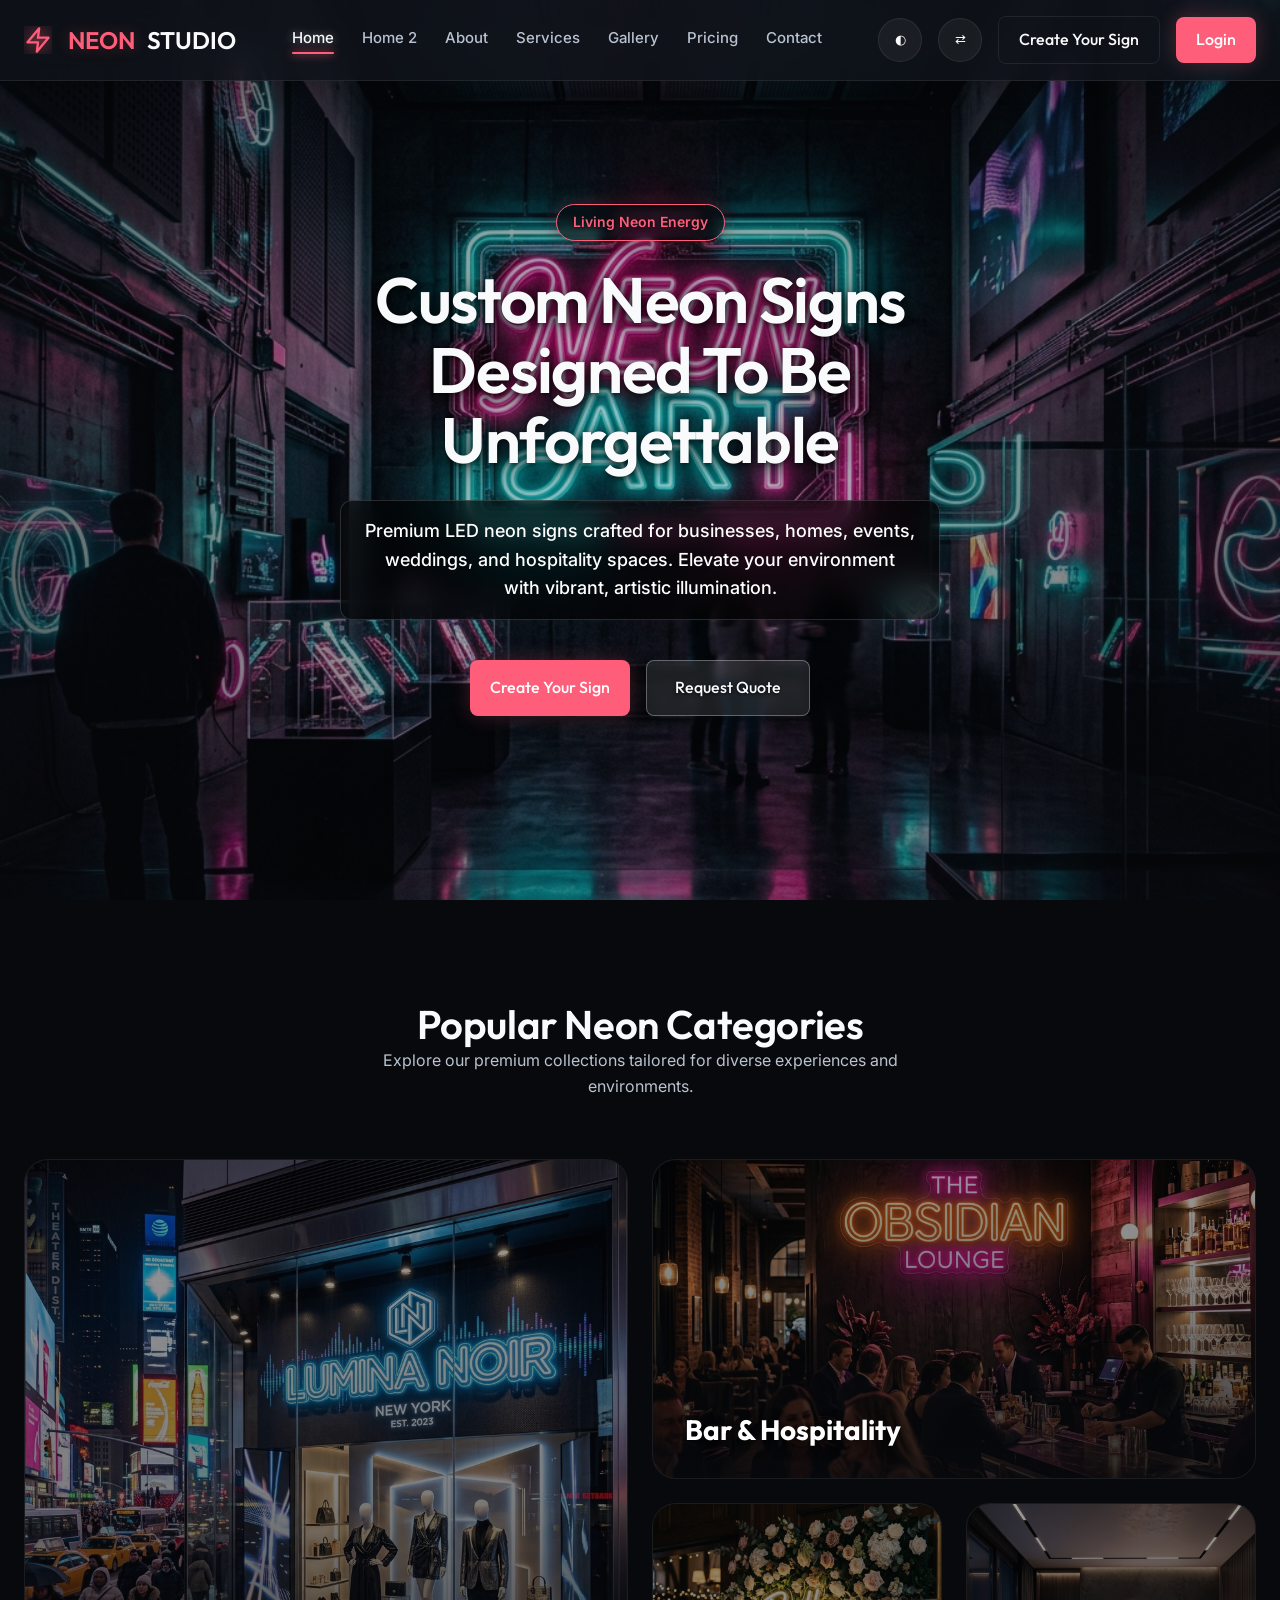
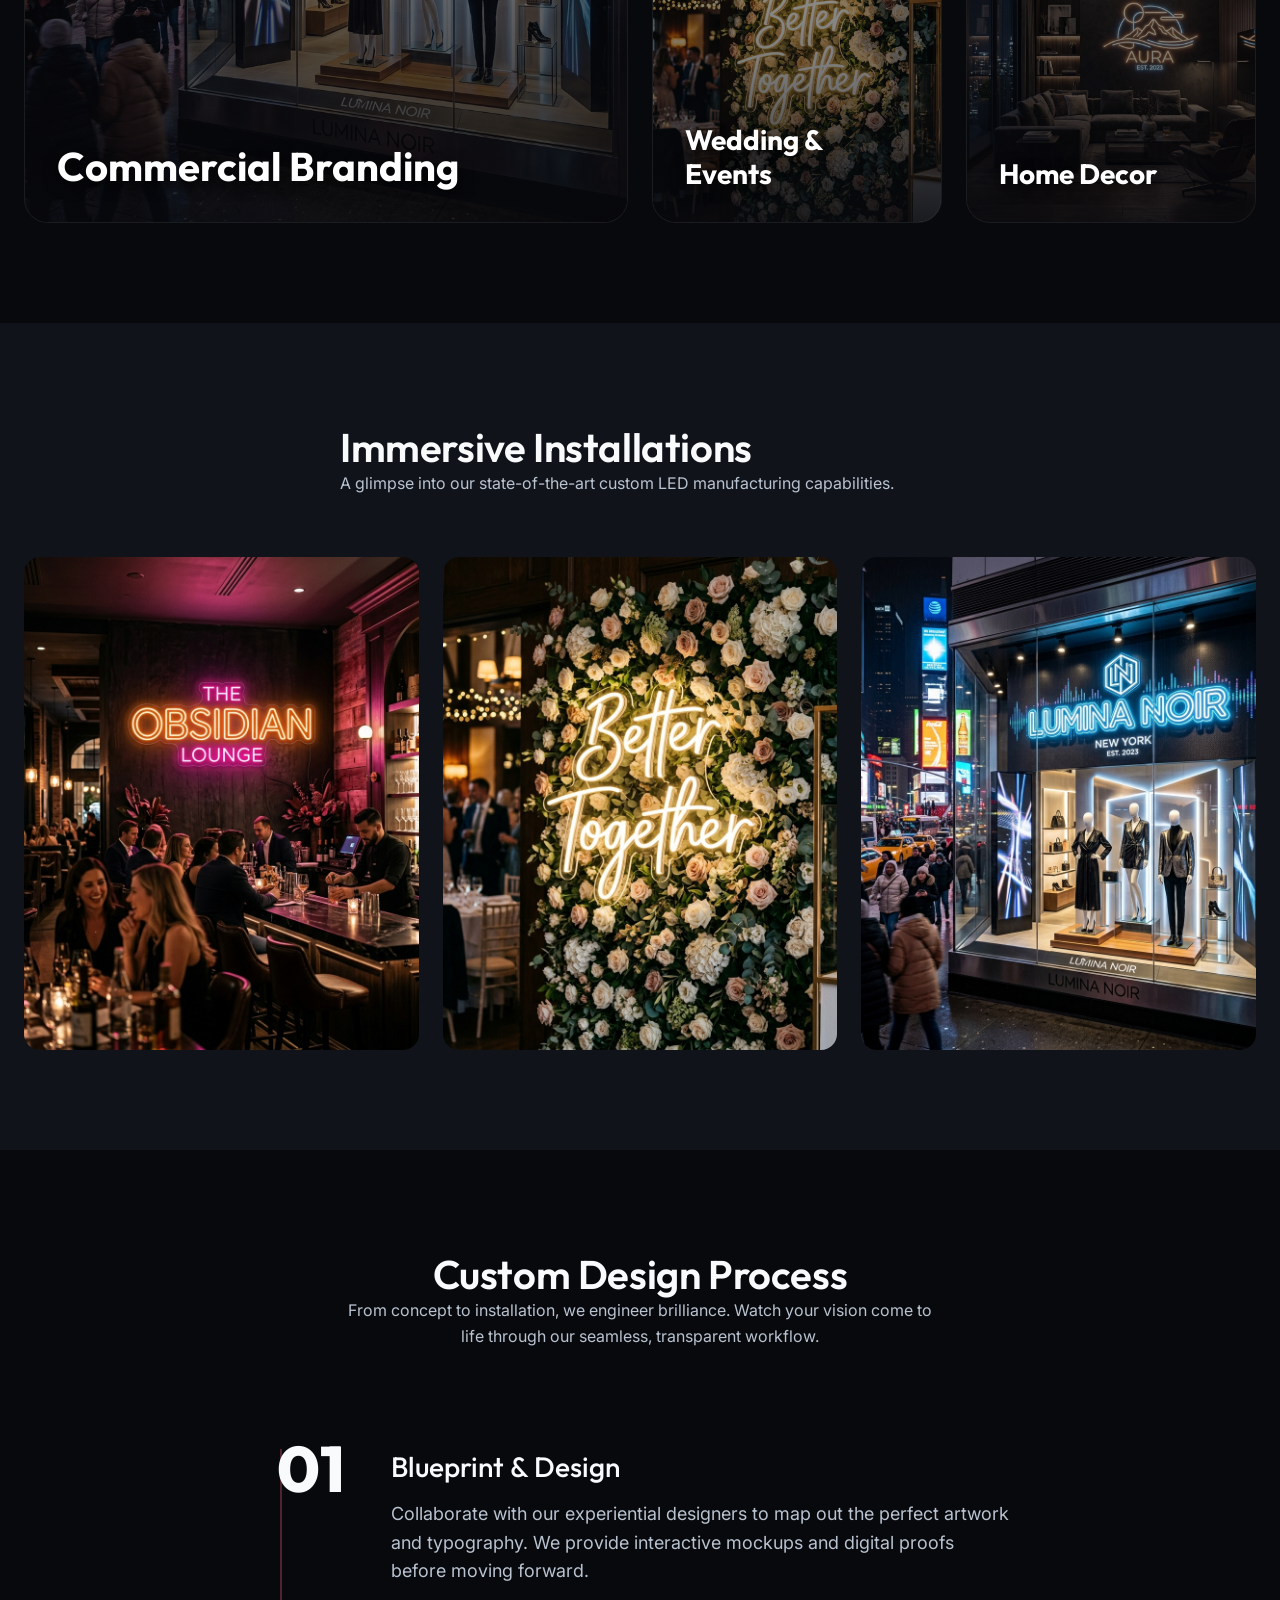
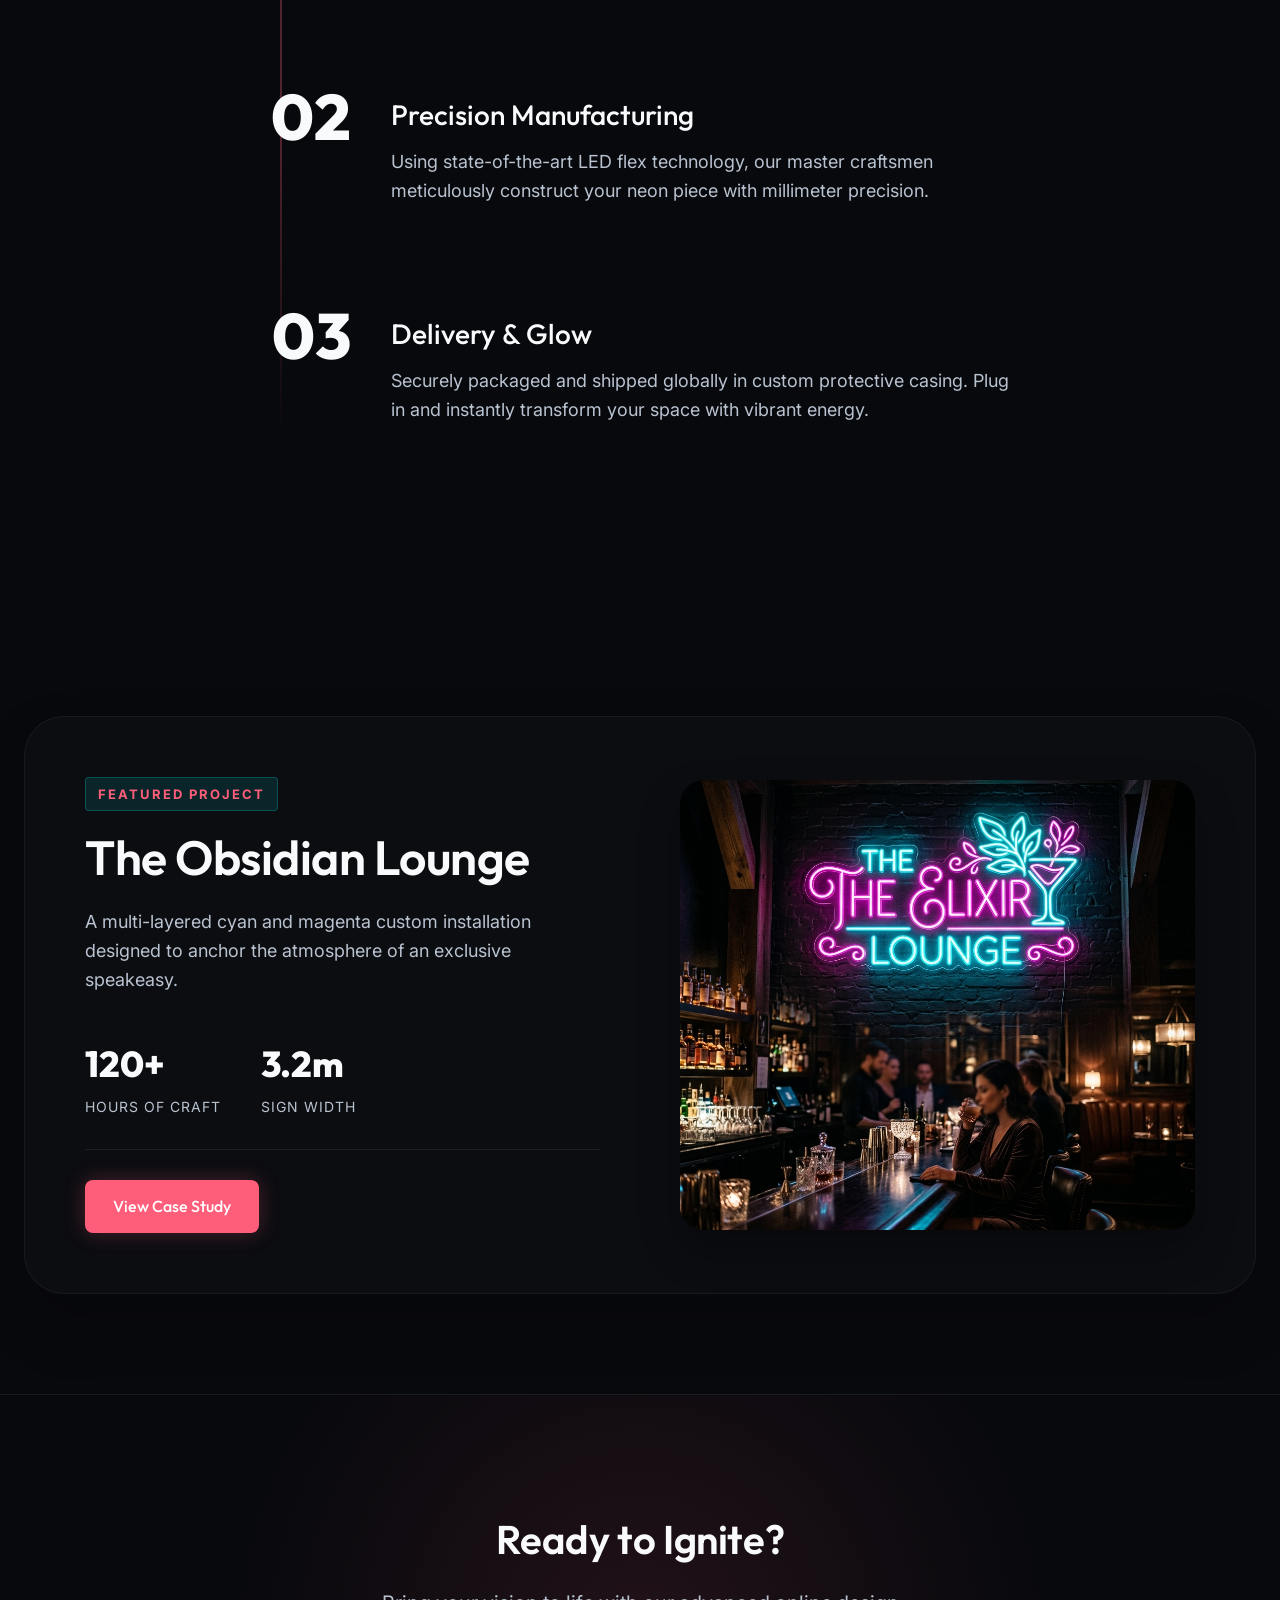
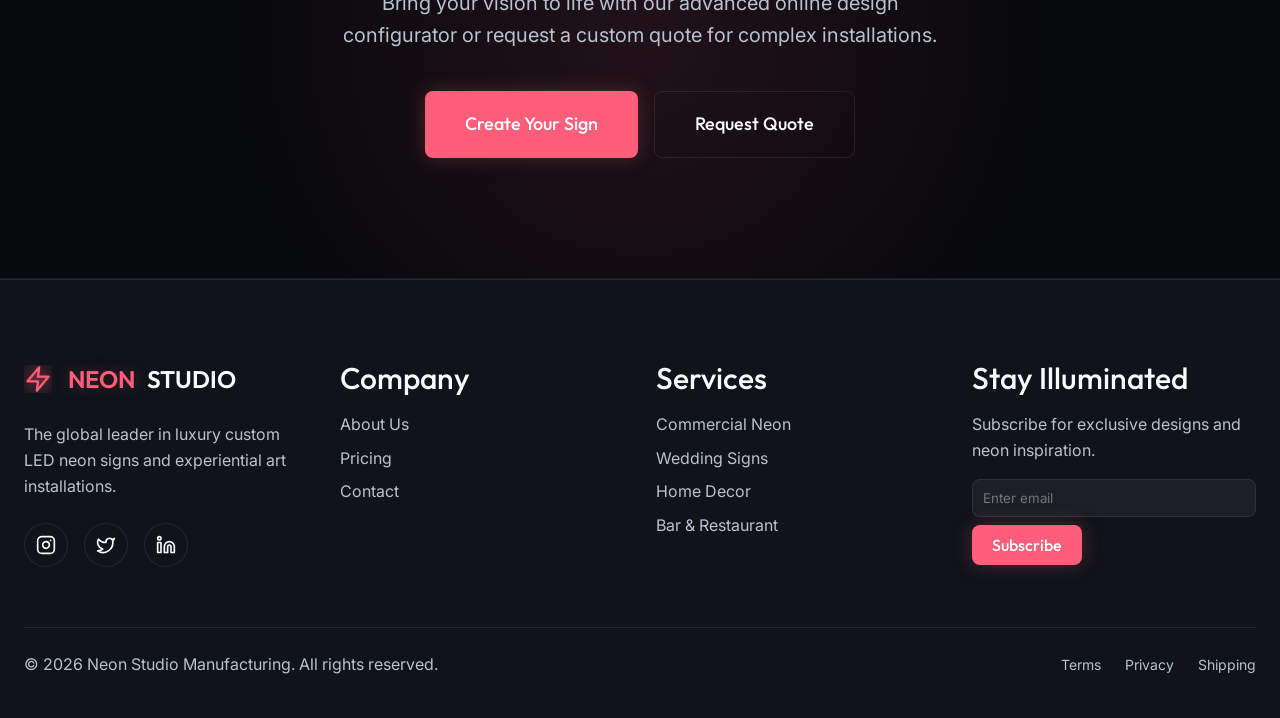
<file: index.html>
<!DOCTYPE html>
<html lang="en" dir="ltr">
<head>
  <meta charset="UTF-8">
  <meta name="viewport" content="width=device-width, initial-scale=1.0">
  <title>Neon Sign Custom Design & Manufacturing</title>
  <meta name="description" content="Premium LED neon signs crafted for businesses, homes, events, weddings, and hospitality spaces.">
  <link rel="stylesheet" href="assets/css/style.css">
  <link rel="stylesheet" href="assets/css/dark-mode.css">
  <link rel="stylesheet" href="assets/css/rtl.css">
  <link rel="icon" type="image/svg+xml" href="assets/images/favicon.svg">
</head>
<body>

  <!-- Navbar -->
  <nav class="navbar">
    <a href="index.html" class="nav-brand">
      <svg width="28" height="28" viewBox="0 0 24 24" fill="none" xmlns="http://www.w3.org/2000/svg" style="flex-shrink: 0; margin-right: 4px;">
        <path d="M13 2L3 14H12L11 22L21 10H12L13 2Z" stroke="var(--accent-primary)" fill="rgba(255, 94, 122, 0.1)" stroke-width="2" stroke-linecap="round" stroke-linejoin="round" style="filter: drop-shadow(0 0 8px var(--accent-primary));"/>
      </svg>
      <span>NEON</span> STUDIO
    </a>
    <button class="hamburger">☰</button>
    <div class="nav-links">
      <a href="index.html" class="active">Home</a>
      <a href="home-2.html">Home 2</a>
      <a href="about.html">About</a>
      <a href="services.html">Services</a>
      <a href="gallery.html">Gallery</a>
      <a href="pricing.html">Pricing</a>
      <a href="contact.html">Contact</a>
    </div>
    <div class="nav-actions">
      <button class="btn-icon theme-toggle" title="Toggle Dark/Light Mode">◐</button>
      <button class="btn-icon rtl-toggle" title="Toggle RTL/LTR">⇄</button>
    <a href="design-configurator.html" class="btn btn-secondary" style="padding: 10px 20px;">Create Your Sign</a>
      <a href="login.html" class="btn btn-primary" style="padding: 10px 20px;">Login</a>
      </div>
  </nav>

  <!-- Hero Section -->
  <section class="hero">
    <div class="hero-bg">
      <img src="assets/images/hero_neon.png" alt="Living Neon Energy Background" style="object-position: center 25%;">
    </div>
    <div class="hero-overlay"></div>
    <div class="container">
      <div class="hero-content fade-up">
        <div class="hero-badge">Living Neon Energy</div>
        <h1>Custom Neon Signs Designed To Be Unforgettable</h1>
        <p style="color: #fff; font-weight: 500; background: rgba(0, 0, 0, 0.6); padding: 16px 24px; border-radius: 12px; backdrop-filter: blur(12px); border: 1px solid rgba(255,255,255,0.15); display: inline-block; text-shadow: none;">Premium LED neon signs crafted for businesses, homes, events, weddings, and hospitality spaces. Elevate your environment with vibrant, artistic illumination.</p>
        <div class="hero-actions">
          <a href="design-configurator.html" class="btn btn-primary" style="padding: 10px 20px;">Create Your Sign</a>
          <a href="contact.html" class="btn btn-secondary">Request Quote</a>
        </div>
      </div>
    </div>
  </section>

  <!-- Categories -->
  <section class="section">
    <div class="container">
      <div class="section-header text-center fade-up">
        <h2>Popular Neon Categories</h2>
        <p>Explore our premium collections tailored for diverse experiences and environments.</p>
      </div>
      <div class="bento-grid">
        <a href="gallery.html" class="bento-card bento-item-1 fade-up" style="transition-delay: 0.1s;">
          <img src="assets/images/commercial_neon.png" alt="Commercial Branding" class="bento-bg">
          <div class="bento-overlay"></div>
          <div class="bento-content">
            <h3 class="bento-title">Commercial Branding</h3>
            <div class="bento-details">
              <p class="bento-desc">High-end Times Square-inspired signage for impactful business identity.</p>
              <span class="bento-btn">View Gallery</span>
            </div>
          </div>
        </a>

        <a href="gallery.html" class="bento-card bento-item-2 fade-up" style="transition-delay: 0.2s;">
          <img src="assets/images/bar_neon.png" alt="Bar & Hospitality" class="bento-bg">
          <div class="bento-overlay"></div>
          <div class="bento-content">
            <h3 class="bento-title">Bar & Hospitality</h3>
            <div class="bento-details">
              <p class="bento-desc">Vibrant atmosphere lighting for premium nightlife.</p>
              <span class="bento-btn">View Gallery</span>
            </div>
          </div>
        </a>

        <a href="gallery.html" class="bento-card bento-item-3 fade-up" style="transition-delay: 0.3s;">
          <img src="assets/images/wedding_neon.png" alt="Wedding & Events" class="bento-bg">
          <div class="bento-overlay"></div>
          <div class="bento-content">
            <h3 class="bento-title">Wedding & Events</h3>
            <div class="bento-details">
              <p class="bento-desc">Elegant script neon designs to make moments unforgettable.</p>
              <span class="bento-btn">View Gallery</span>
            </div>
          </div>
        </a>

        <a href="gallery.html" class="bento-card bento-item-4 fade-up" style="transition-delay: 0.4s;">
          <img src="assets/images/home_neon.png" alt="Home Decor" class="bento-bg">
          <div class="bento-overlay"></div>
          <div class="bento-content">
            <h3 class="bento-title">Home Decor</h3>
            <div class="bento-details">
              <p class="bento-desc">Artistic custom pieces for modern interiors.</p>
              <span class="bento-btn">View Gallery</span>
            </div>
          </div>
        </a>
      </div>
    </div>
  </section>

  <!-- Interactive Showcase -->
  <section class="section" style="background: var(--bg-secondary);">
    <div class="container">
      <div class="section-header fade-up">
        <h2>Immersive Installations</h2>
        <p>A glimpse into our state-of-the-art custom LED manufacturing capabilities.</p>
      </div>
      <div class="portfolio-grid">
        <div class="portfolio-item fade-up">
          <img src="assets/images/bar_neon.png" alt="Luxury Nightlife Bar Neon">
          <div class="portfolio-overlay">
            <h3>Nightlife Illumination</h3>
            <p>Premium Bar Signage</p>
          </div>
        </div>
        <div class="portfolio-item fade-up" style="transition-delay: 0.1s;">
          <img src="assets/images/wedding_neon.png" alt="Elegant Wedding Neon">
          <div class="portfolio-overlay">
            <h3>Event Masterpieces</h3>
            <p>Wedding Backdrops</p>
          </div>
        </div>
        <div class="portfolio-item fade-up" style="transition-delay: 0.2s;">
          <img src="assets/images/commercial_neon.png" alt="Commercial Branding Neon">
          <div class="portfolio-overlay">
            <h3>Retail Displays</h3>
            <p>Window Installations</p>
          </div>
        </div>
      </div>
    </div>
  </section>

  <!-- Design Process -->
  <section class="section">
    <div class="container">
      <div class="section-header text-center fade-up">
        <h2>Custom Design Process</h2>
        <p>From concept to installation, we engineer brilliance. Watch your vision come to life through our seamless, transparent workflow.</p>
      </div>
      <div class="process-modern fade-up">
        <div class="process-modern-right">
          <div class="modern-step">
            <div class="modern-step-num">01</div>
            <div class="modern-step-content">
              <h3>Blueprint & Design</h3>
              <p>Collaborate with our experiential designers to map out the perfect artwork and typography. We provide interactive mockups and digital proofs before moving forward.</p>
            </div>
          </div>
          <div class="modern-step">
            <div class="modern-step-num">02</div>
            <div class="modern-step-content">
              <h3>Precision Manufacturing</h3>
              <p>Using state-of-the-art LED flex technology, our master craftsmen meticulously construct your neon piece with millimeter precision.</p>
            </div>
          </div>
          <div class="modern-step">
            <div class="modern-step-num">03</div>
            <div class="modern-step-content">
              <h3>Delivery & Glow</h3>
              <p>Securely packaged and shipped globally in custom protective casing. Plug in and instantly transform your space with vibrant energy.</p>
            </div>
          </div>
        </div>
      </div>
    </div>
  </section>

  <!-- Featured Masterpiece Section -->
  <section class="section">
    <div class="container">
      <div class="masterpiece-wrapper">
        <div class="masterpiece-content fade-up">
          <div class="badge-accent">Featured Project</div>
          <h2 class="neon-text">The Obsidian Lounge</h2>
          <p class="lead-text">A multi-layered cyan and magenta custom installation designed to anchor the atmosphere of an exclusive speakeasy.</p>
          <div class="project-metrics">
            <div class="metric">
              <span class="metric-value">120+</span>
              <span class="metric-label">Hours of Craft</span>
            </div>
            <div class="metric">
              <span class="metric-value">3.2m</span>
              <span class="metric-label">Sign Width</span>
            </div>
          </div>
          <a href="gallery.html" class="btn btn-primary">View Case Study</a>
        </div>
        <div class="masterpiece-visual fade-up" style="transition-delay: 0.2s;">
          <div class="visual-inner">
            <img src="assets/images/featured_masterpiece.png" alt="Featured Custom Neon Sign Project">
            <div class="glow-overlay"></div>
          </div>
        </div>
      </div>
    </div>
  </section>

  <!-- Call to action -->
  <section class="section" style="padding: 120px 0; border-top: 1px solid var(--border-color); border-bottom: 1px solid var(--border-color); position: relative; overflow: hidden;">
    <div style="position: absolute; top: 50%; left: 50%; transform: translate(-50%, -50%); width: 100%; height: 100%; background: radial-gradient(circle at center, rgba(255,94,122,0.1), transparent 60%); z-index: -1;"></div>
    <div class="container text-center fade-up">
      <h2 class="neon-text mb-6">Ready to Ignite?</h2>
      <p style="max-width: 600px; margin: 0 auto 40px; font-size: 20px;">Bring your vision to life with our advanced online design configurator or request a custom quote for complex installations.</p>
      <div class="hero-actions" style="justify-content: center;">
        <a href="design-configurator.html" class="btn btn-primary" style="padding: 18px 40px; font-size: 18px;">Create Your Sign</a>
        <a href="contact.html" class="btn btn-secondary" style="padding: 18px 40px; font-size: 18px;">Request Quote</a>
      </div>
    </div>
  </section>

  <!-- Footer -->
  <footer class="footer">
    <div class="container">
      <div class="grid-4">
        <div>
          <a href="index.html" class="nav-brand mb-6">
            <svg width="28" height="28" viewBox="0 0 24 24" fill="none" xmlns="http://www.w3.org/2000/svg" style="flex-shrink: 0; margin-right: 4px;">
        <path d="M13 2L3 14H12L11 22L21 10H12L13 2Z" stroke="var(--accent-primary)" fill="rgba(255, 94, 122, 0.1)" stroke-width="2" stroke-linecap="round" stroke-linejoin="round" style="filter: drop-shadow(0 0 8px var(--accent-primary));"/>
      </svg>
            <span>NEON</span> STUDIO
          </a>
          <p>The global leader in luxury custom LED neon signs and experiential art installations.</p>
          <div class="social-links" style="display: flex; gap: 16px; margin-top: 24px;">
            <a href="#" class="social-icon" aria-label="Instagram">
              <svg viewBox="0 0 24 24" fill="none" stroke="currentColor" stroke-width="2" stroke-linecap="round" stroke-linejoin="round"><rect x="2" y="2" width="20" height="20" rx="5" ry="5"></rect><path d="M16 11.37A4 4 0 1 1 12.63 8 4 4 0 0 1 16 11.37z"></path><line x1="17.5" y1="6.5" x2="17.51" y2="6.5"></line></svg>
            </a>
            <a href="#" class="social-icon" aria-label="Twitter">
              <svg viewBox="0 0 24 24" fill="none" stroke="currentColor" stroke-width="2" stroke-linecap="round" stroke-linejoin="round"><path d="M22 4s-.7 2.1-2 3.4c1.6 10-9.4 17.3-18 11.6 2.2.1 4.4-.6 6-2C3 15.5.5 9.6 3 5c2.2 2.6 5.6 4.1 9 4-.9-4.2 4-6.6 7-3.8 1.1 0 3-1.2 3-1.2z"></path></svg>
            </a>
            <a href="#" class="social-icon" aria-label="LinkedIn">
              <svg viewBox="0 0 24 24" fill="none" stroke="currentColor" stroke-width="2" stroke-linecap="round" stroke-linejoin="round"><path d="M16 8a6 6 0 0 1 6 6v7h-4v-7a2 2 0 0 0-2-2 2 2 0 0 0-2 2v7h-4v-7a6 6 0 0 1 6-6z"></path><rect x="2" y="9" width="4" height="12"></rect><circle cx="4" cy="4" r="2"></circle></svg>
            </a>
          </div>
        </div>
        <div>
          <h3 class="mb-4">Company</h3>
          <p class="mb-2"><a href="about.html">About Us</a></p>
          <p class="mb-2"></p>
          <p class="mb-2"><a href="pricing.html">Pricing</a></p>
          <p class="mb-2"><a href="contact.html">Contact</a></p>
        </div>
        <div>
          <h3 class="mb-4">Services</h3>
          <p class="mb-2"><a href="services.html">Commercial Neon</a></p>
          <p class="mb-2"><a href="services.html">Wedding Signs</a></p>
          <p class="mb-2"><a href="services.html">Home Decor</a></p>
          <p class="mb-2"><a href="services.html">Bar & Restaurant</a></p>
        </div>
        <div>
          <h3 class="mb-4">Stay Illuminated</h3>
          <p class="mb-4">Subscribe for exclusive designs and neon inspiration.</p>
          <div style="display: flex; gap: 8px; flex-wrap: wrap;">
            <input type="email" class="form-control" placeholder="Enter email" style="padding: 10px;">
            <button class="btn btn-primary" style="padding: 10px 20px;">Subscribe</button>
          </div>
        </div>
      </div>
      <div class="footer-bottom">
        <p>&copy; 2026 Neon Studio Manufacturing. All rights reserved.</p>
        <div style="display: flex; gap: 24px;">
          <a href="#">Terms</a>
          <a href="#">Privacy</a>
          <a href="#">Shipping</a>
        </div>
      </div>
    </div>
  </footer>

  <script src="assets/js/main.js"></script>
</body>
</html>
</file>
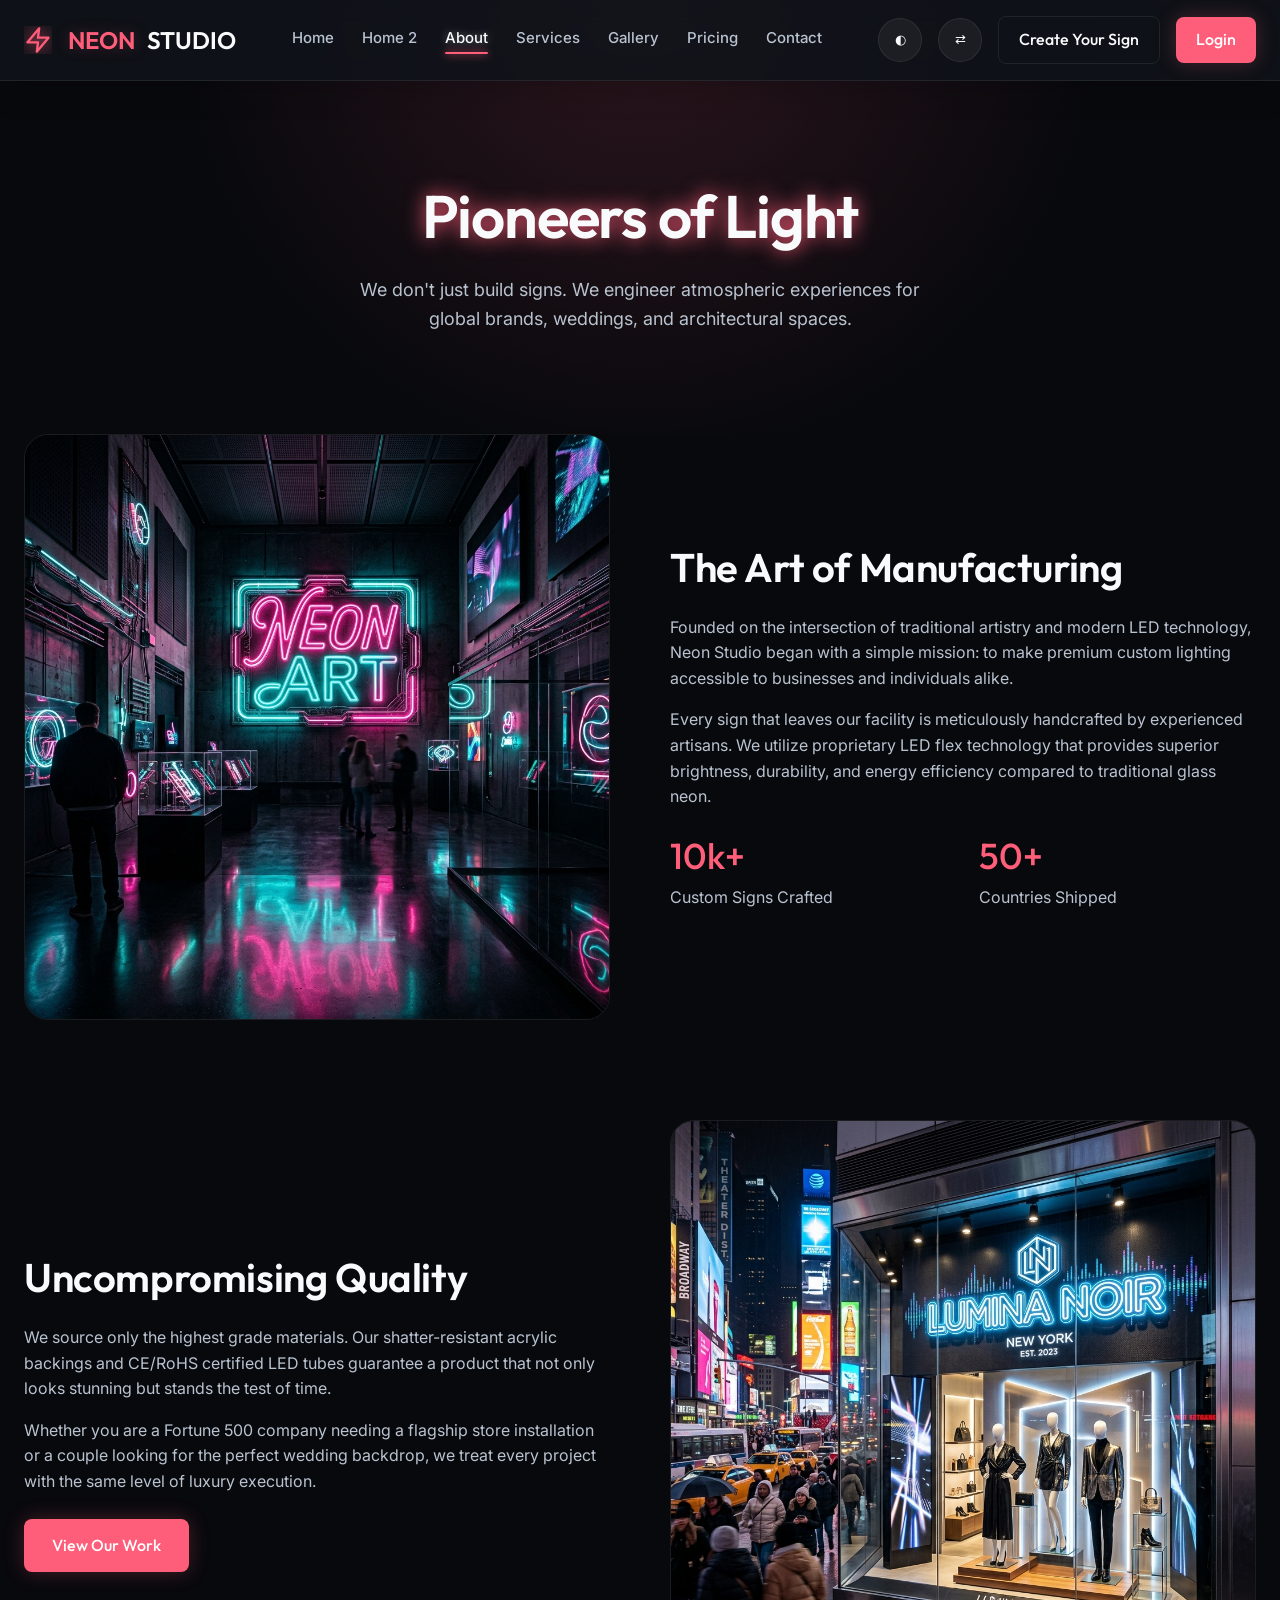
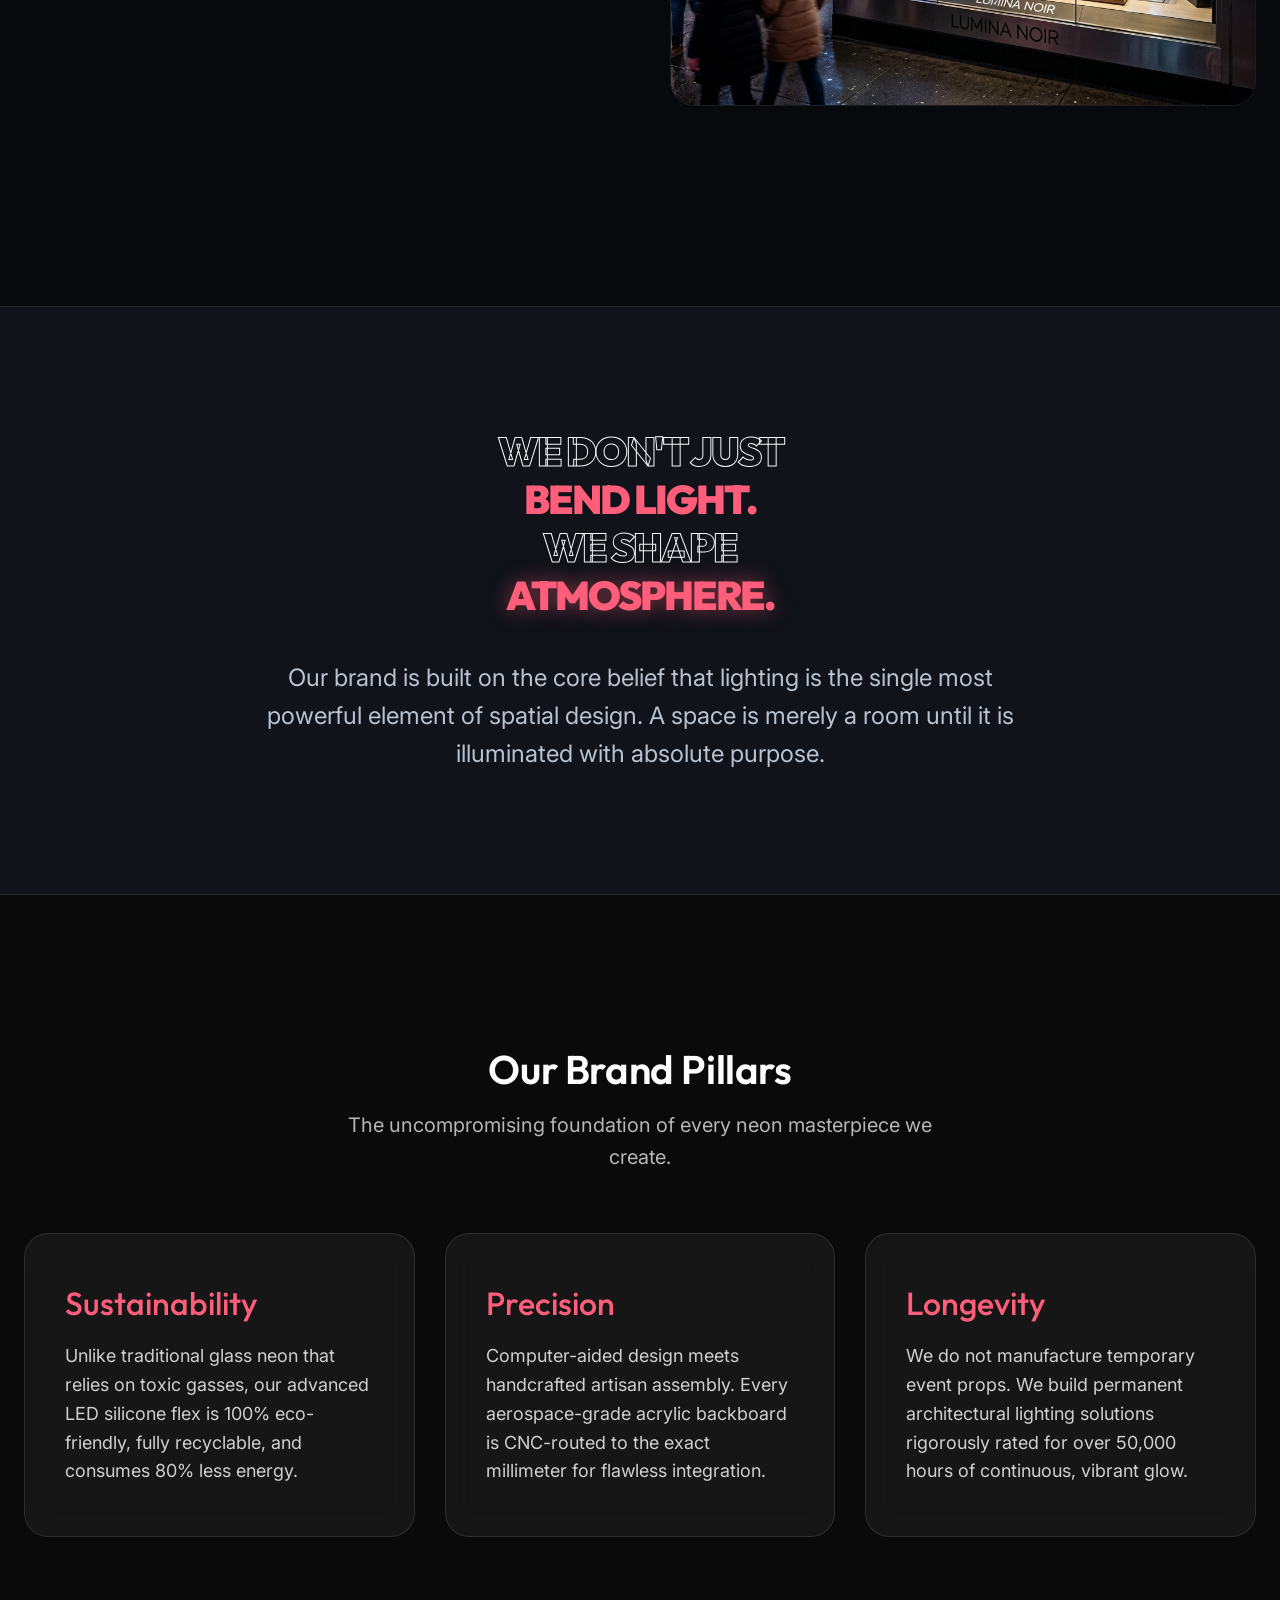
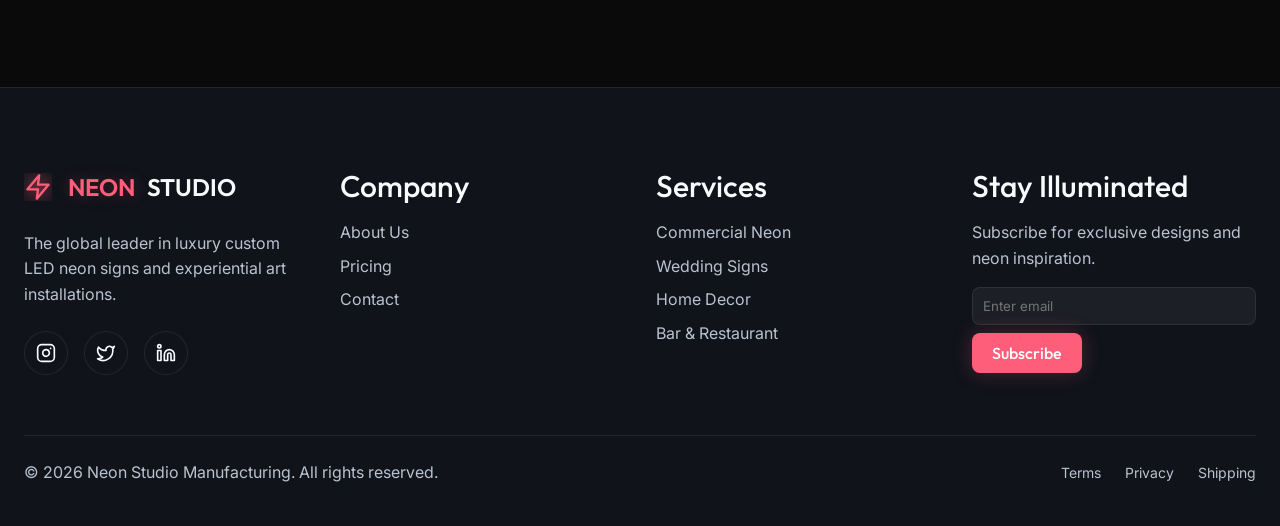
<file: about.html>
<!DOCTYPE html>
<html lang="en" dir="ltr">
<head>
  <meta charset="UTF-8">
  <meta name="viewport" content="width=device-width, initial-scale=1.0">
  <title>About Us - Neon Studio</title>
  <link rel="stylesheet" href="assets/css/style.css">
  <link rel="stylesheet" href="assets/css/dark-mode.css">
  <link rel="stylesheet" href="assets/css/rtl.css">
  <style>
    .about-hero {
      padding: 180px 0 100px;
      text-align: center;
      background: radial-gradient(circle at top center, rgba(255, 94, 122, 0.15), transparent 60%);
    }

    .story-grid {
      display: grid;
      grid-template-columns: 1fr 1fr;
      gap: 60px;
      align-items: center;
      margin-bottom: 100px;
    }

    @media (max-width: 768px) {
      .story-grid {
        grid-template-columns: 1fr;
      }
    }

    .story-image {
      border-radius: 24px;
      overflow: hidden;
      border: 1px solid var(--border-color);
    }
  </style>
  <link rel="icon" type="image/svg+xml" href="assets/images/favicon.svg">
</head>
<body>

  <!-- Navbar -->
  <nav class="navbar">
    <a href="index.html" class="nav-brand">
      <svg width="28" height="28" viewBox="0 0 24 24" fill="none" xmlns="http://www.w3.org/2000/svg" style="flex-shrink: 0; margin-right: 4px;">
        <path d="M13 2L3 14H12L11 22L21 10H12L13 2Z" stroke="var(--accent-primary)" fill="rgba(255, 94, 122, 0.1)" stroke-width="2" stroke-linecap="round" stroke-linejoin="round" style="filter: drop-shadow(0 0 8px var(--accent-primary));"/>
      </svg>
      <span>NEON</span> STUDIO
    </a>
    <button class="hamburger">☰</button>
    <div class="nav-links">
      <a href="index.html">Home</a>
      <a href="home-2.html">Home 2</a>
      <a href="about.html" class="active">About</a>
      <a href="services.html">Services</a>
      <a href="gallery.html">Gallery</a>
      <a href="pricing.html">Pricing</a>
      <a href="contact.html">Contact</a>
    </div>
    <div class="nav-actions">
      <button class="btn-icon theme-toggle" title="Toggle Dark/Light Mode">◐</button>
      <button class="btn-icon rtl-toggle" title="Toggle RTL/LTR">⇄</button>
    <a href="design-configurator.html" class="btn btn-secondary" style="padding: 10px 20px;">Create Your Sign</a>
      <a href="login.html" class="btn btn-primary" style="padding: 10px 20px;">Login</a>
      </div>
  </nav>

  <!-- Page Header -->
  <header class="about-hero">
    <div class="container fade-up">
      <h1 class="neon-text" style="text-shadow: 0 0 20px #FF5E7A;">Pioneers of Light</h1>
      <p style="max-width: 600px; margin: 24px auto 0; font-size: 18px;">We don't just build signs. We engineer atmospheric experiences for global brands, weddings, and architectural spaces.</p>
    </div>
  </header>

  <!-- Story Section -->
  <section class="section" style="padding-top: 0;">
    <div class="container">
      
      <div class="story-grid fade-up">
        <div class="story-image">
          <img src="assets/images/hero_neon.png" alt="Neon Studio Workshop">
        </div>
        <div>
          <h2 class="mb-6">The Art of Manufacturing</h2>
          <p class="mb-4">Founded on the intersection of traditional artistry and modern LED technology, Neon Studio began with a simple mission: to make premium custom lighting accessible to businesses and individuals alike.</p>
          <p class="mb-6">Every sign that leaves our facility is meticulously handcrafted by experienced artisans. We utilize proprietary LED flex technology that provides superior brightness, durability, and energy efficiency compared to traditional glass neon.</p>
          <div class="grid-2">
            <div>
              <h3 style="color: var(--accent-primary); font-size: 36px;" class="mb-2">10k+</h3>
              <p>Custom Signs Crafted</p>
            </div>
            <div>
              <h3 style="color: var(--accent-primary); font-size: 36px;" class="mb-2">50+</h3>
              <p>Countries Shipped</p>
            </div>
          </div>
        </div>
      </div>

      <div class="story-grid fade-up" style="direction: rtl;">
        <div class="story-image">
          <img src="assets/images/commercial_neon.png" alt="Commercial Neon Installation">
        </div>
        <div style="direction: ltr;">
          <h2 class="mb-6">Uncompromising Quality</h2>
          <p class="mb-4">We source only the highest grade materials. Our shatter-resistant acrylic backings and CE/RoHS certified LED tubes guarantee a product that not only looks stunning but stands the test of time.</p>
          <p class="mb-6">Whether you are a Fortune 500 company needing a flagship store installation or a couple looking for the perfect wedding backdrop, we treat every project with the same level of luxury execution.</p>
          <a href="gallery.html" class="btn btn-primary">View Our Work</a>
        </div>
      </div>

    </div>
  </section>

  <!-- Section: Brand Manifesto -->
  <section class="section manifesto-section" style="padding: 120px 0; border-top: 1px solid var(--border-color); border-bottom: 1px solid var(--border-color); background: var(--bg-secondary);">
    <div class="container text-center fade-up">
      <h2 style="margin-bottom: 40px; text-transform: uppercase; font-weight: 900; letter-spacing: -2px;">
        <span style="color: transparent; -webkit-text-stroke: 1px var(--text-primary);">We don't just</span><br>
        <span class="neon-text" style="color: var(--accent-primary);">bend light.</span><br>
        <span style="color: transparent; -webkit-text-stroke: 1px var(--text-primary);">We shape</span><br>
        <span style="color: var(--accent-primary); text-shadow: 0 0 20px rgba(255, 94, 122,0.5);">atmosphere.</span>
      </h2>
      <p style="font-size: 24px; color: var(--text-secondary); max-width: 800px; margin: 0 auto; line-height: 1.6;">Our brand is built on the core belief that lighting is the single most powerful element of spatial design. A space is merely a room until it is illuminated with absolute purpose.</p>
    </div>
  </section>

  <!-- Section: Brand Pillars -->
  <section class="section force-dark-theme" style="position: relative; padding: 150px 0; overflow: hidden; background: #0a0a0a;">
    <div style="position: absolute; top: 0; left: 0; width: 100%; height: 100%; background: url('assets/images/anatomy_neon_macro.png') center/cover no-repeat; filter: brightness(0.2) grayscale(0.5); z-index: -2;"></div>
    <div style="position: absolute; top: 0; left: 0; width: 100%; height: 100%; background: linear-gradient(180deg, #0a0a0a 0%, transparent 30%, transparent 70%, #0a0a0a 100%); z-index: -1;"></div>
    
    <div class="container" style="position: relative; z-index: 10;">
      <div class="section-header text-center fade-up">
        <h2 class="mb-4" style="color: #fff;">Our Brand Pillars</h2>
        <p style="color: rgba(255,255,255,0.7); font-size: 20px;">The uncompromising foundation of every neon masterpiece we create.</p>
      </div>

      <div class="brand-pillars">
        <div class="pillar-card fade-up">
          <h3 style="color: var(--accent-primary);">Sustainability</h3>
          <p>Unlike traditional glass neon that relies on toxic gasses, our advanced LED silicone flex is 100% eco-friendly, fully recyclable, and consumes 80% less energy.</p>
        </div>
        <div class="pillar-card fade-up" style="transition-delay: 0.1s;">
          <h3 style="color: var(--accent-primary);">Precision</h3>
          <p>Computer-aided design meets handcrafted artisan assembly. Every aerospace-grade acrylic backboard is CNC-routed to the exact millimeter for flawless integration.</p>
        </div>
        <div class="pillar-card fade-up" style="transition-delay: 0.2s;">
          <h3 style="color: var(--accent-primary);">Longevity</h3>
          <p>We do not manufacture temporary event props. We build permanent architectural lighting solutions rigorously rated for over 50,000 hours of continuous, vibrant glow.</p>
        </div>
      </div>
    </div>
  </section>

  <!-- Footer -->
  <footer class="footer">
    <div class="container">
      <div class="grid-4">
        <div>
          <a href="index.html" class="nav-brand mb-6">
            <svg width="28" height="28" viewBox="0 0 24 24" fill="none" xmlns="http://www.w3.org/2000/svg" style="flex-shrink: 0; margin-right: 4px;">
        <path d="M13 2L3 14H12L11 22L21 10H12L13 2Z" stroke="var(--accent-primary)" fill="rgba(255, 94, 122, 0.1)" stroke-width="2" stroke-linecap="round" stroke-linejoin="round" style="filter: drop-shadow(0 0 8px var(--accent-primary));"/>
      </svg>
            <span>NEON</span> STUDIO
          </a>
          <p>The global leader in luxury custom LED neon signs and experiential art installations.</p>
          <div class="social-links" style="display: flex; gap: 16px; margin-top: 24px;">
            <a href="#" class="social-icon" aria-label="Instagram">
              <svg viewBox="0 0 24 24" fill="none" stroke="currentColor" stroke-width="2" stroke-linecap="round" stroke-linejoin="round"><rect x="2" y="2" width="20" height="20" rx="5" ry="5"></rect><path d="M16 11.37A4 4 0 1 1 12.63 8 4 4 0 0 1 16 11.37z"></path><line x1="17.5" y1="6.5" x2="17.51" y2="6.5"></line></svg>
            </a>
            <a href="#" class="social-icon" aria-label="Twitter">
              <svg viewBox="0 0 24 24" fill="none" stroke="currentColor" stroke-width="2" stroke-linecap="round" stroke-linejoin="round"><path d="M22 4s-.7 2.1-2 3.4c1.6 10-9.4 17.3-18 11.6 2.2.1 4.4-.6 6-2C3 15.5.5 9.6 3 5c2.2 2.6 5.6 4.1 9 4-.9-4.2 4-6.6 7-3.8 1.1 0 3-1.2 3-1.2z"></path></svg>
            </a>
            <a href="#" class="social-icon" aria-label="LinkedIn">
              <svg viewBox="0 0 24 24" fill="none" stroke="currentColor" stroke-width="2" stroke-linecap="round" stroke-linejoin="round"><path d="M16 8a6 6 0 0 1 6 6v7h-4v-7a2 2 0 0 0-2-2 2 2 0 0 0-2 2v7h-4v-7a6 6 0 0 1 6-6z"></path><rect x="2" y="9" width="4" height="12"></rect><circle cx="4" cy="4" r="2"></circle></svg>
            </a>
          </div>
        </div>
        <div>
          <h3 class="mb-4">Company</h3>
          <p class="mb-2"><a href="about.html">About Us</a></p>
          <p class="mb-2"></p>
          <p class="mb-2"><a href="pricing.html">Pricing</a></p>
          <p class="mb-2"><a href="contact.html">Contact</a></p>
        </div>
        <div>
          <h3 class="mb-4">Services</h3>
          <p class="mb-2"><a href="services.html">Commercial Neon</a></p>
          <p class="mb-2"><a href="services.html">Wedding Signs</a></p>
          <p class="mb-2"><a href="services.html">Home Decor</a></p>
          <p class="mb-2"><a href="services.html">Bar & Restaurant</a></p>
        </div>
        <div>
          <h3 class="mb-4">Stay Illuminated</h3>
          <p class="mb-4">Subscribe for exclusive designs and neon inspiration.</p>
          <div style="display: flex; gap: 8px; flex-wrap: wrap;">
            <input type="email" class="form-control" placeholder="Enter email" style="padding: 10px;">
            <button class="btn btn-primary" style="padding: 10px 20px;">Subscribe</button>
          </div>
        </div>
      </div>
      <div class="footer-bottom">
        <p>&copy; 2026 Neon Studio Manufacturing. All rights reserved.</p>
        <div style="display: flex; gap: 24px;">
          <a href="#">Terms</a>
          <a href="#">Privacy</a>
          <a href="#">Shipping</a>
        </div>
      </div>
    </div>
  </footer>

  <script src="assets/js/main.js"></script>
</body>
</html>
</file>
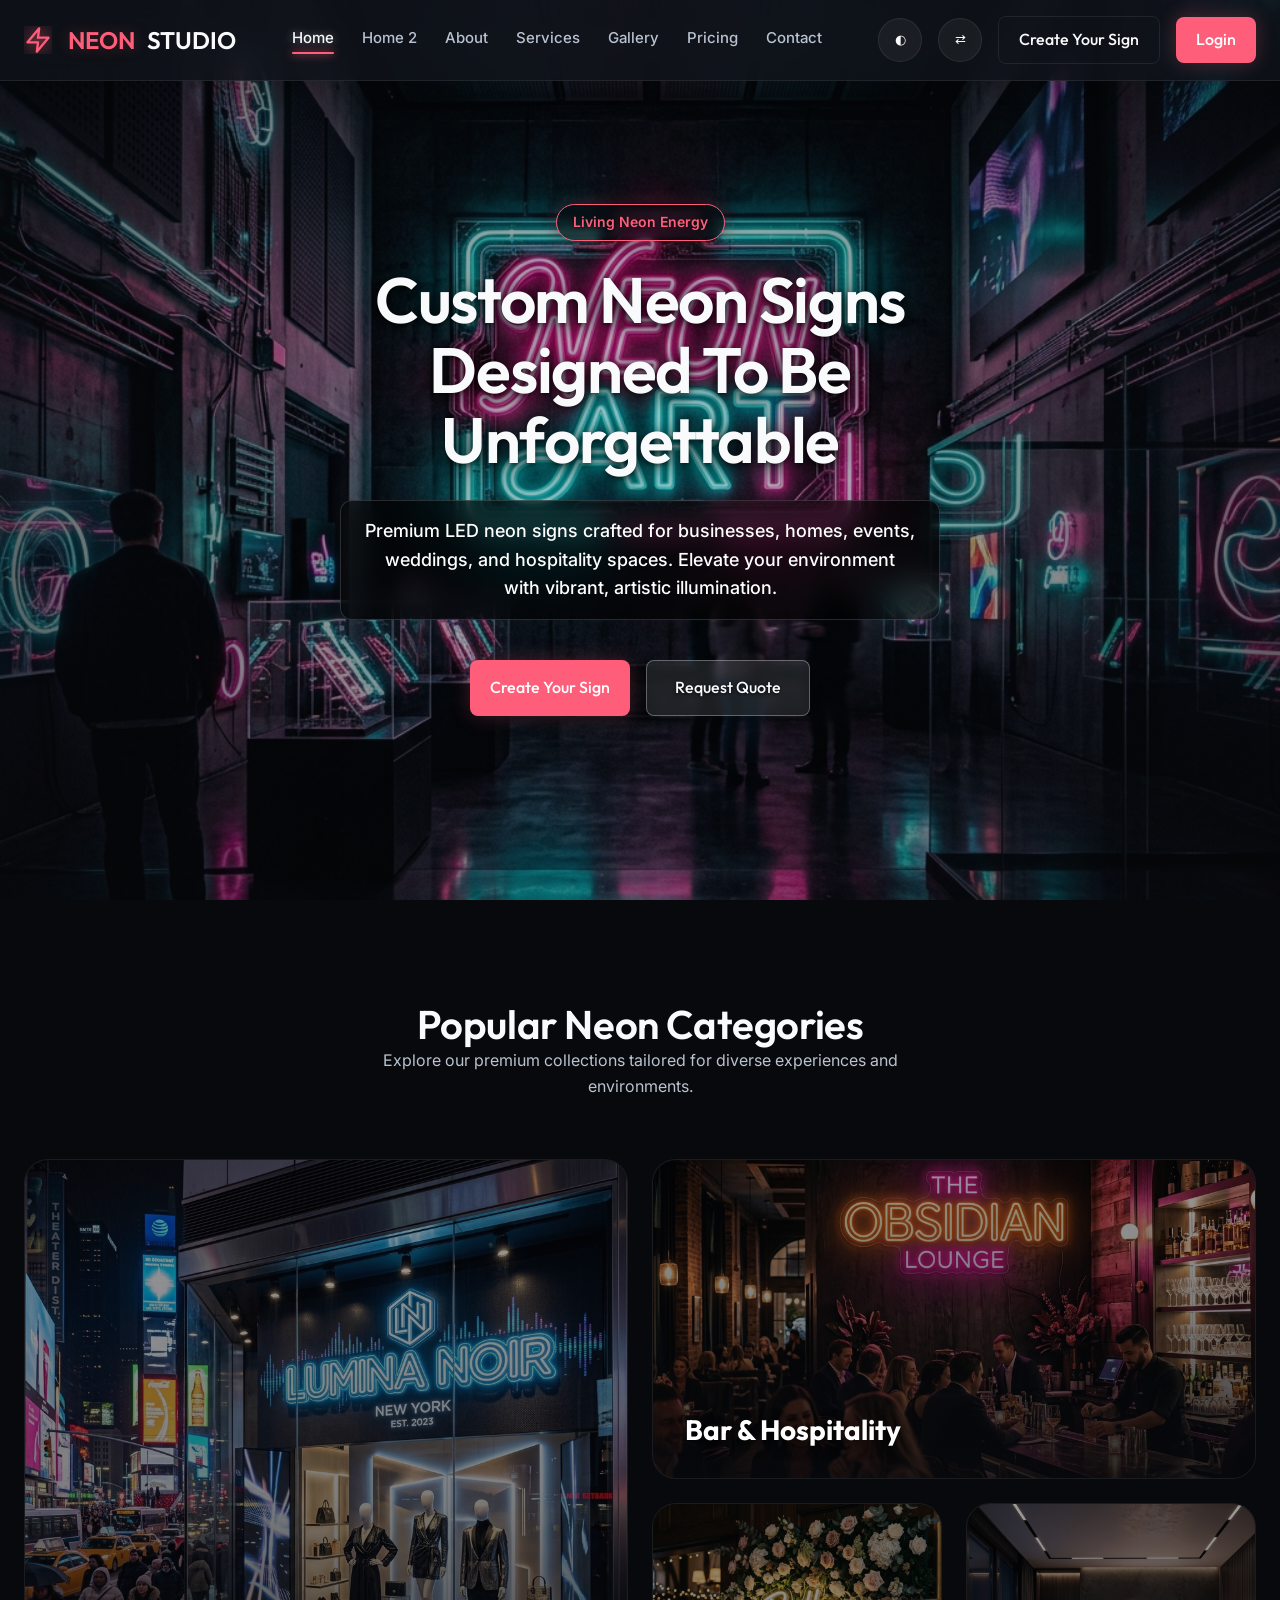
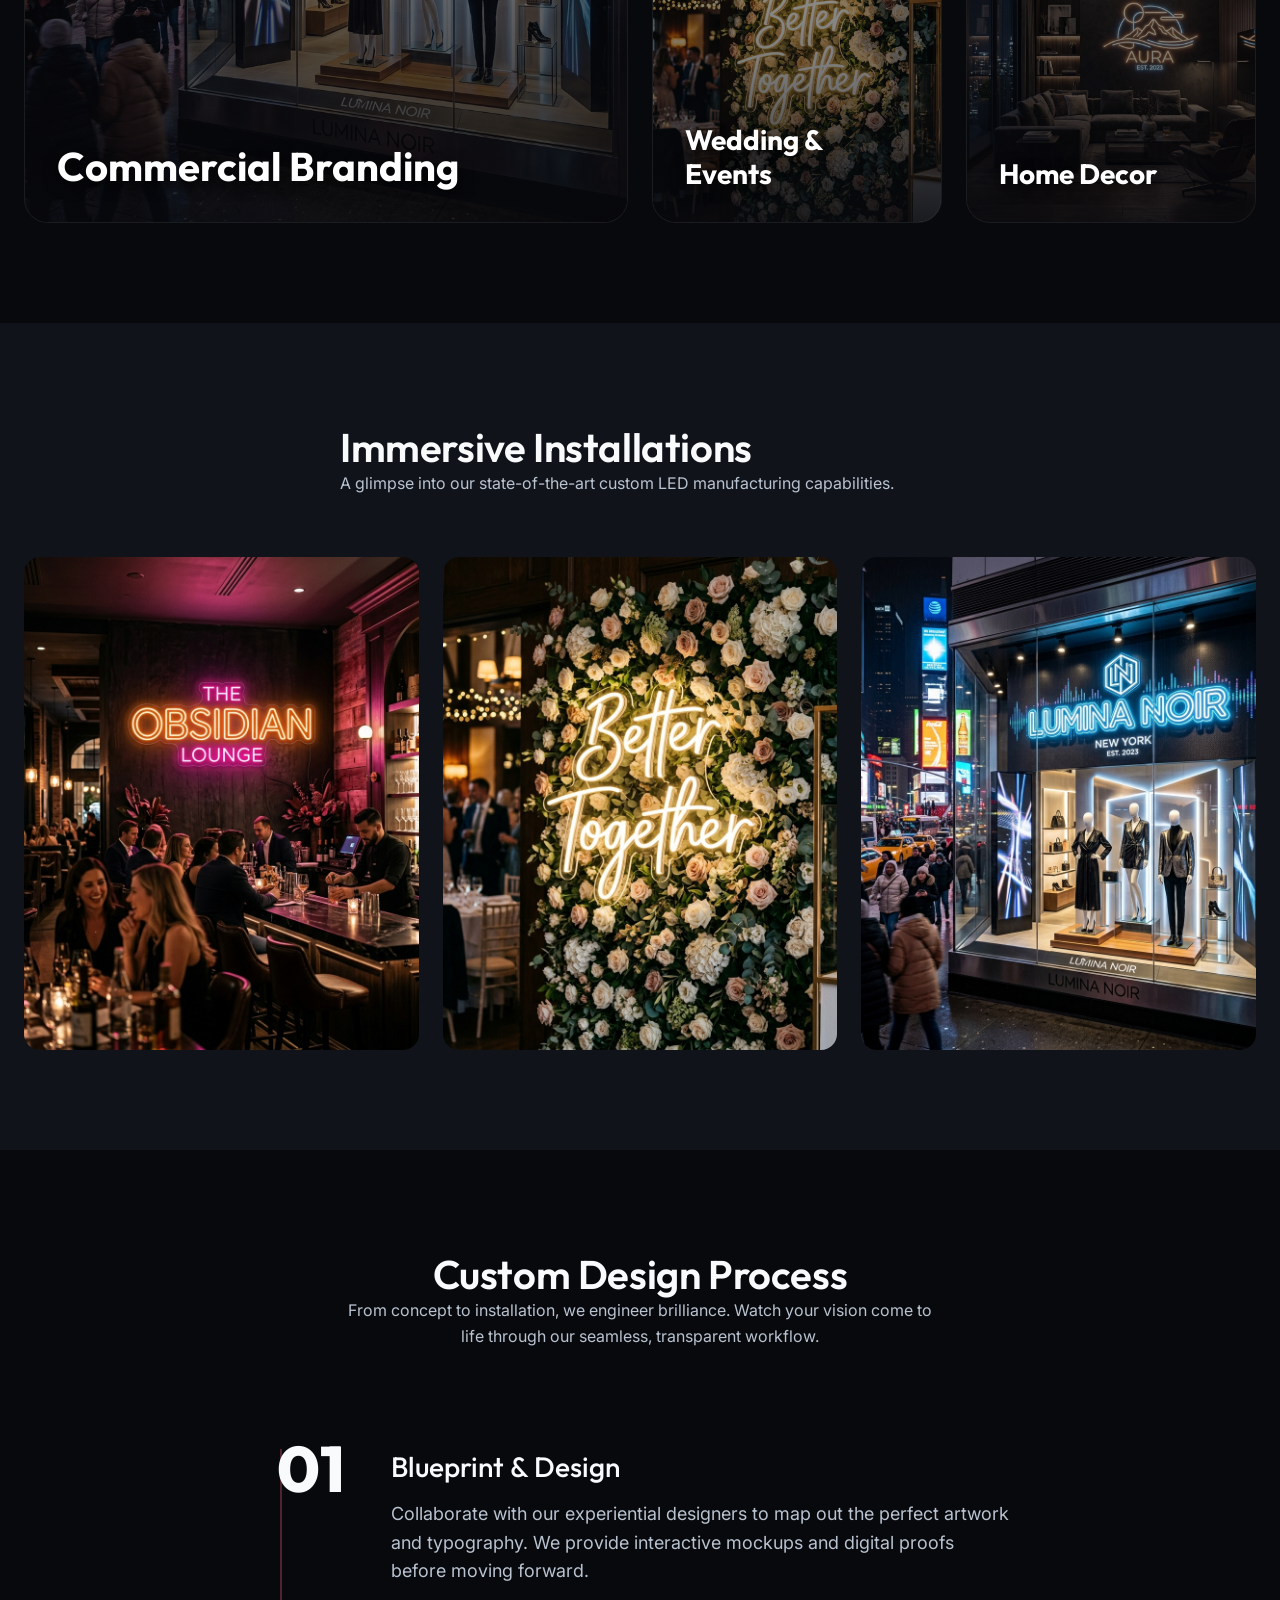
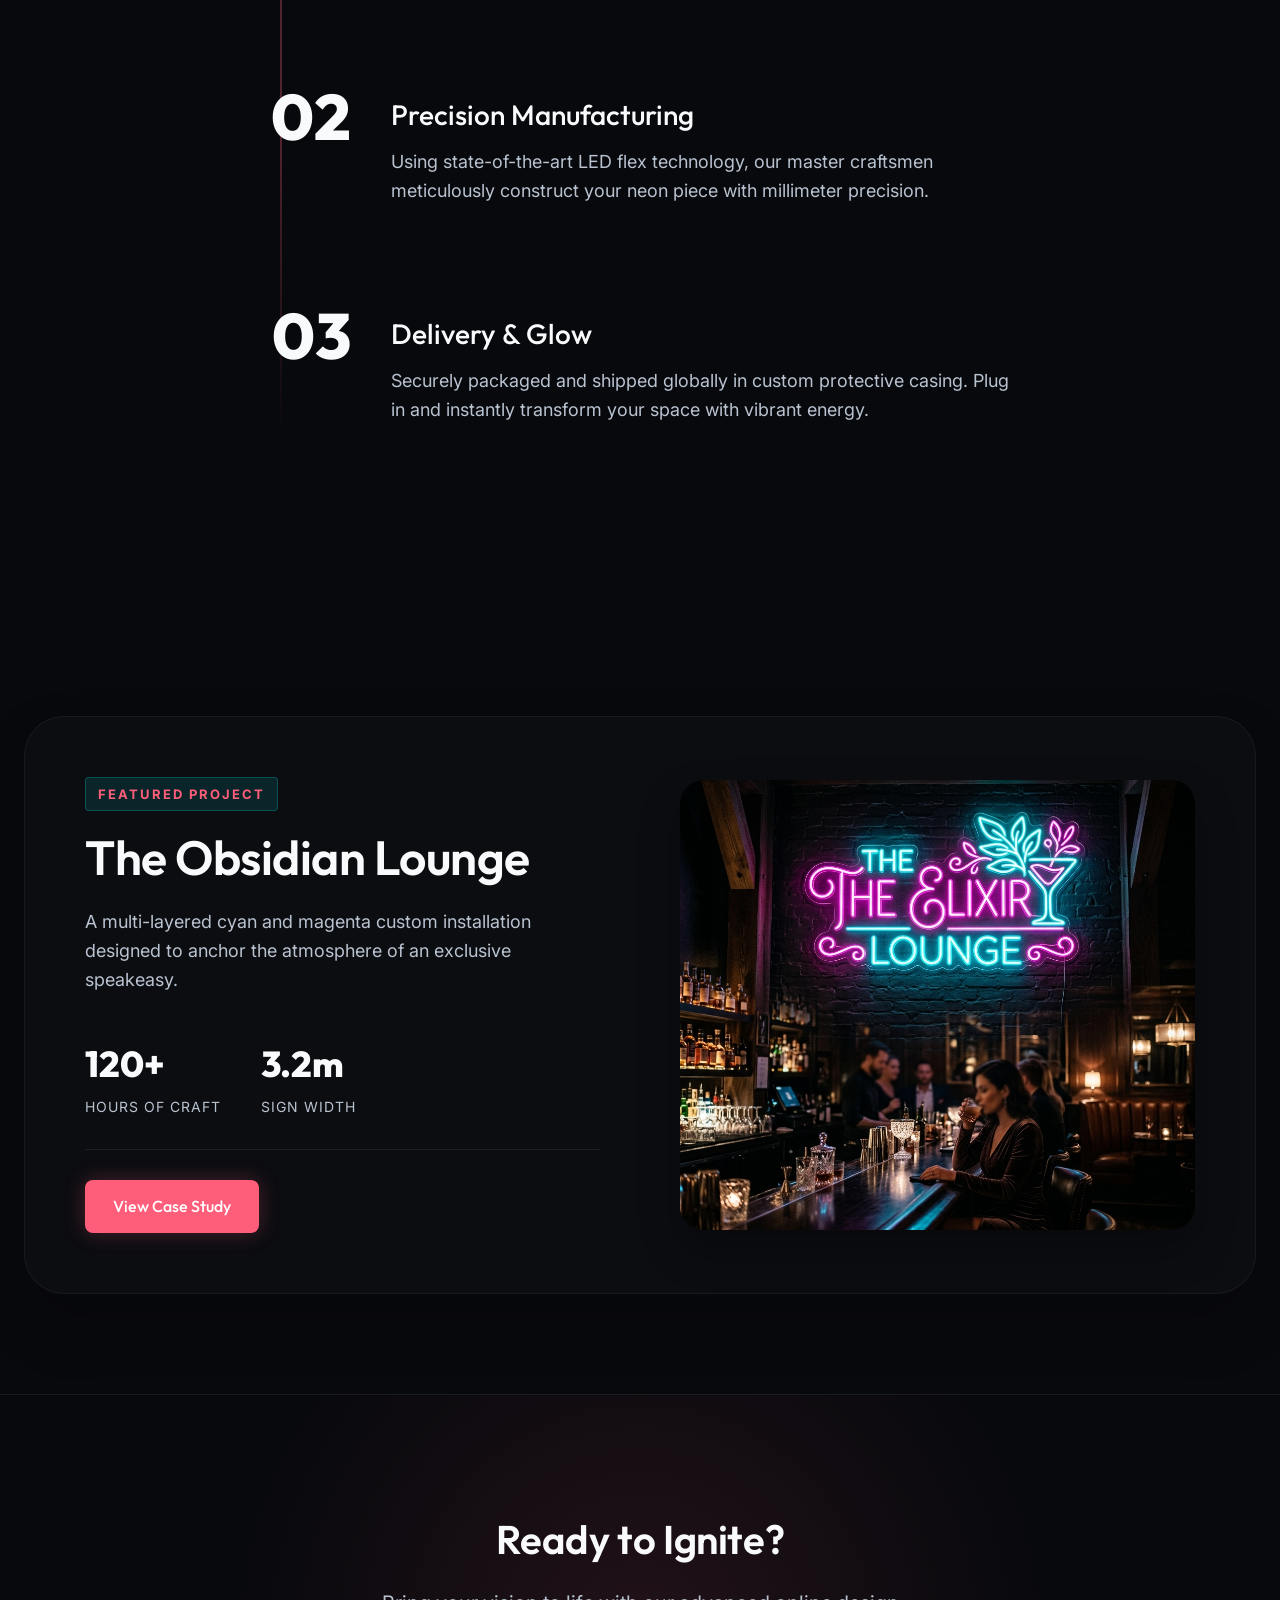
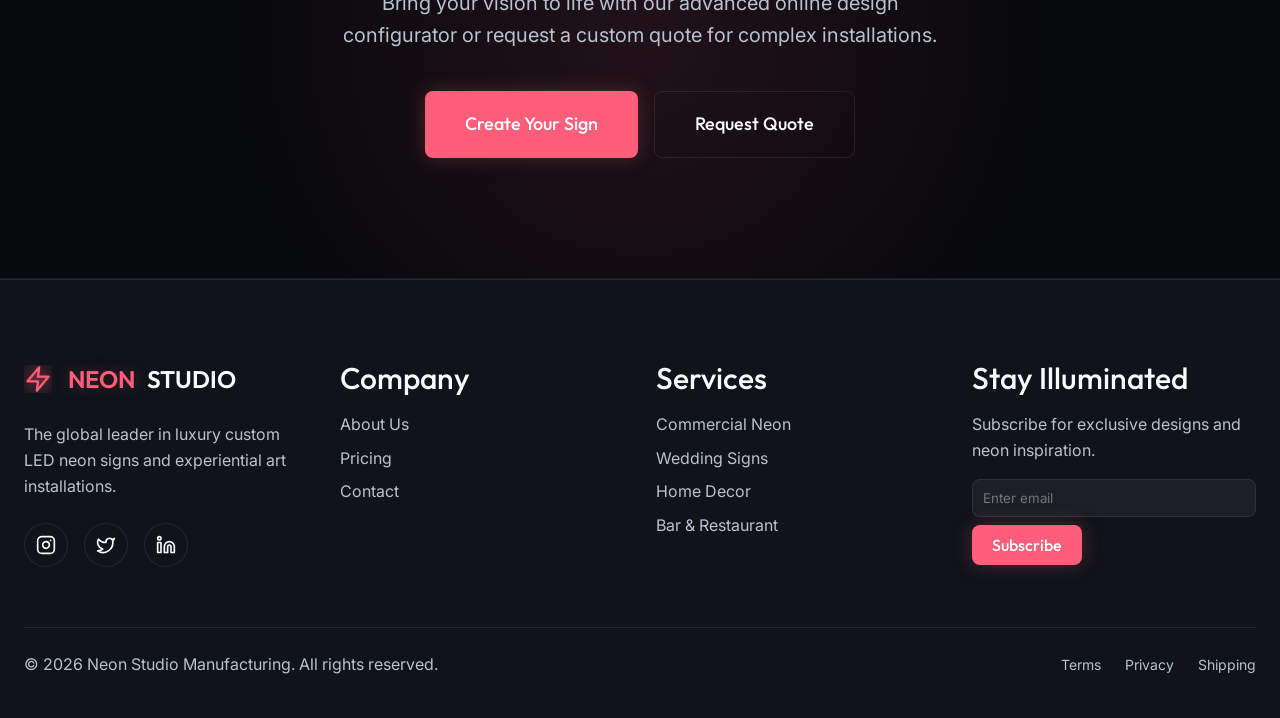
<file: coming-soon.html>
<!DOCTYPE html>
<html lang="en" dir="ltr">
<head>
  <meta charset="UTF-8">
  <meta name="viewport" content="width=device-width, initial-scale=1.0">
  <title>Coming Soon - Neon Studio</title>
  <link rel="stylesheet" href="assets/css/style.css">
  <link rel="icon" type="image/svg+xml" href="assets/images/favicon.svg">
</head>
<body>
  <!-- Simplified Stub Page -->
  <script>window.location.href = 'index.html';</script>
</body>
</html>
</file>
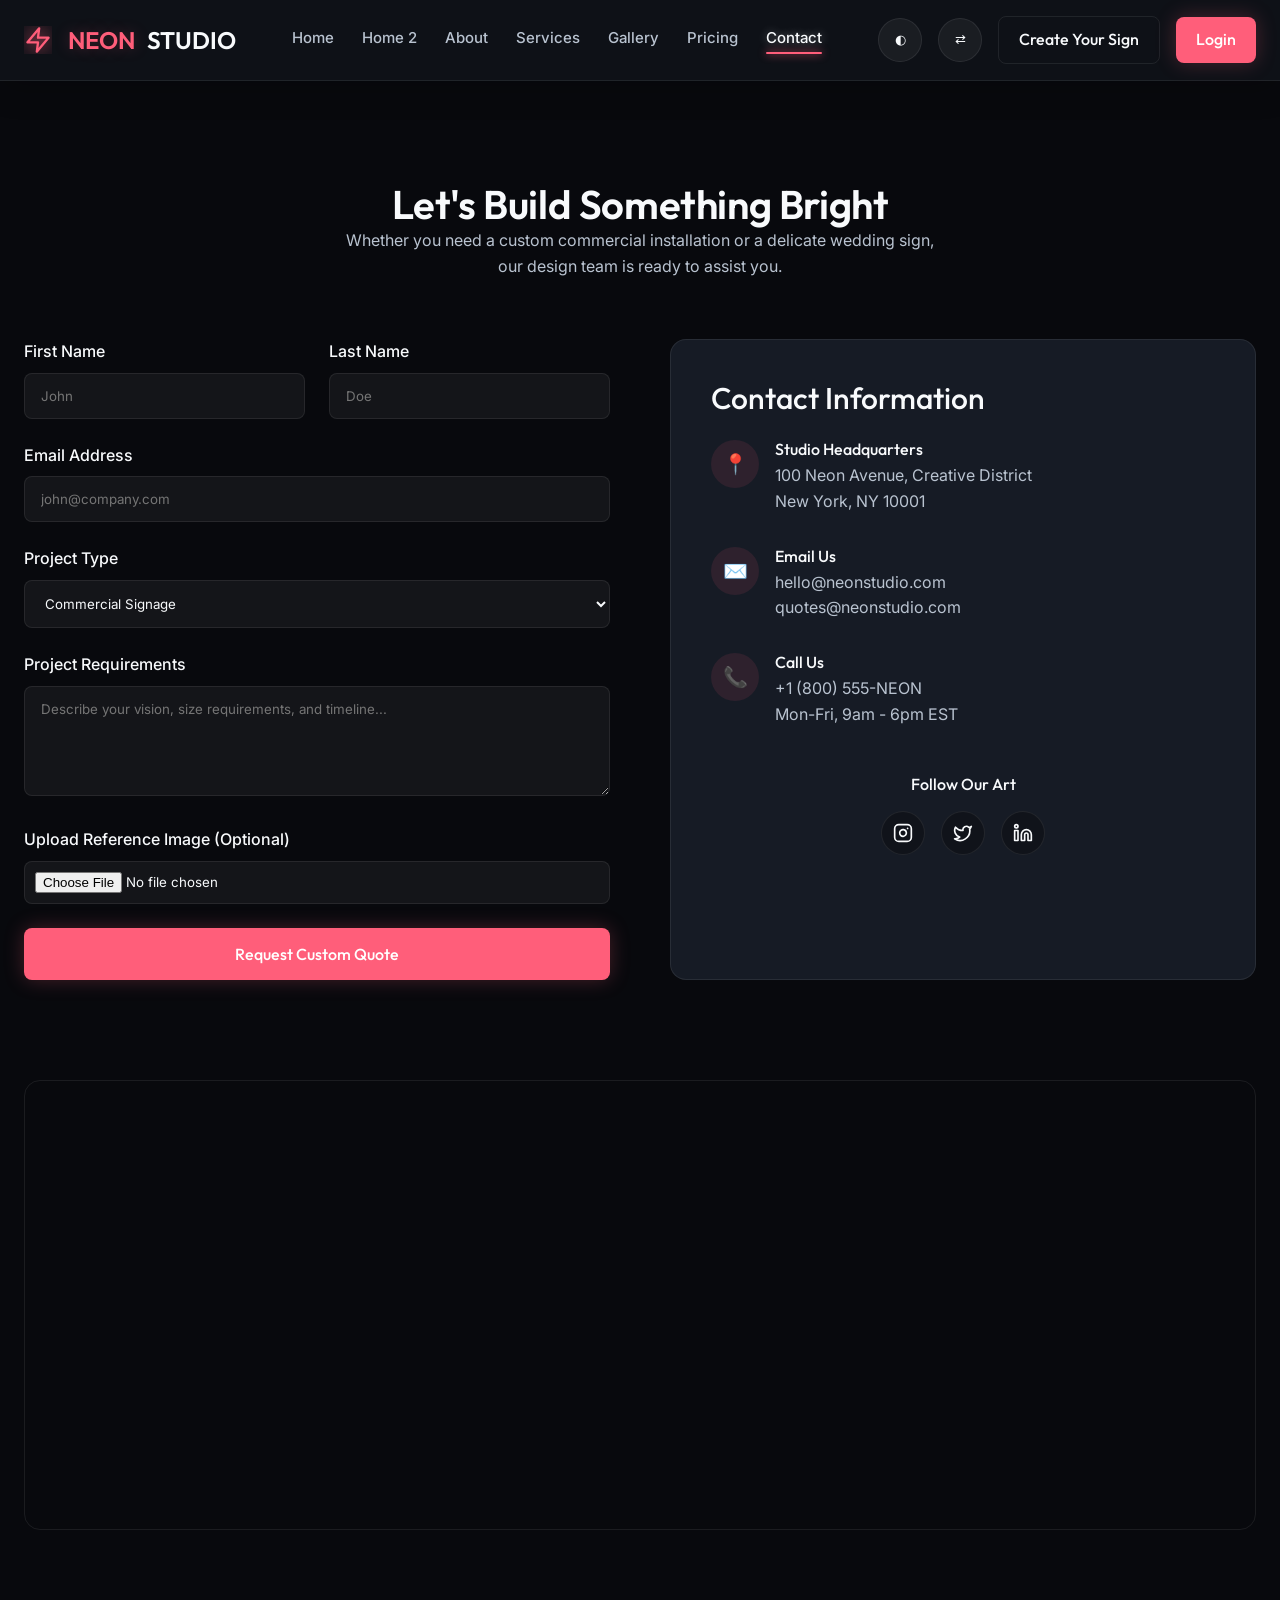
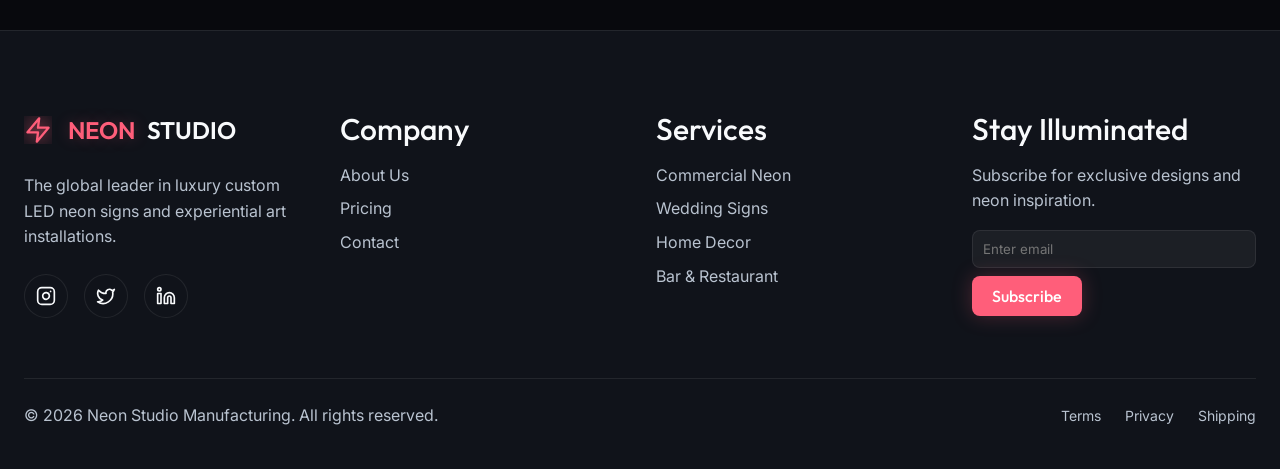
<file: contact.html>
<!DOCTYPE html>
<html lang="en" dir="ltr">
<head>
  <meta charset="UTF-8">
  <meta name="viewport" content="width=device-width, initial-scale=1.0">
  <title>Contact - Neon Studio</title>
  <link rel="stylesheet" href="assets/css/style.css">
  <link rel="stylesheet" href="assets/css/dark-mode.css">
  <link rel="stylesheet" href="assets/css/rtl.css">
  <style>
    .contact-layout {
      display: grid;
      grid-template-columns: 1fr 1fr;
      gap: 60px;
      margin-top: 60px;
    }

    .contact-info-card {
      background: var(--bg-card);
      padding: 40px;
      border-radius: 16px;
      border: 1px solid var(--border-color);
      height: 100%;
    }

    @media (max-width: 1024px) {
      .contact-layout {
        grid-template-columns: 1fr;
      }
    }
  </style>
  <link rel="icon" type="image/svg+xml" href="assets/images/favicon.svg">
</head>
<body>

  <!-- Navbar -->
  <nav class="navbar">
    <a href="index.html" class="nav-brand">
      <svg width="28" height="28" viewBox="0 0 24 24" fill="none" xmlns="http://www.w3.org/2000/svg" style="flex-shrink: 0; margin-right: 4px;">
        <path d="M13 2L3 14H12L11 22L21 10H12L13 2Z" stroke="var(--accent-primary)" fill="rgba(255, 94, 122, 0.1)" stroke-width="2" stroke-linecap="round" stroke-linejoin="round" style="filter: drop-shadow(0 0 8px var(--accent-primary));"/>
      </svg>
      <span>NEON</span> STUDIO
    </a>
    <button class="hamburger">☰</button>
    <div class="nav-links">
      <a href="index.html">Home</a>
      <a href="home-2.html">Home 2</a>
      <a href="about.html">About</a>
      <a href="services.html">Services</a>
      <a href="gallery.html">Gallery</a>
      <a href="pricing.html">Pricing</a>
      <a href="contact.html" class="active">Contact</a>
    </div>
    <div class="nav-actions">
      <button class="btn-icon theme-toggle" title="Toggle Dark/Light Mode">◐</button>
      <button class="btn-icon rtl-toggle" title="Toggle RTL/LTR">⇄</button>
    <a href="design-configurator.html" class="btn btn-secondary" style="padding: 10px 20px;">Create Your Sign</a>
      <a href="login.html" class="btn btn-primary" style="padding: 10px 20px;">Login</a>
      </div>
  </nav>

  <!-- Page Header -->
  <section class="section" style="padding-top: 180px;">
    <div class="container">
      <div class="section-header text-center fade-up">
        <h2>Let's Build Something Bright</h2>
        <p>Whether you need a custom commercial installation or a delicate wedding sign, our design team is ready to assist you.</p>
      </div>

      <div class="contact-layout fade-up">
        <!-- Contact Form -->
        <div class="contact-form">
          <form action="#">
            <div class="grid-2" style="gap: 24px; margin-bottom: 24px;">
              <div class="form-group" style="margin: 0;">
                <label class="form-label" for="fname">First Name</label>
                <input type="text" id="fname" class="form-control" placeholder="John">
              </div>
              <div class="form-group" style="margin: 0;">
                <label class="form-label" for="lname">Last Name</label>
                <input type="text" id="lname" class="form-control" placeholder="Doe">
              </div>
            </div>

            <div class="form-group">
              <label class="form-label" for="email">Email Address</label>
              <input type="email" id="email" class="form-control" placeholder="john@company.com">
            </div>

            <div class="form-group">
              <label class="form-label" for="project-type">Project Type</label>
              <select id="project-type" class="form-control">
                <option>Commercial Signage</option>
                <option>Event & Wedding</option>
                <option>Home Decor</option>
                <option>Art Installation</option>
              </select>
            </div>

            <div class="form-group">
              <label class="form-label" for="details">Project Requirements</label>
              <textarea id="details" class="form-control" rows="5" placeholder="Describe your vision, size requirements, and timeline..."></textarea>
            </div>

            <div class="form-group">
              <label class="form-label" for="upload">Upload Reference Image (Optional)</label>
              <input type="file" id="upload" class="form-control" style="padding: 10px;">
            </div>

            <button type="submit" class="btn btn-primary" style="width: 100%; padding: 16px;">Request Custom Quote</button>
          </form>
        </div>

        <!-- Contact Info -->
        <div>
          <div class="contact-info-card">
            <h3 class="mb-6">Contact Information</h3>
            
            <div class="contact-info-item">
              <div style="width: 48px; height: 48px; border-radius: 50%; background: rgba(255, 94, 122, 0.1); display: flex; align-items: center; justify-content: center; color: var(--accent-primary); font-size: 20px; flex-shrink: 0;">📍</div>
              <div>
                <h4 style="margin-bottom: 4px;">Studio Headquarters</h4>
                <p style="color: var(--text-secondary);">100 Neon Avenue, Creative District<br>New York, NY 10001</p>
              </div>
            </div>

            <div class="contact-info-item">
              <div style="width: 48px; height: 48px; border-radius: 50%; background: rgba(255, 94, 122, 0.1); display: flex; align-items: center; justify-content: center; color: var(--accent-primary); font-size: 20px; flex-shrink: 0;">✉️</div>
              <div>
                <h4 style="margin-bottom: 4px;">Email Us</h4>
                <p style="color: var(--text-secondary);">hello@neonstudio.com<br>quotes@neonstudio.com</p>
              </div>
            </div>

            <div class="contact-info-item">
              <div style="width: 48px; height: 48px; border-radius: 50%; background: rgba(255, 94, 122, 0.1); display: flex; align-items: center; justify-content: center; color: var(--accent-primary); font-size: 20px; flex-shrink: 0;">📞</div>
              <div>
                <h4 style="margin-bottom: 4px;">Call Us</h4>
                <p style="color: var(--text-secondary);">+1 (800) 555-NEON<br>Mon-Fri, 9am - 6pm EST</p>
              </div>
            </div>

            <div style="margin-top: 48px;">
              <h4 style="margin-bottom: 16px; text-align: center;">Follow Our Art</h4>
              <div class="social-links" style="display: flex; gap: 16px; justify-content: center;">
                <a href="#" class="social-icon" aria-label="Instagram">
                  <svg viewBox="0 0 24 24" fill="none" stroke="currentColor" stroke-width="2" stroke-linecap="round" stroke-linejoin="round"><rect x="2" y="2" width="20" height="20" rx="5" ry="5"></rect><path d="M16 11.37A4 4 0 1 1 12.63 8 4 4 0 0 1 16 11.37z"></path><line x1="17.5" y1="6.5" x2="17.51" y2="6.5"></line></svg>
                </a>
                <a href="#" class="social-icon" aria-label="Twitter">
                  <svg viewBox="0 0 24 24" fill="none" stroke="currentColor" stroke-width="2" stroke-linecap="round" stroke-linejoin="round"><path d="M22 4s-.7 2.1-2 3.4c1.6 10-9.4 17.3-18 11.6 2.2.1 4.4-.6 6-2C3 15.5.5 9.6 3 5c2.2 2.6 5.6 4.1 9 4-.9-4.2 4-6.6 7-3.8 1.1 0 3-1.2 3-1.2z"></path></svg>
                </a>
                <a href="#" class="social-icon" aria-label="LinkedIn">
                  <svg viewBox="0 0 24 24" fill="none" stroke="currentColor" stroke-width="2" stroke-linecap="round" stroke-linejoin="round"><path d="M16 8a6 6 0 0 1 6 6v7h-4v-7a2 2 0 0 0-2-2 2 2 0 0 0-2 2v7h-4v-7a6 6 0 0 1 6-6z"></path><rect x="2" y="9" width="4" height="12"></rect><circle cx="4" cy="4" r="2"></circle></svg>
                </a>
              </div>
            </div>
          </div>
        </div>

      </div>
    </div>
  </section>

  <!-- Map Section -->
  <section class="section" style="padding-top: 0;">
    <div class="container fade-up">
      <div style="width: 100%; height: 450px; border-radius: 16px; overflow: hidden; border: 1px solid var(--border-color);">
        <iframe src="https://www.google.com/maps/embed?pb=!1m18!1m12!1m3!1d193595.2528001099!2d-74.14448744572237!3d40.69763123330689!2m3!1f0!2f0!3f0!3m2!1i1024!2i768!4f13.1!3m3!1m2!1s0x89c24fa5d33f083b%3A0xc80b8f06e177fe62!2sNew%20York%2C%20NY!5e0!3m2!1sen!2sus!4v1700000000000!5m2!1sen!2sus" width="100%" height="100%" style="border:0;" allowfullscreen="" loading="lazy" referrerpolicy="no-referrer-when-downgrade"></iframe>
      </div>
    </div>
  </section>

  <!-- Footer -->
  <footer class="footer">
    <div class="container">
      <div class="grid-4">
        <div>
          <a href="index.html" class="nav-brand mb-6">
            <svg width="28" height="28" viewBox="0 0 24 24" fill="none" xmlns="http://www.w3.org/2000/svg" style="flex-shrink: 0; margin-right: 4px;">
        <path d="M13 2L3 14H12L11 22L21 10H12L13 2Z" stroke="var(--accent-primary)" fill="rgba(255, 94, 122, 0.1)" stroke-width="2" stroke-linecap="round" stroke-linejoin="round" style="filter: drop-shadow(0 0 8px var(--accent-primary));"/>
      </svg>
            <span>NEON</span> STUDIO
          </a>
          <p>The global leader in luxury custom LED neon signs and experiential art installations.</p>
          <div class="social-links" style="display: flex; gap: 16px; margin-top: 24px;">
            <a href="#" class="social-icon" aria-label="Instagram">
              <svg viewBox="0 0 24 24" fill="none" stroke="currentColor" stroke-width="2" stroke-linecap="round" stroke-linejoin="round"><rect x="2" y="2" width="20" height="20" rx="5" ry="5"></rect><path d="M16 11.37A4 4 0 1 1 12.63 8 4 4 0 0 1 16 11.37z"></path><line x1="17.5" y1="6.5" x2="17.51" y2="6.5"></line></svg>
            </a>
            <a href="#" class="social-icon" aria-label="Twitter">
              <svg viewBox="0 0 24 24" fill="none" stroke="currentColor" stroke-width="2" stroke-linecap="round" stroke-linejoin="round"><path d="M22 4s-.7 2.1-2 3.4c1.6 10-9.4 17.3-18 11.6 2.2.1 4.4-.6 6-2C3 15.5.5 9.6 3 5c2.2 2.6 5.6 4.1 9 4-.9-4.2 4-6.6 7-3.8 1.1 0 3-1.2 3-1.2z"></path></svg>
            </a>
            <a href="#" class="social-icon" aria-label="LinkedIn">
              <svg viewBox="0 0 24 24" fill="none" stroke="currentColor" stroke-width="2" stroke-linecap="round" stroke-linejoin="round"><path d="M16 8a6 6 0 0 1 6 6v7h-4v-7a2 2 0 0 0-2-2 2 2 0 0 0-2 2v7h-4v-7a6 6 0 0 1 6-6z"></path><rect x="2" y="9" width="4" height="12"></rect><circle cx="4" cy="4" r="2"></circle></svg>
            </a>
          </div>
        </div>
        <div>
          <h3 class="mb-4">Company</h3>
          <p class="mb-2"><a href="about.html">About Us</a></p>
          <p class="mb-2"></p>
          <p class="mb-2"><a href="pricing.html">Pricing</a></p>
          <p class="mb-2"><a href="contact.html">Contact</a></p>
        </div>
        <div>
          <h3 class="mb-4">Services</h3>
          <p class="mb-2"><a href="services.html">Commercial Neon</a></p>
          <p class="mb-2"><a href="services.html">Wedding Signs</a></p>
          <p class="mb-2"><a href="services.html">Home Decor</a></p>
          <p class="mb-2"><a href="services.html">Bar & Restaurant</a></p>
        </div>
        <div>
          <h3 class="mb-4">Stay Illuminated</h3>
          <p class="mb-4">Subscribe for exclusive designs and neon inspiration.</p>
          <div style="display: flex; gap: 8px; flex-wrap: wrap;">
            <input type="email" class="form-control" placeholder="Enter email" style="padding: 10px;">
            <button class="btn btn-primary" style="padding: 10px 20px;">Subscribe</button>
          </div>
        </div>
      </div>
      <div class="footer-bottom">
        <p>&copy; 2026 Neon Studio Manufacturing. All rights reserved.</p>
        <div style="display: flex; gap: 24px;">
          <a href="#">Terms</a>
          <a href="#">Privacy</a>
          <a href="#">Shipping</a>
        </div>
      </div>
    </div>
  </footer>

  <script src="assets/js/main.js"></script>
</body>
</html>
</file>
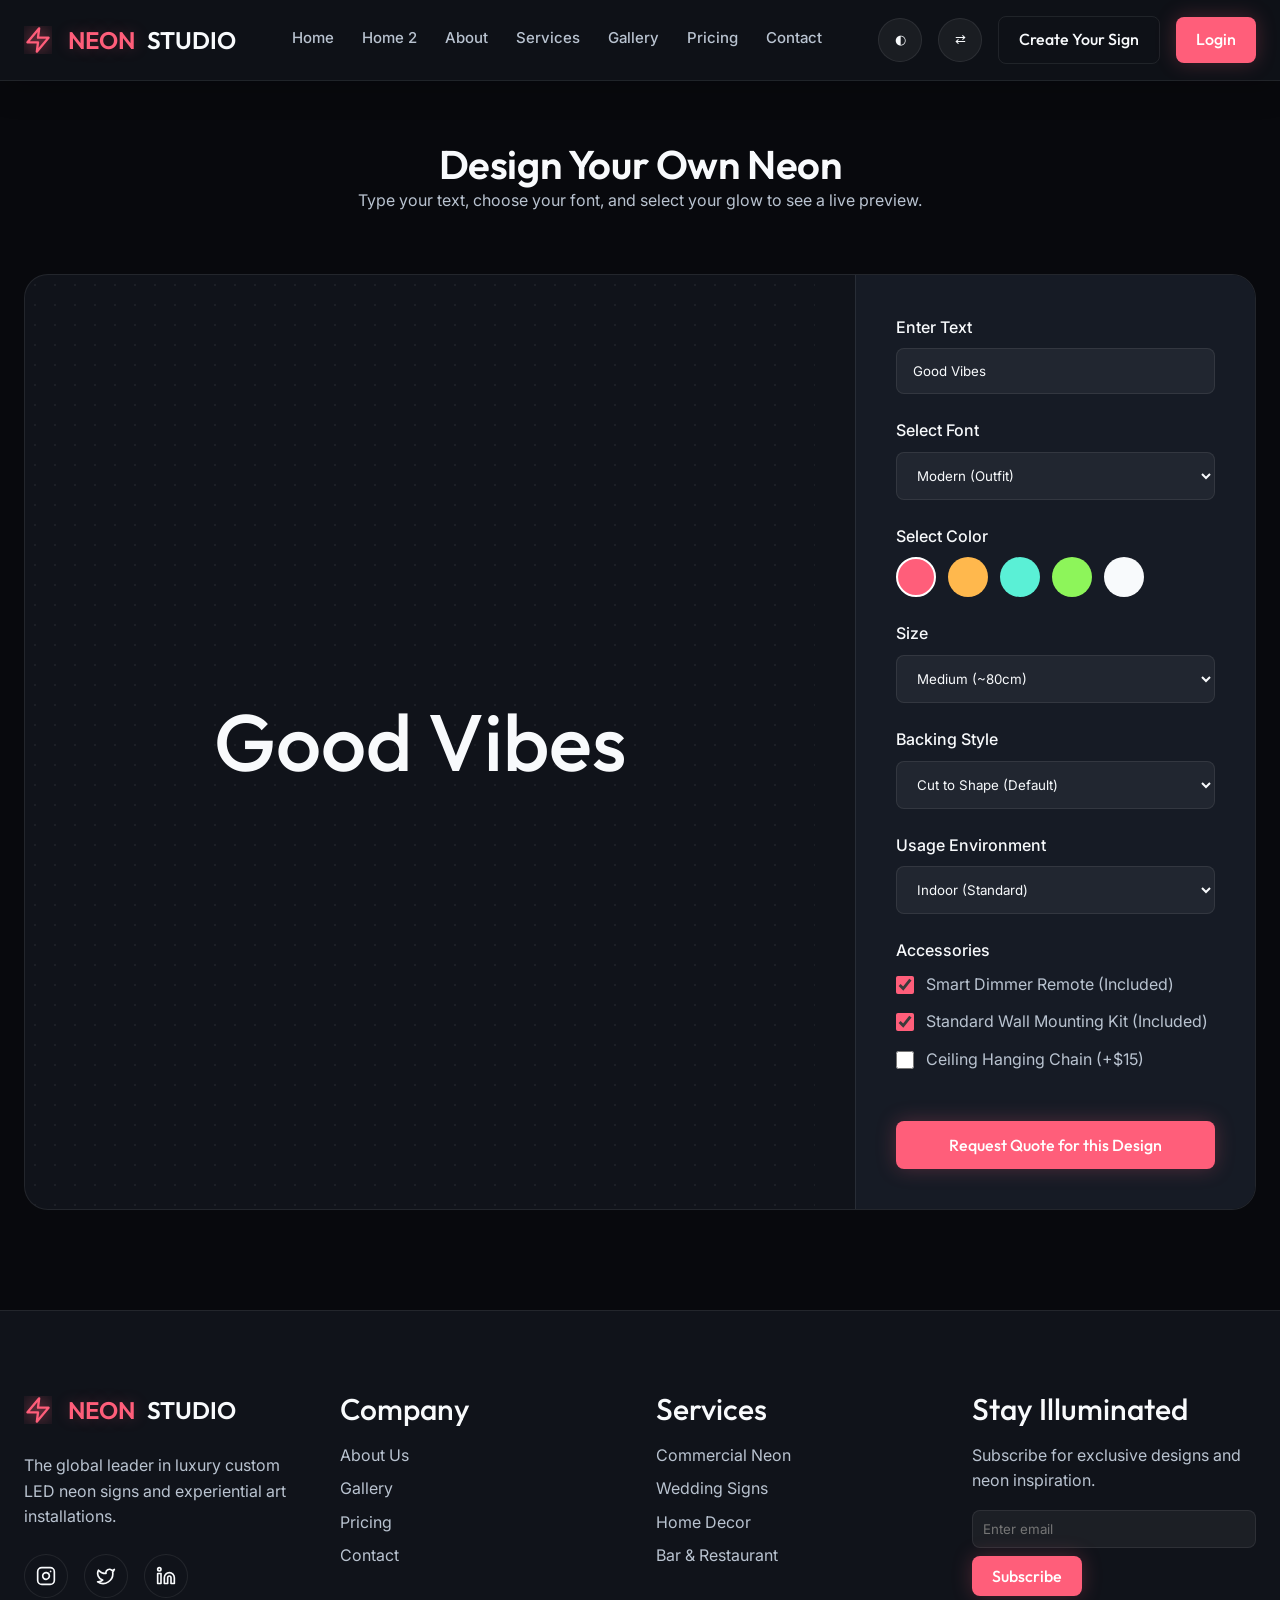
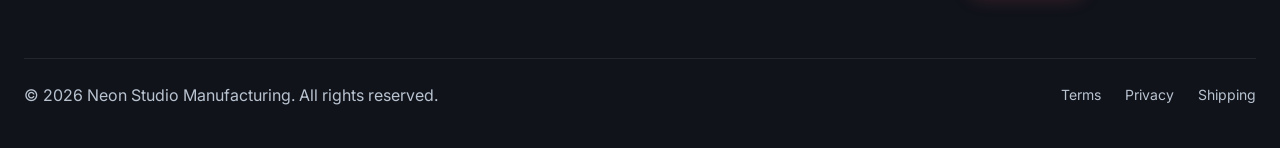
<file: design-configurator.html>
<!DOCTYPE html>
<html lang="en" dir="ltr">
<head>
  <meta charset="UTF-8">
  <meta name="viewport" content="width=device-width, initial-scale=1.0">
  <title>Design Configurator - Neon Studio</title>
  <link rel="stylesheet" href="assets/css/style.css">
  <link rel="stylesheet" href="assets/css/dark-mode.css">
  <link rel="stylesheet" href="assets/css/rtl.css">
  <link rel="icon" type="image/svg+xml" href="assets/images/favicon.svg">
</head>
<body>

  <!-- Navbar -->
  <nav class="navbar">
    <a href="index.html" class="nav-brand">
      <svg width="28" height="28" viewBox="0 0 24 24" fill="none" xmlns="http://www.w3.org/2000/svg" style="flex-shrink: 0; margin-right: 4px;">
        <path d="M13 2L3 14H12L11 22L21 10H12L13 2Z" stroke="var(--accent-primary)" fill="rgba(255, 94, 122, 0.1)" stroke-width="2" stroke-linecap="round" stroke-linejoin="round" style="filter: drop-shadow(0 0 8px var(--accent-primary));"/>
      </svg>
      <span>NEON</span> STUDIO
    </a>
    <button class="hamburger">☰</button>
    <div class="nav-links">
      <a href="index.html">Home</a>
      <a href="home-2.html">Home 2</a>
      <a href="about.html">About</a>
      <a href="services.html">Services</a>
      <a href="gallery.html">Gallery</a>
      <a href="pricing.html">Pricing</a>
      <a href="contact.html">Contact</a>
    </div>
    <div class="nav-actions">
      <button class="btn-icon theme-toggle" title="Toggle Dark/Light Mode">◐</button>
      <button class="btn-icon rtl-toggle" title="Toggle RTL/LTR">⇄</button>
    <a href="design-configurator.html" class="btn btn-secondary" style="padding: 10px 20px;">Create Your Sign</a>
      <a href="login.html" class="btn btn-primary" style="padding: 10px 20px;">Login</a>
      </div>
  </nav>

  <!-- Configurator Section -->
  <section class="section" style="padding-top: 140px; min-height: 100vh;">
    <div class="container">
      <div class="section-header text-center fade-up">
        <h2>Design Your Own Neon</h2>
        <p>Type your text, choose your font, and select your glow to see a live preview.</p>
      </div>

      <div class="configurator-layout fade-up">
        <!-- Live Preview -->
        <div class="config-preview" id="previewArea">
          <div class="config-preview-text neon-text" id="previewText">Good Vibes</div>
        </div>
        
        <!-- Controls -->
        <div class="config-controls">
          <div class="form-group">
            <label class="form-label">Enter Text</label>
            <input type="text" class="form-control" id="configText" value="Good Vibes">
          </div>
          <div class="form-group">
            <label class="form-label">Select Font</label>
            <select class="form-control" id="configFont">
              <option value="'Outfit', sans-serif">Modern (Outfit)</option>
              <option value="'Inter', sans-serif">Clean (Inter)</option>
              <option value="cursive">Cursive Script</option>
            </select>
          </div>
          <div class="form-group">
            <label class="form-label">Select Color</label>
            <div style="display: flex; gap: 12px; margin-top: 8px;">
              <button class="color-btn" style="width: 40px; height: 40px; border-radius: 50%; background: #FF5E7A; border: 2px solid #fff; cursor: pointer;" data-color="#FF5E7A"></button>
              <button class="color-btn" style="width: 40px; height: 40px; border-radius: 50%; background: #FFB84D; border: 2px solid transparent; cursor: pointer;" data-color="#FFB84D"></button>
              <button class="color-btn" style="width: 40px; height: 40px; border-radius: 50%; background: #5AF0D6; border: 2px solid transparent; cursor: pointer;" data-color="#5AF0D6"></button>
              <button class="color-btn" style="width: 40px; height: 40px; border-radius: 50%; background: #8DF55A; border: 2px solid transparent; cursor: pointer;" data-color="#8DF55A"></button>
              <button class="color-btn" style="width: 40px; height: 40px; border-radius: 50%; background: #F8FAFC; border: 2px solid transparent; cursor: pointer;" data-color="#F8FAFC"></button>
            </div>
          </div>
          <div class="form-group">
            <label class="form-label">Size</label>
            <select class="form-control" id="configSize">
              <option value="50px">Small (~50cm)</option>
              <option value="80px" selected>Medium (~80cm)</option>
              <option value="120px">Large (~120cm)</option>
            </select>
          </div>
          <div class="form-group">
            <label class="form-label">Backing Style</label>
            <select class="form-control" id="configBacking">
              <option value="cut-to-shape">Cut to Shape (Default)</option>
              <option value="cut-to-letter">Cut to Letter</option>
              <option value="full-board">Full Acrylic Board</option>
              <option value="invisible">Invisible Backing</option>
            </select>
          </div>
          <div class="form-group">
            <label class="form-label">Usage Environment</label>
            <select class="form-control" id="configUsage">
              <option value="indoor">Indoor (Standard)</option>
              <option value="outdoor">Outdoor Waterproof (IP67) +$50</option>
            </select>
          </div>
          <div class="form-group">
            <label class="form-label">Accessories</label>
            <div style="display: flex; flex-direction: column; gap: 12px; margin-top: 8px;">
              <label style="display: flex; align-items: center; gap: 12px; cursor: pointer; color: var(--text-secondary);">
                <input type="checkbox" id="configDimmer" checked style="width: 18px; height: 18px; accent-color: var(--accent-primary);">
                Smart Dimmer Remote (Included)
              </label>
              <label style="display: flex; align-items: center; gap: 12px; cursor: pointer; color: var(--text-secondary);">
                <input type="checkbox" id="configMount" checked style="width: 18px; height: 18px; accent-color: var(--accent-primary);">
                Standard Wall Mounting Kit (Included)
              </label>
              <label style="display: flex; align-items: center; gap: 12px; cursor: pointer; color: var(--text-secondary);">
                <input type="checkbox" id="configChain" style="width: 18px; height: 18px; accent-color: var(--accent-primary);">
                Ceiling Hanging Chain (+$15)
              </label>
            </div>
          </div>
          <button class="btn btn-primary" style="width: 100%; margin-top: 24px;">Request Quote for this Design</button>
        </div>
      </div>
    </div>
  </section>

  <!-- Footer -->
  <footer class="footer">
    <div class="container">
      <div class="grid-4">
        <div>
          <a href="index.html" class="nav-brand mb-6">
            <svg width="28" height="28" viewBox="0 0 24 24" fill="none" xmlns="http://www.w3.org/2000/svg" style="flex-shrink: 0; margin-right: 4px;">
              <path d="M13 2L3 14H12L11 22L21 10H12L13 2Z" stroke="var(--accent-primary)" fill="rgba(255, 94, 122, 0.1)" stroke-width="2" stroke-linecap="round" stroke-linejoin="round" style="filter: drop-shadow(0 0 8px var(--accent-primary));"/>
            </svg>
            <span>NEON</span> STUDIO
          </a>
          <p>The global leader in luxury custom LED neon signs and experiential art installations.</p>
          <div class="social-links" style="display: flex; gap: 16px; margin-top: 24px;">
            <a href="#" class="social-icon" aria-label="Instagram">
              <svg viewBox="0 0 24 24" fill="none" stroke="currentColor" stroke-width="2" stroke-linecap="round" stroke-linejoin="round"><rect x="2" y="2" width="20" height="20" rx="5" ry="5"></rect><path d="M16 11.37A4 4 0 1 1 12.63 8 4 4 0 0 1 16 11.37z"></path><line x1="17.5" y1="6.5" x2="17.51" y2="6.5"></line></svg>
            </a>
            <a href="#" class="social-icon" aria-label="Twitter">
              <svg viewBox="0 0 24 24" fill="none" stroke="currentColor" stroke-width="2" stroke-linecap="round" stroke-linejoin="round"><path d="M22 4s-.7 2.1-2 3.4c1.6 10-9.4 17.3-18 11.6 2.2.1 4.4-.6 6-2C3 15.5.5 9.6 3 5c2.2 2.6 5.6 4.1 9 4-.9-4.2 4-6.6 7-3.8 1.1 0 3-1.2 3-1.2z"></path></svg>
            </a>
            <a href="#" class="social-icon" aria-label="LinkedIn">
              <svg viewBox="0 0 24 24" fill="none" stroke="currentColor" stroke-width="2" stroke-linecap="round" stroke-linejoin="round"><path d="M16 8a6 6 0 0 1 6 6v7h-4v-7a2 2 0 0 0-2-2 2 2 0 0 0-2 2v7h-4v-7a6 6 0 0 1 6-6z"></path><rect x="2" y="9" width="4" height="12"></rect><circle cx="4" cy="4" r="2"></circle></svg>
            </a>
          </div>
        </div>
        <div>
          <h3 class="mb-4">Company</h3>
          <p class="mb-2"><a href="about.html">About Us</a></p>
          <p class="mb-2"><a href="gallery.html">Gallery</a></p>
          <p class="mb-2"><a href="pricing.html">Pricing</a></p>
          <p class="mb-2"><a href="contact.html">Contact</a></p>
        </div>
        <div>
          <h3 class="mb-4">Services</h3>
          <p class="mb-2"><a href="services.html">Commercial Neon</a></p>
          <p class="mb-2"><a href="services.html">Wedding Signs</a></p>
          <p class="mb-2"><a href="services.html">Home Decor</a></p>
          <p class="mb-2"><a href="services.html">Bar & Restaurant</a></p>
        </div>
        <div>
          <h3 class="mb-4">Stay Illuminated</h3>
          <p class="mb-4">Subscribe for exclusive designs and neon inspiration.</p>
          <div style="display: flex; gap: 8px; flex-wrap: wrap;">
            <input type="email" class="form-control" placeholder="Enter email" style="padding: 10px;">
            <button class="btn btn-primary" style="padding: 10px 20px;">Subscribe</button>
          </div>
        </div>
      </div>
      <div class="footer-bottom">
        <p>&copy; 2026 Neon Studio Manufacturing. All rights reserved.</p>
        <div style="display: flex; gap: 24px;">
          <a href="#">Terms</a>
          <a href="#">Privacy</a>
          <a href="#">Shipping</a>
        </div>
      </div>
    </div>
  </footer>

  <script src="assets/js/main.js"></script>
  <script>
    // Configurator Logic
    const textInput = document.getElementById('configText');
    const fontSelect = document.getElementById('configFont');
    const sizeSelect = document.getElementById('configSize');
    const colorBtns = document.querySelectorAll('.color-btn');
    const previewText = document.getElementById('previewText');

    textInput.addEventListener('input', (e) => {
      previewText.textContent = e.target.value || 'Your Text';
    });

    fontSelect.addEventListener('change', (e) => {
      previewText.style.fontFamily = e.target.value;
    });

    sizeSelect.addEventListener('change', (e) => {
      previewText.style.fontSize = e.target.value;
    });

    colorBtns.forEach(btn => {
      btn.addEventListener('click', (e) => {
        colorBtns.forEach(b => b.style.borderColor = 'transparent');
        e.target.style.borderColor = '#fff';
        const color = e.target.dataset.color;
        previewText.style.textShadow = `0 0 5px #fff, 0 0 10px #fff, 0 0 20px ${color}, 0 0 40px ${color}, 0 0 80px ${color}`;
      });
    });
  </script>
</body>
</html>
</file>
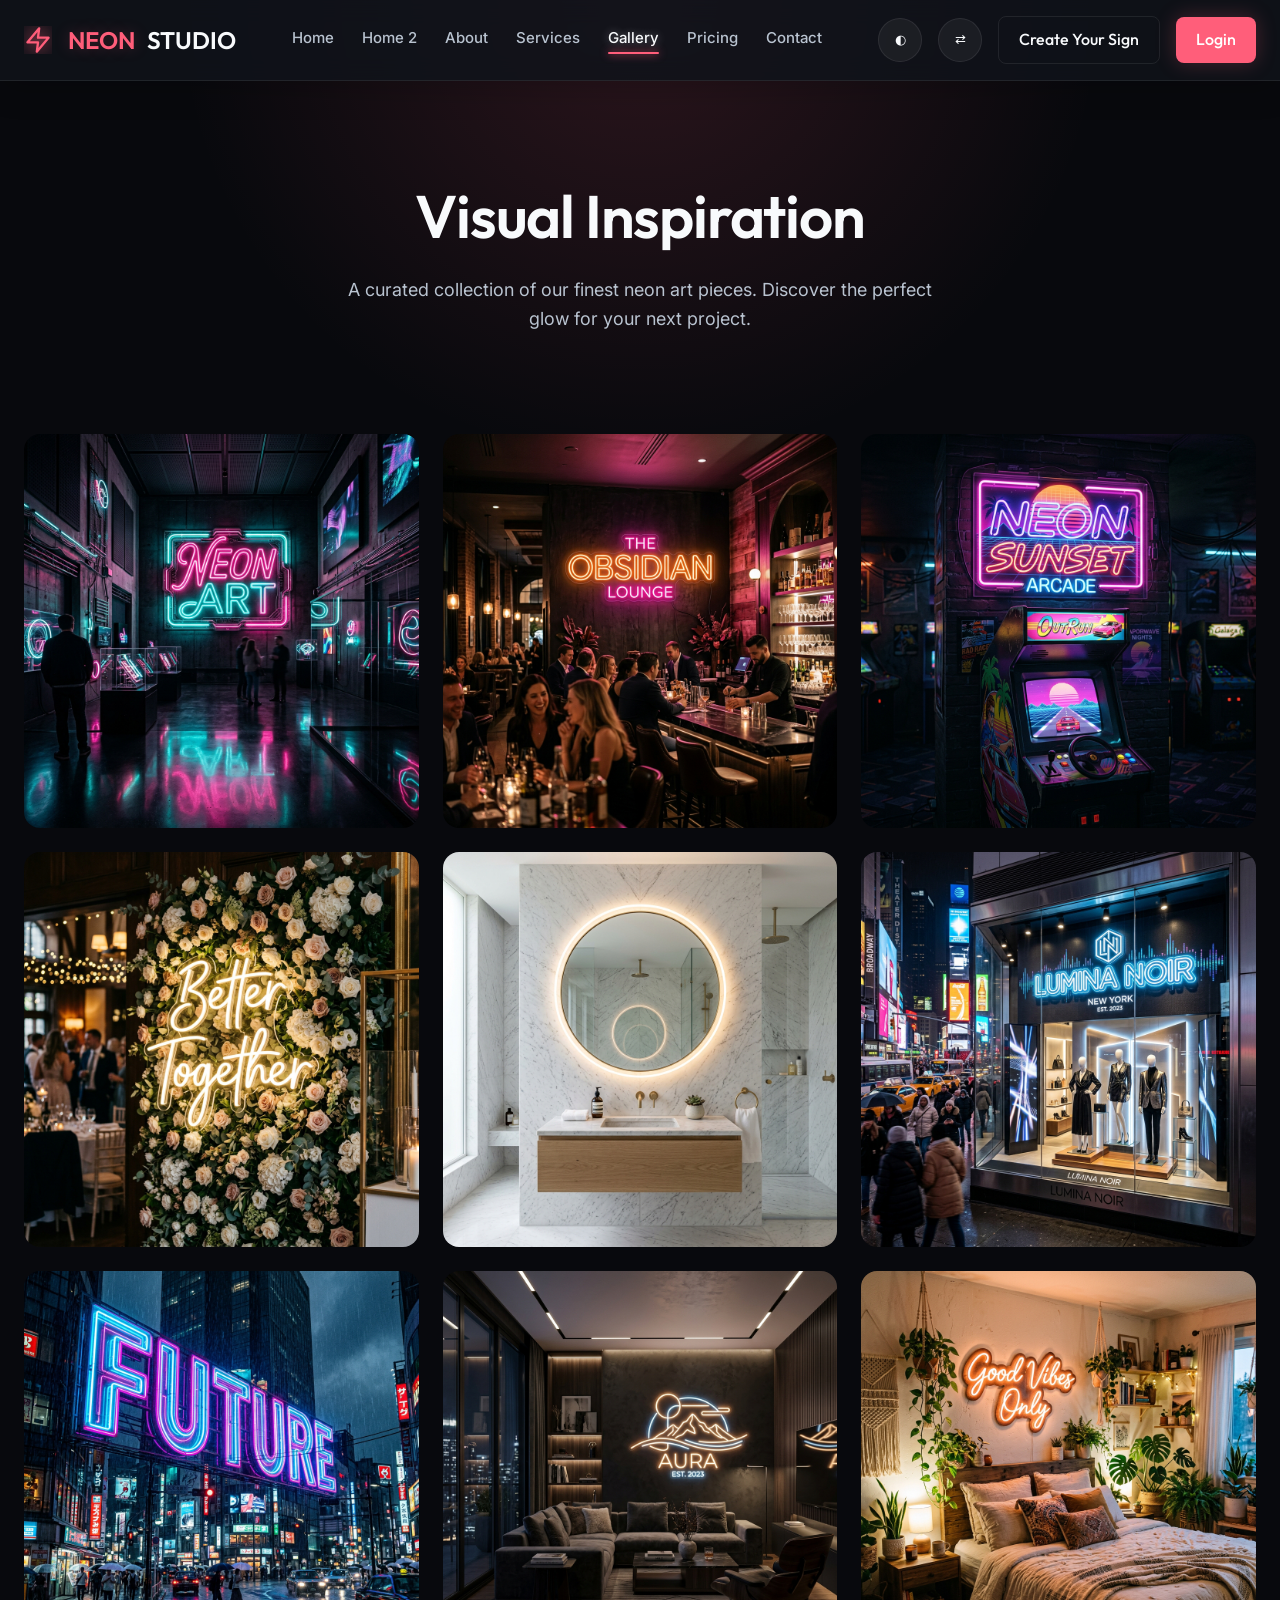
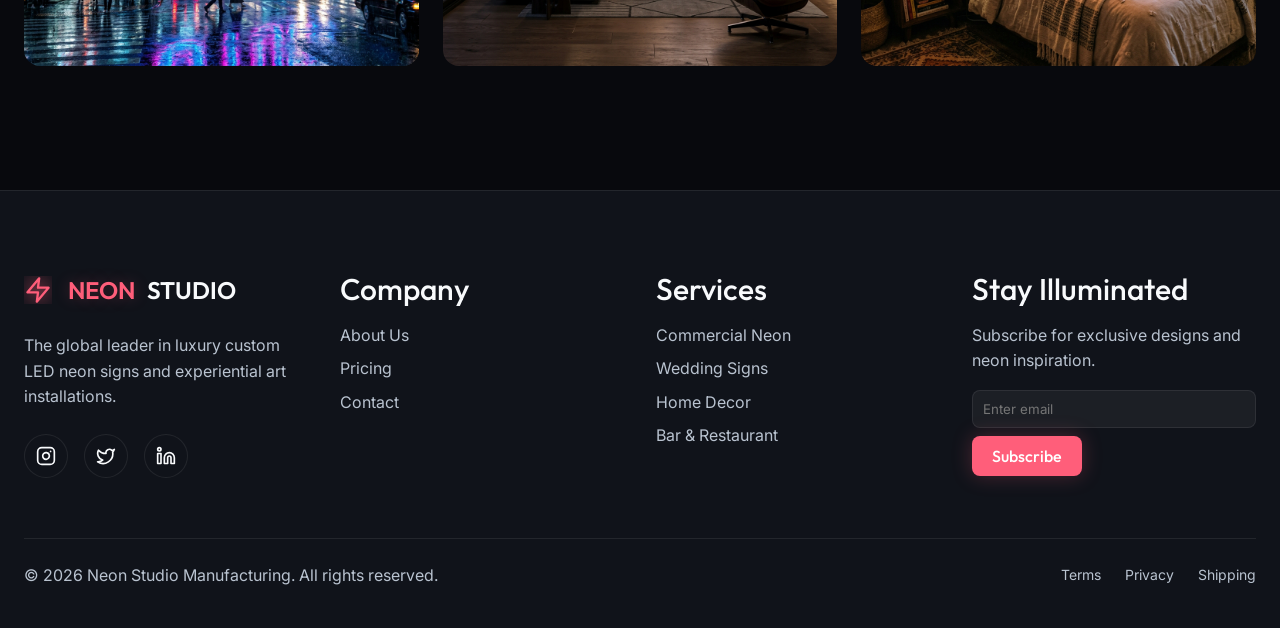
<file: gallery.html>
<!DOCTYPE html>
<html lang="en" dir="ltr">
<head>
  <meta charset="UTF-8">
  <meta name="viewport" content="width=device-width, initial-scale=1.0">
  <title>Gallery - Neon Studio</title>
  <link rel="stylesheet" href="assets/css/style.css">
  <link rel="stylesheet" href="assets/css/dark-mode.css">
  <link rel="stylesheet" href="assets/css/rtl.css">
  <style>
    .page-header {
      padding: 180px 0 100px;
      text-align: center;
      background: radial-gradient(circle at top center, rgba(255, 94, 122, 0.15), transparent 60%);
    }

    .gallery-masonry {
      display: column;
      column-count: 3;
      column-gap: 24px;
    }

    @media (max-width: 1024px) {
      .gallery-masonry { column-count: 2; }
      .gallery-item:last-child {
        column-span: all;
        width: calc(50% - 12px);
        margin-left: auto;
        margin-right: auto;
      }
    }

    @media (max-width: 576px) {
      .gallery-masonry { column-count: 1; }
      .gallery-item:last-child {
        width: 100%;
      }
    }

    .gallery-item {
      break-inside: avoid;
      margin-bottom: 24px;
      border-radius: 16px;
      overflow: hidden;
      position: relative;
      cursor: zoom-in;
    }

    .gallery-item img {
      width: 100%;
      height: auto;
      display: block;
      transition: transform 0.5s ease;
    }

    .gallery-item:hover img {
      transform: scale(1.05);
    }

    .gallery-item::after {
      content: 'View';
      position: absolute;
      top: 50%;
      left: 50%;
      transform: translate(-50%, -50%) scale(0.8);
      background: rgba(255, 94, 122, 0.9);
      color: #fff;
      padding: 12px 24px;
      border-radius: 30px;
      font-weight: 500;
      opacity: 0;
      transition: all 0.3s;
      pointer-events: none;
    }

    .gallery-item:hover::after {
      opacity: 1;
      transform: translate(-50%, -50%) scale(1);
    }
  </style>
  <link rel="icon" type="image/svg+xml" href="assets/images/favicon.svg">
</head>
<body>

  <!-- Navbar -->
  <nav class="navbar">
    <a href="index.html" class="nav-brand">
      <svg width="28" height="28" viewBox="0 0 24 24" fill="none" xmlns="http://www.w3.org/2000/svg" style="flex-shrink: 0; margin-right: 4px;">
        <path d="M13 2L3 14H12L11 22L21 10H12L13 2Z" stroke="var(--accent-primary)" fill="rgba(255, 94, 122, 0.1)" stroke-width="2" stroke-linecap="round" stroke-linejoin="round" style="filter: drop-shadow(0 0 8px var(--accent-primary));"/>
      </svg>
      <span>NEON</span> STUDIO
    </a>
    <button class="hamburger">☰</button>
    <div class="nav-links">
      <a href="index.html">Home</a>
      <a href="home-2.html">Home 2</a>
      <a href="about.html">About</a>
      <a href="services.html">Services</a>
      <a href="gallery.html" class="active">Gallery</a>
      <a href="pricing.html">Pricing</a>
      <a href="contact.html">Contact</a>
    </div>
    <div class="nav-actions">
      <button class="btn-icon theme-toggle" title="Toggle Dark/Light Mode">◐</button>
      <button class="btn-icon rtl-toggle" title="Toggle RTL/LTR">⇄</button>
    <a href="design-configurator.html" class="btn btn-secondary" style="padding: 10px 20px;">Create Your Sign</a>
      <a href="login.html" class="btn btn-primary" style="padding: 10px 20px;">Login</a>
      </div>
  </nav>

  <!-- Page Header -->
  <header class="page-header">
    <div class="container fade-up">
      <h1 class="neon-text">Visual Inspiration</h1>
      <p style="max-width: 600px; margin: 24px auto 0; font-size: 18px;">A curated collection of our finest neon art pieces. Discover the perfect glow for your next project.</p>
    </div>
  </header>

  <!-- Gallery Section -->
  <section class="section" style="padding-top: 0;">
    <div class="container">
      
      <div class="gallery-masonry fade-up">
        <div class="gallery-item">
          <img src="assets/images/hero_neon.png" alt="Neon Studio Exhibit">
        </div>
        <div class="gallery-item">
          <img src="assets/images/wedding_neon.png" alt="Wedding Neon">
        </div>
        <div class="gallery-item">
          <img src="assets/images/gallery_neon_1.png" alt="Cyberpunk City Neon">
        </div>
        <div class="gallery-item">
          <img src="assets/images/bar_neon.png" alt="Bar Neon">
        </div>
        <div class="gallery-item">
          <img src="assets/images/gallery_neon_2.png" alt="Luxury Bathroom Neon">
        </div>
        <div class="gallery-item">
          <img src="assets/images/home_neon.png" alt="Home Decor Neon">
        </div>
        <div class="gallery-item">
          <img src="assets/images/gallery_neon_3.png" alt="Retro Arcade Neon">
        </div>
        <div class="gallery-item">
          <img src="assets/images/commercial_neon.png" alt="Commercial Neon">
        </div>
        <div class="gallery-item">
          <img src="assets/images/gallery_neon_4.png" alt="Bohemian Bedroom Neon">
        </div>
      </div>

    </div>
  </section>

  <!-- Footer -->
  <footer class="footer">
    <div class="container">
      <div class="grid-4">
        <div>
          <a href="index.html" class="nav-brand mb-6">
            <svg width="28" height="28" viewBox="0 0 24 24" fill="none" xmlns="http://www.w3.org/2000/svg" style="flex-shrink: 0; margin-right: 4px;">
        <path d="M13 2L3 14H12L11 22L21 10H12L13 2Z" stroke="var(--accent-primary)" fill="rgba(255, 94, 122, 0.1)" stroke-width="2" stroke-linecap="round" stroke-linejoin="round" style="filter: drop-shadow(0 0 8px var(--accent-primary));"/>
      </svg>
            <span>NEON</span> STUDIO
          </a>
          <p>The global leader in luxury custom LED neon signs and experiential art installations.</p>
          <div class="social-links" style="display: flex; gap: 16px; margin-top: 24px;">
            <a href="#" class="social-icon" aria-label="Instagram">
              <svg viewBox="0 0 24 24" fill="none" stroke="currentColor" stroke-width="2" stroke-linecap="round" stroke-linejoin="round"><rect x="2" y="2" width="20" height="20" rx="5" ry="5"></rect><path d="M16 11.37A4 4 0 1 1 12.63 8 4 4 0 0 1 16 11.37z"></path><line x1="17.5" y1="6.5" x2="17.51" y2="6.5"></line></svg>
            </a>
            <a href="#" class="social-icon" aria-label="Twitter">
              <svg viewBox="0 0 24 24" fill="none" stroke="currentColor" stroke-width="2" stroke-linecap="round" stroke-linejoin="round"><path d="M22 4s-.7 2.1-2 3.4c1.6 10-9.4 17.3-18 11.6 2.2.1 4.4-.6 6-2C3 15.5.5 9.6 3 5c2.2 2.6 5.6 4.1 9 4-.9-4.2 4-6.6 7-3.8 1.1 0 3-1.2 3-1.2z"></path></svg>
            </a>
            <a href="#" class="social-icon" aria-label="LinkedIn">
              <svg viewBox="0 0 24 24" fill="none" stroke="currentColor" stroke-width="2" stroke-linecap="round" stroke-linejoin="round"><path d="M16 8a6 6 0 0 1 6 6v7h-4v-7a2 2 0 0 0-2-2 2 2 0 0 0-2 2v7h-4v-7a6 6 0 0 1 6-6z"></path><rect x="2" y="9" width="4" height="12"></rect><circle cx="4" cy="4" r="2"></circle></svg>
            </a>
          </div>
        </div>
        <div>
          <h3 class="mb-4">Company</h3>
          <p class="mb-2"><a href="about.html">About Us</a></p>
          <p class="mb-2"></p>
          <p class="mb-2"><a href="pricing.html">Pricing</a></p>
          <p class="mb-2"><a href="contact.html">Contact</a></p>
        </div>
        <div>
          <h3 class="mb-4">Services</h3>
          <p class="mb-2"><a href="services.html">Commercial Neon</a></p>
          <p class="mb-2"><a href="services.html">Wedding Signs</a></p>
          <p class="mb-2"><a href="services.html">Home Decor</a></p>
          <p class="mb-2"><a href="services.html">Bar & Restaurant</a></p>
        </div>
        <div>
          <h3 class="mb-4">Stay Illuminated</h3>
          <p class="mb-4">Subscribe for exclusive designs and neon inspiration.</p>
          <div style="display: flex; gap: 8px; flex-wrap: wrap;">
            <input type="email" class="form-control" placeholder="Enter email" style="padding: 10px;">
            <button class="btn btn-primary" style="padding: 10px 20px;">Subscribe</button>
          </div>
        </div>
      </div>
      <div class="footer-bottom">
        <p>&copy; 2026 Neon Studio Manufacturing. All rights reserved.</p>
        <div style="display: flex; gap: 24px;">
          <a href="#">Terms</a>
          <a href="#">Privacy</a>
          <a href="#">Shipping</a>
        </div>
      </div>
    </div>
  </footer>

  <script src="assets/js/main.js"></script>
</body>
</html>
</file>
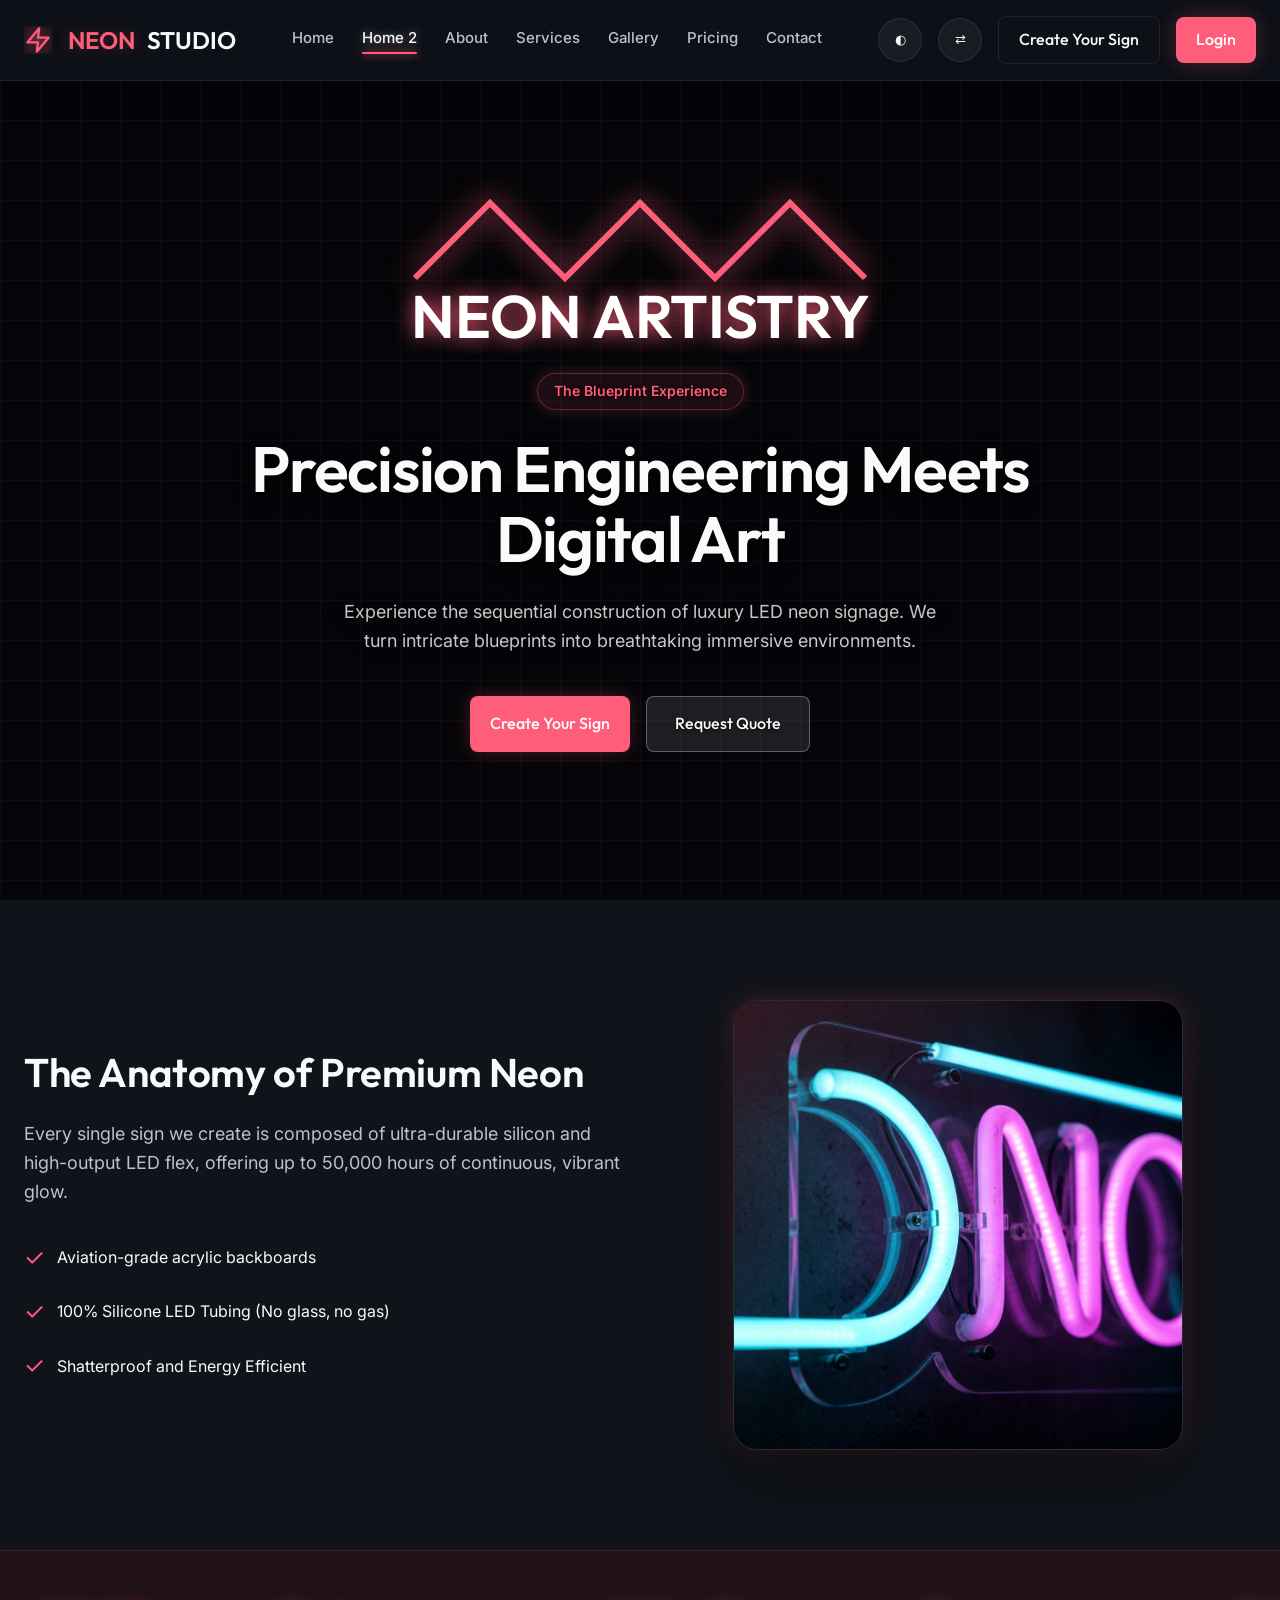
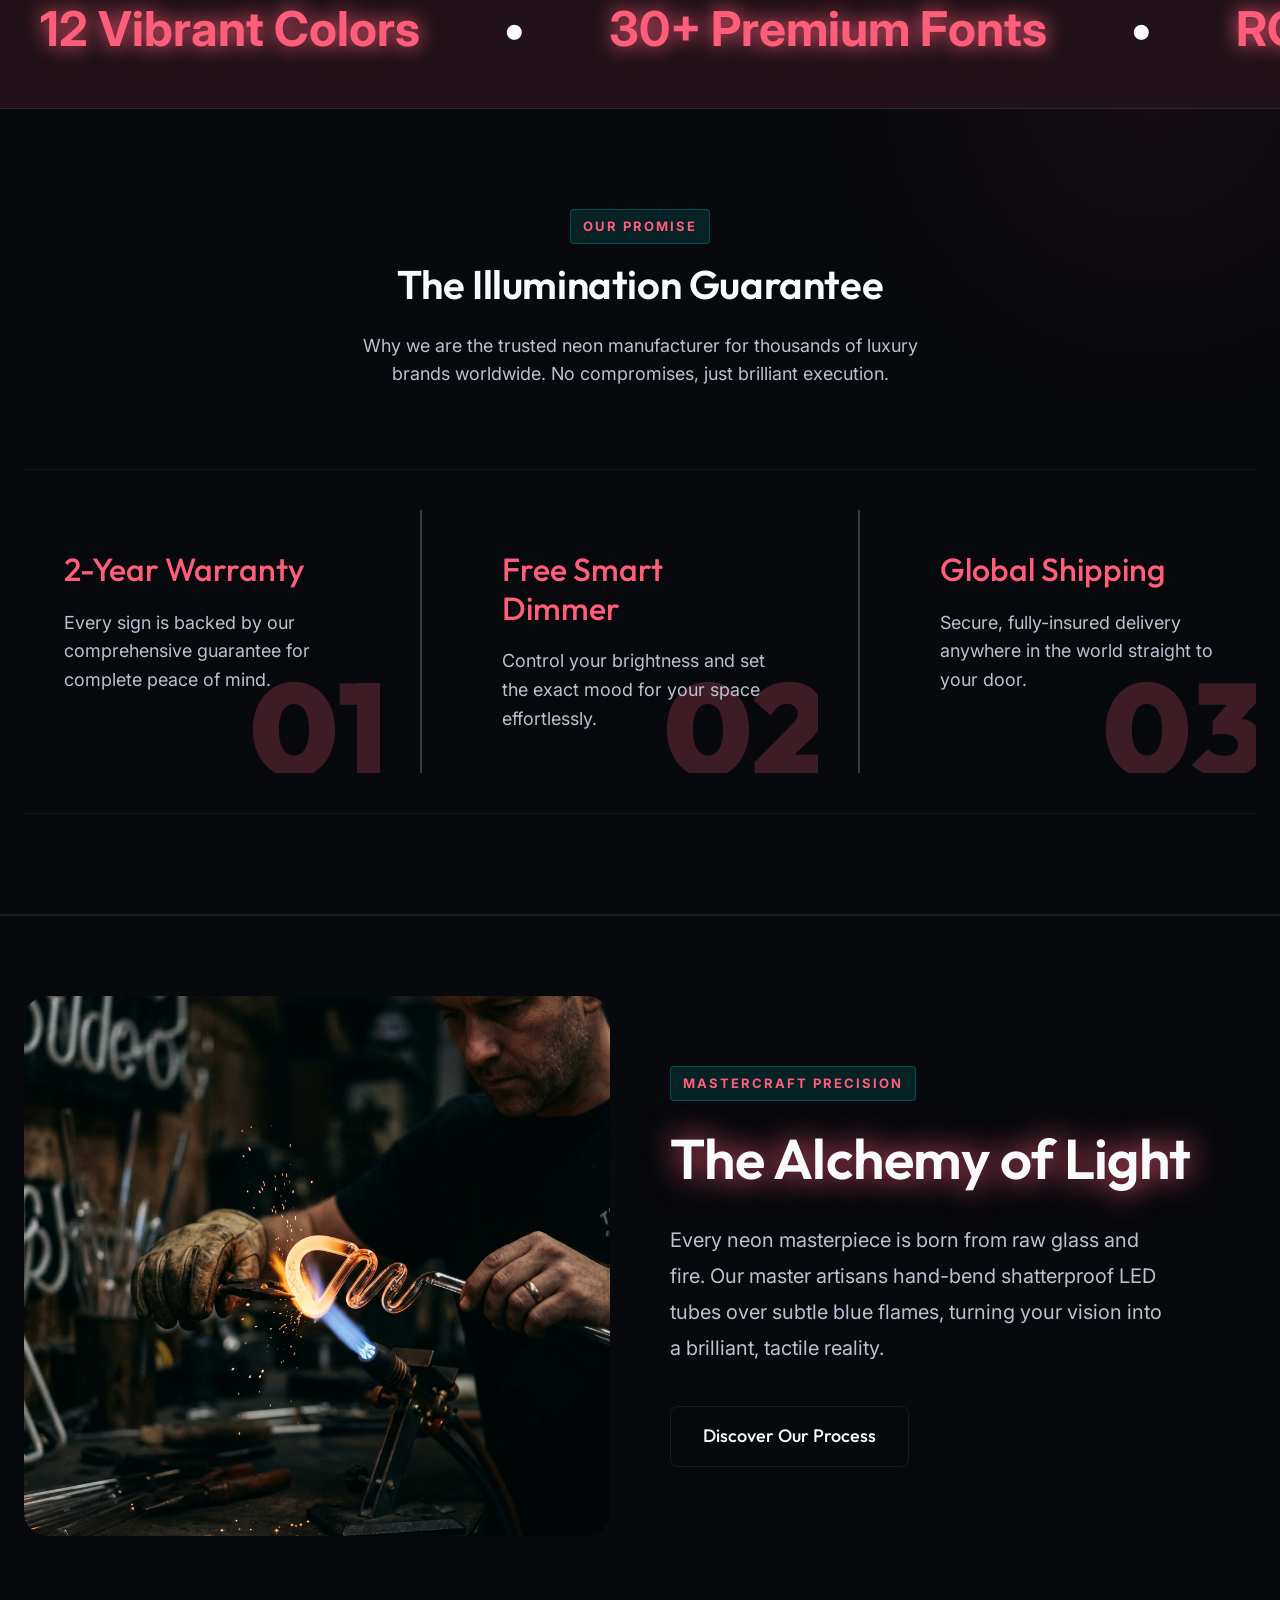
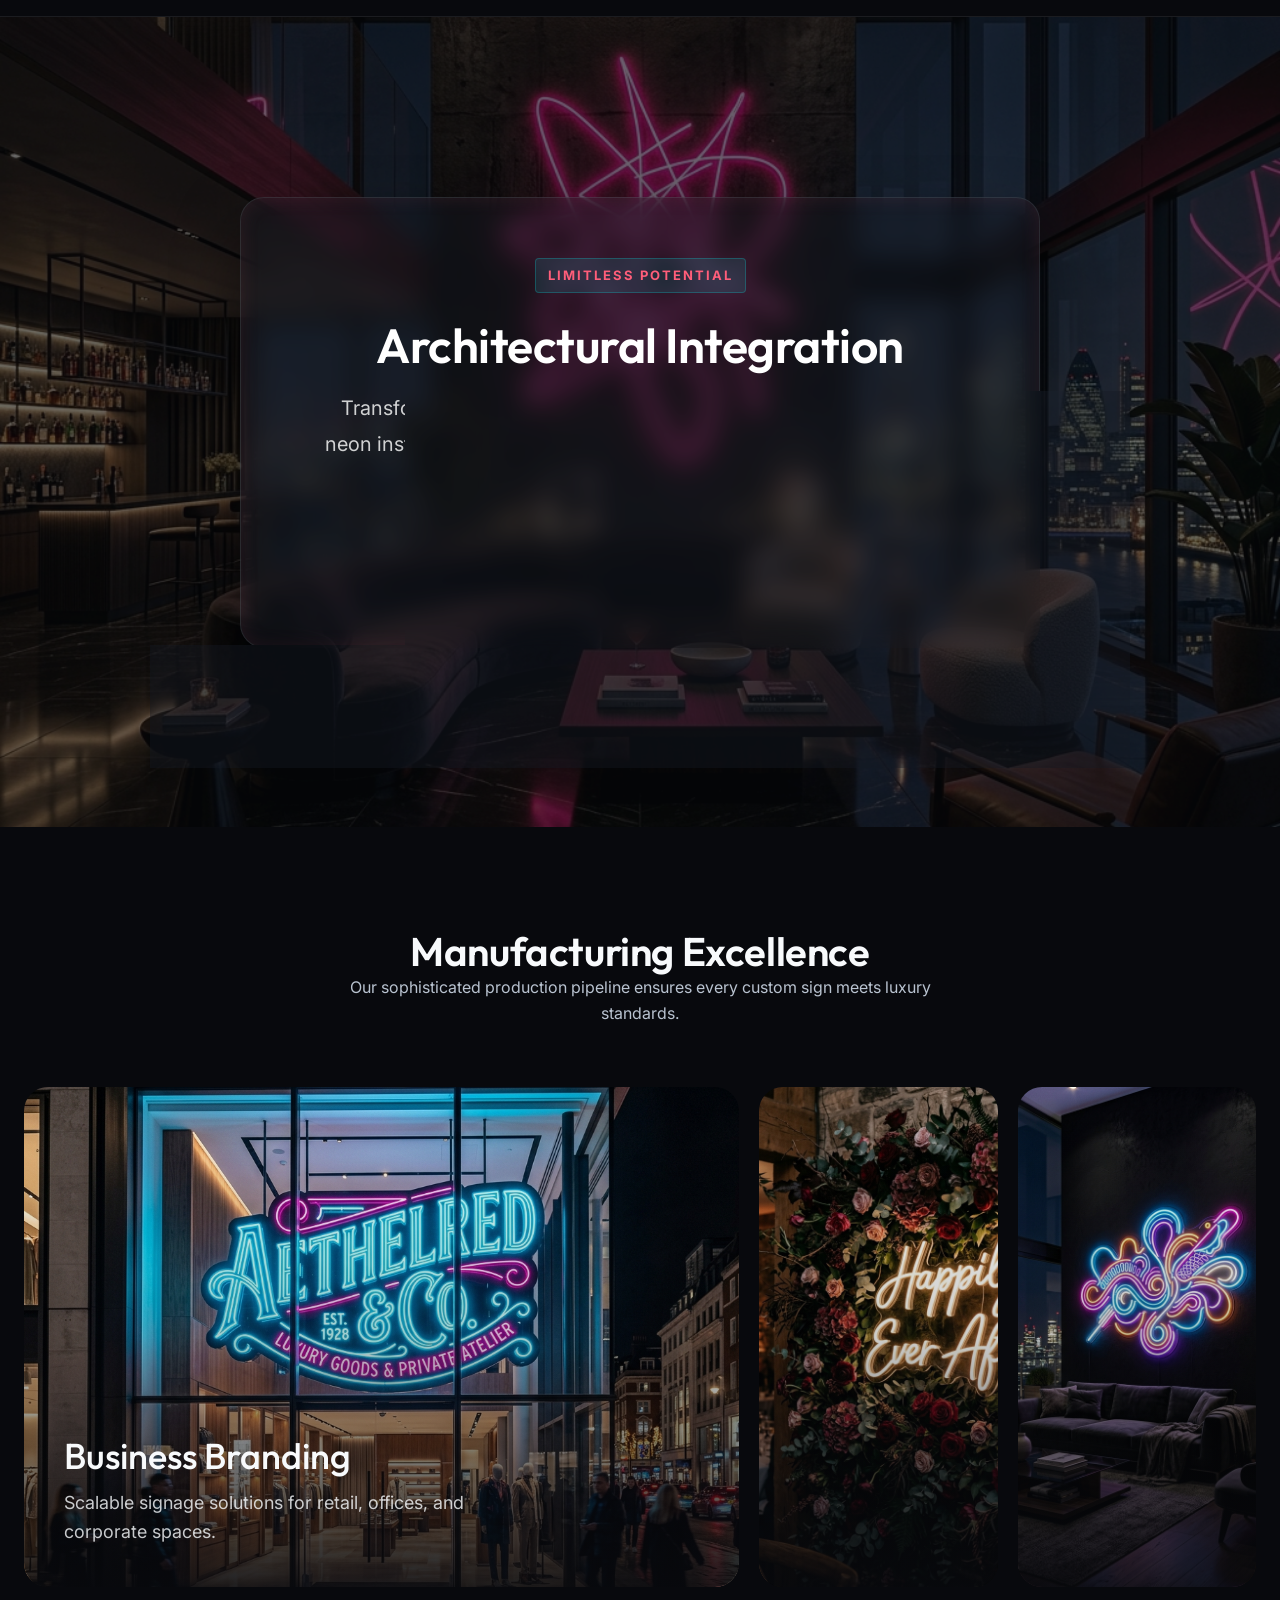
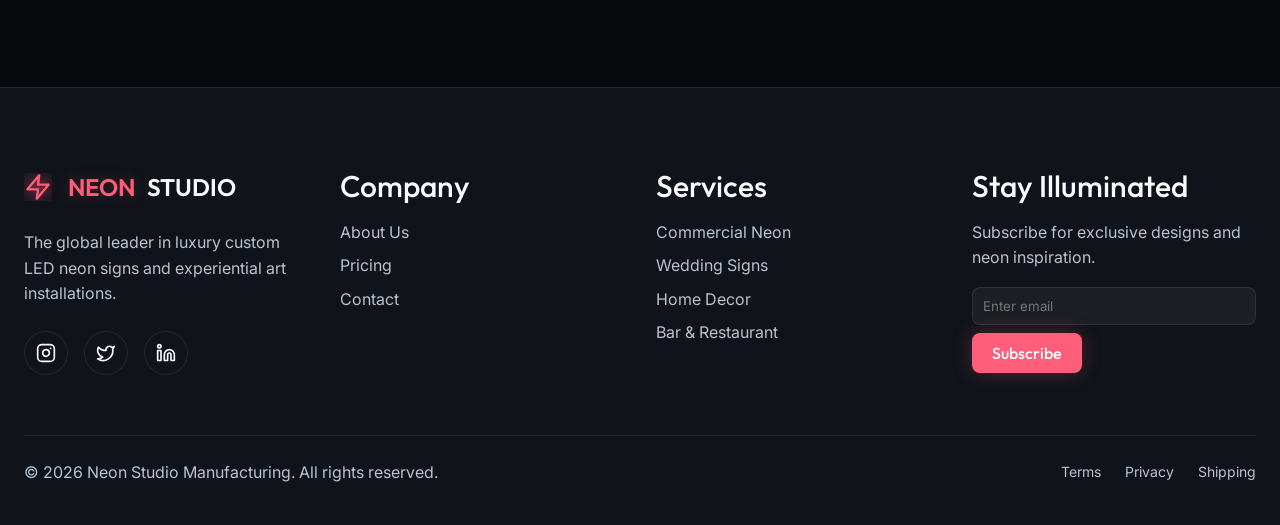
<file: home-2.html>
<!DOCTYPE html>
<html lang="en" dir="ltr">
<head>
  <meta charset="UTF-8">
  <meta name="viewport" content="width=device-width, initial-scale=1.0">
  <title>Neon Blueprint - Neon Studio</title>
  <meta name="description" content="Discover the blueprint of luxury neon sign manufacturing.">
  <link rel="stylesheet" href="assets/css/style.css">
  <link rel="stylesheet" href="assets/css/dark-mode.css">
  <link rel="stylesheet" href="assets/css/rtl.css">
  <style>
    /* Neon Blueprint Animation */
    .hero-blueprint {
      min-height: 100vh;
      display: flex;
      align-items: center;
      position: relative;
      overflow: hidden;
      padding-top: 60px;
      padding-bottom: 80px;
      background: #040508;
      background-image: 
        linear-gradient(rgba(255, 94, 122, 0.05) 1px, transparent 1px),
        linear-gradient(90deg, rgba(255, 94, 122, 0.05) 1px, transparent 1px);
      background-size: 40px 40px;
      /* Force dark mode text variables for visibility */
      --text-primary: #F8FAFC;
      --text-secondary: rgba(248, 250, 252, 0.8);
      color: var(--text-primary);
    }

    .blueprint-content {
      position: relative;
      z-index: 2;
      text-align: center;
      max-width: 900px;
      margin: 0 auto;
    }

    .blueprint-svg {
      width: 100%;
      max-width: 600px;
      margin: 0 auto 20px;
      display: block;
    }

    .path-line {
      fill: none;
      stroke: var(--accent-primary);
      stroke-width: 2;
      stroke-dasharray: 1000;
      stroke-dashoffset: 1000;
      animation: drawLine 1.5s ease-in-out forwards, colorCycleStroke 6s linear infinite 2s;
    }

    .path-glow {
      fill: none;
      stroke: var(--accent-primary);
      stroke-width: 4;
      filter: drop-shadow(0 0 10px var(--accent-primary));
      stroke-dasharray: 1000;
      stroke-dashoffset: 1000;
      animation: drawLine 1.5s ease-in-out 0.5s forwards, colorCycleGlow 6s linear infinite 2s;
    }

    @keyframes drawLine {
      to {
        stroke-dashoffset: 0;
      }
    }

    @keyframes colorCycleStroke {
      0%   { stroke: #FF5E7A; }
      33%  { stroke: #5AF0D6; }
      66%  { stroke: #8DF55A; }
      100% { stroke: #FF5E7A; }
    }

    @keyframes colorCycleGlow {
      0%   { stroke: #FF5E7A; filter: drop-shadow(0 0 10px #FF5E7A); }
      16%  { stroke: #FF5E7A; filter: drop-shadow(0 0 30px #FF5E7A); }
      33%  { stroke: #5AF0D6; filter: drop-shadow(0 0 10px #5AF0D6); }
      49%  { stroke: #5AF0D6; filter: drop-shadow(0 0 30px #5AF0D6); }
      66%  { stroke: #8DF55A; filter: drop-shadow(0 0 10px #8DF55A); }
      83%  { stroke: #8DF55A; filter: drop-shadow(0 0 30px #8DF55A); }
      100% { stroke: #FF5E7A; filter: drop-shadow(0 0 10px #FF5E7A); }
    }

    .reveal-text {
      opacity: 0;
      transform: translateY(20px);
      animation: revealUp 0.8s ease-out 1.2s forwards;
    }

    @keyframes revealUp {
      to {
        opacity: 1;
        transform: translateY(0);
      }
    }

    /* Unique Animations for New Sections */
    .float-anim {
      animation: float 6s ease-in-out infinite;
    }
    
    @keyframes float {
      0% { transform: translateY(0px) rotate(0deg); }
      50% { transform: translateY(-20px) rotate(2deg); filter: drop-shadow(0 20px 30px rgba(255, 94, 122, 0.4)); }
      100% { transform: translateY(0px) rotate(0deg); }
    }

    .marquee-container {
      width: 100%;
      overflow: hidden;
      white-space: nowrap;
      padding: 40px 0;
      background: linear-gradient(90deg, rgba(255,94,122,0.1), rgba(255, 94, 122,0.1));
      border-top: 1px solid var(--border-color);
      border-bottom: 1px solid var(--border-color);
    }
    
    .marquee-content {
      display: inline-block;
      animation: marquee 20s linear infinite;
    }
    
    .marquee-text {
      font-size: 48px;
      font-weight: 700;
      margin: 0 40px;
      display: inline-block;
    }
    
    @keyframes marquee {
      0% { transform: translateX(0); }
      100% { transform: translateX(-50%); }
    }

    .rotate-reveal {
      opacity: 0;
      transform: rotateY(90deg);
      transition: all 1s cubic-bezier(0.4, 0, 0.2, 1);
    }
    
    .rotate-reveal.visible {
      opacity: 1;
      transform: rotateY(0deg);
    }

    .align-100 {
      width: 100%;
      display: flex;
      align-items: center;
      justify-content: space-between;
      gap: 40px;
    }
    @media (max-width: 768px) {
      .align-100 { flex-direction: column; text-align: center; }
    }
  </style>
  <link rel="icon" type="image/svg+xml" href="assets/images/favicon.svg">
</head>
<body>

  <!-- Navbar -->
  <nav class="navbar">
    <a href="index.html" class="nav-brand">
      <svg width="28" height="28" viewBox="0 0 24 24" fill="none" xmlns="http://www.w3.org/2000/svg" style="flex-shrink: 0; margin-right: 4px;">
        <path d="M13 2L3 14H12L11 22L21 10H12L13 2Z" stroke="var(--accent-primary)" fill="rgba(255, 94, 122, 0.1)" stroke-width="2" stroke-linecap="round" stroke-linejoin="round" style="filter: drop-shadow(0 0 8px var(--accent-primary));"/>
      </svg>
      <span>NEON</span> STUDIO
    </a>
    <button class="hamburger">☰</button>
    <div class="nav-links">
      <a href="index.html">Home</a>
      <a href="home-2.html" class="active">Home 2</a>
      <a href="about.html">About</a>
      <a href="services.html">Services</a>
      <a href="gallery.html">Gallery</a>
      <a href="pricing.html">Pricing</a>
      <a href="contact.html">Contact</a>
    </div>
    <div class="nav-actions">
      <button class="btn-icon theme-toggle" title="Toggle Dark/Light Mode">◐</button>
      <button class="btn-icon rtl-toggle" title="Toggle RTL/LTR">⇄</button>
    <a href="design-configurator.html" class="btn btn-secondary" style="padding: 10px 20px;">Create Your Sign</a>
      <a href="login.html" class="btn btn-primary" style="padding: 10px 20px;">Login</a>
      </div>
  </nav>

  <!-- Hero Section 2 -->
  <section class="hero-blueprint">
    <div class="container">
      <div class="blueprint-content">
        
        <svg class="blueprint-svg" viewBox="0 0 400 150" xmlns="http://www.w3.org/2000/svg">
          <path class="path-line" d="M50,100 L100,50 L150,100 L200,50 L250,100 L300,50 L350,100" />
          <path class="path-glow" d="M50,100 L100,50 L150,100 L200,50 L250,100 L300,50 L350,100" />
          <text x="200" y="140" fill="#fff" font-family="'Outfit', sans-serif" font-size="40" font-weight="600" text-anchor="middle" class="reveal-text" style="text-shadow: 0 0 20px #FF5E7A;">NEON ARTISTRY</text>
        </svg>

        <div class="reveal-text">
          <div class="hero-badge" style="background: rgba(255, 94, 122, 0.1); border-color: rgba(255, 94, 122, 0.3); color: var(--accent-primary); box-shadow: 0 0 15px rgba(255, 94, 122, 0.25);">The Blueprint Experience</div>
          <h1 style="margin-bottom: 24px;">Precision Engineering Meets Digital Art</h1>
          <p style="margin: 0 auto 40px; font-size: 18px; max-width: 600px;">Experience the sequential construction of luxury LED neon signage. We turn intricate blueprints into breathtaking immersive environments.</p>
          <div class="hero-actions" style="justify-content: center;">
            <a href="design-configurator.html" class="btn btn-primary" style="padding: 10px 20px;">Create Your Sign</a>
    
            <a href="contact.html" class="btn btn-secondary">Request Quote</a>
          </div>
        </div>

      </div>
    </div>
  </section>

  <!-- Section 1: Anatomy of Neon -->
  <section class="section" style="background: var(--bg-secondary);">
    <div class="container">
      <div class="align-100 fade-up">
        <div style="flex: 1;">
          <h2 class="mb-6">The Anatomy of Premium Neon</h2>
          <p style="font-size: 18px; color: var(--text-secondary); margin-bottom: 32px;">Every single sign we create is composed of ultra-durable silicon and high-output LED flex, offering up to 50,000 hours of continuous, vibrant glow.</p>
          <ul style="list-style: none; padding: 0;">
            <li style="margin-bottom: 16px; display: flex; align-items: center; gap: 12px;">
              <span style="color: var(--accent-primary); font-size: 24px;">✓</span> <span>Aviation-grade acrylic backboards</span>
            </li>
            <li style="margin-bottom: 16px; display: flex; align-items: center; gap: 12px;">
              <span style="color: var(--accent-primary); font-size: 24px;">✓</span> <span>100% Silicone LED Tubing (No glass, no gas)</span>
            </li>
            <li style="margin-bottom: 16px; display: flex; align-items: center; gap: 12px;">
              <span style="color: var(--accent-primary); font-size: 24px;">✓</span> <span>Shatterproof and Energy Efficient</span>
            </li>
          </ul>
        </div>
        <div style="flex: 1; display: flex; justify-content: center; position: relative;">
          <!-- Premium Image -->
          <div class="float-anim" style="position: relative; border-radius: 24px; overflow: hidden; box-shadow: 0 30px 60px rgba(0,0,0,0.4), 0 0 30px rgba(255, 94, 122, 0.2); max-width: 450px; border: 1px solid rgba(255,255,255,0.1);">
            <img src="assets/images/anatomy_neon_macro.png" alt="Close-up of premium silicone neon tubing" style="width: 100%; height: auto; display: block; transition: transform 0.6s ease;">
            <div style="position: absolute; top: 0; left: 0; width: 100%; height: 100%; background: linear-gradient(135deg, rgba(255, 94, 122,0.2), transparent 50%); mix-blend-mode: screen; pointer-events: none;"></div>
          </div>
        </div>
      </div>
    </div>
  </section>

  <!-- Section 2: Infinite Customization Showcase -->
  <section class="marquee-container">
    <div class="marquee-content">
      <span class="marquee-text" style="color: var(--accent-primary); text-shadow: 0 0 20px var(--accent-primary);">12 Vibrant Colors</span>
      <span class="marquee-text" style="color: var(--text-primary);">•</span>
      <span class="marquee-text" style="color: var(--accent-primary); text-shadow: 0 0 20px var(--accent-primary);">30+ Premium Fonts</span>
      <span class="marquee-text" style="color: var(--text-primary);">•</span>
      <span class="marquee-text" style="color: var(--accent-primary); text-shadow: 0 0 20px var(--accent-primary);">RGB Color Changing</span>
      <span class="marquee-text" style="color: var(--text-primary);">•</span>
      <span class="marquee-text" style="color: var(--accent-primary); text-shadow: 0 0 20px var(--accent-primary);">12 Vibrant Colors</span>
      <span class="marquee-text" style="color: var(--text-primary);">•</span>
      <span class="marquee-text" style="color: var(--accent-primary); text-shadow: 0 0 20px var(--accent-primary);">30+ Premium Fonts</span>
      <span class="marquee-text" style="color: var(--text-primary);">•</span>
      <span class="marquee-text" style="color: var(--accent-primary); text-shadow: 0 0 20px var(--accent-primary);">RGB Color Changing</span>
    </div>
  </section>

  <!-- Section 3: The Illumination Guarantee -->
  <section class="section guarantee-section" style="border-bottom: 1px solid var(--border-color); position: relative; overflow: hidden;">
    <div style="position: absolute; top: -50%; right: -20%; width: 60vw; height: 60vw; background: radial-gradient(circle, rgba(255, 94, 122, 0.05) 0%, transparent 60%); border-radius: 50%; pointer-events: none; z-index: -1;"></div>
    
    <div class="container">
      <div class="section-header text-center fade-up" style="max-width: 600px; margin-bottom: 80px;">
        <div class="badge-accent" style="margin-bottom: 16px;">Our Promise</div>
        <h2 class="mb-6">The Illumination Guarantee</h2>
        <p style="font-size: 18px; color: var(--text-secondary);">Why we are the trusted neon manufacturer for thousands of luxury brands worldwide. No compromises, just brilliant execution.</p>
      </div>

      <div class="guarantee-horizontal fade-up">
        <div class="guarantee-part">
           <div class="bg-number" style="color: rgba(255, 94, 122, 0.22);">01</div>
           <h3 style="color: var(--accent-primary); font-size: 32px; margin-bottom: 20px;">2-Year Warranty</h3>
           <p style="font-size: 18px; color: var(--text-secondary); line-height: 1.6;">Every sign is backed by our comprehensive guarantee for complete peace of mind.</p>
        </div>
        
        <div class="guarantee-divider"></div>
        
        <div class="guarantee-part">
           <div class="bg-number" style="color: rgba(255, 94, 122, 0.22);">02</div>
           <h3 style="color: var(--accent-primary); font-size: 32px; margin-bottom: 20px;">Free Smart Dimmer</h3>
           <p style="font-size: 18px; color: var(--text-secondary); line-height: 1.6;">Control your brightness and set the exact mood for your space effortlessly.</p>
        </div>
        
        <div class="guarantee-divider"></div>
        
        <div class="guarantee-part">
           <div class="bg-number" style="color: rgba(255, 94, 122, 0.22);">03</div>
           <h3 style="color: var(--accent-primary); font-size: 32px; margin-bottom: 20px;">Global Shipping</h3>
           <p style="font-size: 18px; color: var(--text-secondary); line-height: 1.6;">Secure, fully-insured delivery anywhere in the world straight to your door.</p>
        </div>
      </div>
    </div>
  </section>

  <section class="alchemy-section fade-up">
    <div class="container" style="display: flex; align-items: center; justify-content: space-between; gap: 60px; width: 100%;">
      <div class="alchemy-image" style="flex: 1; height: 60vh; border-radius: 24px;"></div>
      <div class="alchemy-content" style="flex: 1; padding: 0;">
        <div class="badge-accent" style="margin-bottom: 24px;">Mastercraft Precision</div>
        <h2 class="neon-text glowing-reveal" style="font-size: 56px; margin-bottom: 30px;">The Alchemy of Light</h2>
        <p style="font-size: 20px; color: var(--text-secondary); line-height: 1.8; margin-bottom: 40px; max-width: 500px;">
          Every neon masterpiece is born from raw glass and fire. Our master artisans hand-bend shatterproof LED tubes over subtle blue flames, turning your vision into a brilliant, tactile reality.
        </p>
        <a href="about.html" class="btn btn-secondary" style="padding: 15px 32px; font-size: 18px;">Discover Our Process</a>
      </div>
    </div>
  </section>

  <!-- NEW PREMIUM SECTION 2: Architectural Integration -->
  <section class="architectural-section fade-up">
    <div class="architectural-overlay"></div>
    <div class="floating-glassmorphism">
      <div class="badge-accent" style="margin-bottom: 24px;">Limitless Potential</div>
      <h2 class="mb-4" style="font-size: 48px; color: #fff;">Architectural Integration</h2>
      <p style="font-size: 20px; color: rgba(255, 255, 255, 0.8); line-height: 1.8; margin-bottom: 30px;">
        Transform any space into an immersive experience. Our premium neon installations integrate seamlessly into luxury lounges, high-end retail, and architectural centerpieces.
      </p>
      <a href="design-configurator.html" class="btn btn-primary" style="padding: 15px 32px; font-size: 18px; width: auto;">Configure Your Space</a>
    </div>
  </section>

  <!-- Content Sections -->
  <section class="section">
    <div class="container">
      <div class="section-header text-center fade-up">
        <h2>Manufacturing Excellence</h2>
        <p>Our sophisticated production pipeline ensures every custom sign meets luxury standards.</p>
      </div>
      <div class="excellence-accordion fade-up">
        
        <div class="ex-item active">
           <div class="ex-bg" style="background-image: url('assets/images/business_excellence_neon.png');"></div>
           <div class="ex-overlay"></div>
           <div class="ex-content">
              <h3 class="neon-text">Business Branding</h3>
              <p>Scalable signage solutions for retail, offices, and corporate spaces.</p>
           </div>
        </div>

        <div class="ex-item">
           <div class="ex-bg" style="background-image: url('assets/images/wedding_excellence_neon.png');"></div>
           <div class="ex-overlay"></div>
           <div class="ex-content">
              <h3 style="color: var(--accent-primary); text-shadow: 0 0 10px rgba(255, 94, 122,0.5);">Event & Wedding</h3>
              <p>Photogenic, elegant typography designed for luxury events.</p>
           </div>
        </div>

        <div class="ex-item">
           <div class="ex-bg" style="background-image: url('assets/images/interior_excellence_neon.png');"></div>
           <div class="ex-overlay"></div>
           <div class="ex-content">
              <h3 style="color: var(--accent-primary); text-shadow: 0 0 10px rgba(255, 94, 122,0.5);">Interior Inspiration</h3>
              <p>Custom artwork integrated seamlessly into modern interior design.</p>
           </div>
        </div>

      </div>
    </div>
  </section>

  <!-- Footer -->
  <footer class="footer">
    <div class="container">
      <div class="grid-4">
        <div>
          <a href="index.html" class="nav-brand mb-6">
            <svg width="28" height="28" viewBox="0 0 24 24" fill="none" xmlns="http://www.w3.org/2000/svg" style="flex-shrink: 0; margin-right: 4px;">
        <path d="M13 2L3 14H12L11 22L21 10H12L13 2Z" stroke="var(--accent-primary)" fill="rgba(255, 94, 122, 0.1)" stroke-width="2" stroke-linecap="round" stroke-linejoin="round" style="filter: drop-shadow(0 0 8px var(--accent-primary));"/>
      </svg>
            <span>NEON</span> STUDIO
          </a>
          <p>The global leader in luxury custom LED neon signs and experiential art installations.</p>
          <div class="social-links" style="display: flex; gap: 16px; margin-top: 24px;">
            <a href="#" class="social-icon" aria-label="Instagram">
              <svg viewBox="0 0 24 24" fill="none" stroke="currentColor" stroke-width="2" stroke-linecap="round" stroke-linejoin="round"><rect x="2" y="2" width="20" height="20" rx="5" ry="5"></rect><path d="M16 11.37A4 4 0 1 1 12.63 8 4 4 0 0 1 16 11.37z"></path><line x1="17.5" y1="6.5" x2="17.51" y2="6.5"></line></svg>
            </a>
            <a href="#" class="social-icon" aria-label="Twitter">
              <svg viewBox="0 0 24 24" fill="none" stroke="currentColor" stroke-width="2" stroke-linecap="round" stroke-linejoin="round"><path d="M22 4s-.7 2.1-2 3.4c1.6 10-9.4 17.3-18 11.6 2.2.1 4.4-.6 6-2C3 15.5.5 9.6 3 5c2.2 2.6 5.6 4.1 9 4-.9-4.2 4-6.6 7-3.8 1.1 0 3-1.2 3-1.2z"></path></svg>
            </a>
            <a href="#" class="social-icon" aria-label="LinkedIn">
              <svg viewBox="0 0 24 24" fill="none" stroke="currentColor" stroke-width="2" stroke-linecap="round" stroke-linejoin="round"><path d="M16 8a6 6 0 0 1 6 6v7h-4v-7a2 2 0 0 0-2-2 2 2 0 0 0-2 2v7h-4v-7a6 6 0 0 1 6-6z"></path><rect x="2" y="9" width="4" height="12"></rect><circle cx="4" cy="4" r="2"></circle></svg>
            </a>
          </div>
        </div>
        <div>
          <h3 class="mb-4">Company</h3>
          <p class="mb-2"><a href="about.html">About Us</a></p>
          <p class="mb-2"></p>
          <p class="mb-2"><a href="pricing.html">Pricing</a></p>
          <p class="mb-2"><a href="contact.html">Contact</a></p>
        </div>
        <div>
          <h3 class="mb-4">Services</h3>
          <p class="mb-2"><a href="services.html">Commercial Neon</a></p>
          <p class="mb-2"><a href="services.html">Wedding Signs</a></p>
          <p class="mb-2"><a href="services.html">Home Decor</a></p>
          <p class="mb-2"><a href="services.html">Bar & Restaurant</a></p>
        </div>
        <div>
          <h3 class="mb-4">Stay Illuminated</h3>
          <p class="mb-4">Subscribe for exclusive designs and neon inspiration.</p>
          <div style="display: flex; gap: 8px; flex-wrap: wrap;">
            <input type="email" class="form-control" placeholder="Enter email" style="padding: 10px;">
            <button class="btn btn-primary" style="padding: 10px 20px;">Subscribe</button>
          </div>
        </div>
      </div>
      <div class="footer-bottom">
        <p>&copy; 2026 Neon Studio Manufacturing. All rights reserved.</p>
        <div style="display: flex; gap: 24px;">
          <a href="#">Terms</a>
          <a href="#">Privacy</a>
          <a href="#">Shipping</a>
        </div>
      </div>
    </div>
  </footer>

  <script src="assets/js/main.js"></script>
  <script>
    document.addEventListener('DOMContentLoaded', () => {
      const observer = new IntersectionObserver((entries, obs) => {
        entries.forEach(entry => {
          if (entry.isIntersecting) {
            entry.target.classList.add('visible');
            obs.unobserve(entry.target);
          }
        });
      }, { threshold: 0.1 });
      
      document.querySelectorAll('.rotate-reveal').forEach(el => {
        observer.observe(el);
      });
    });
  </script>
</body>
</html>
</file>
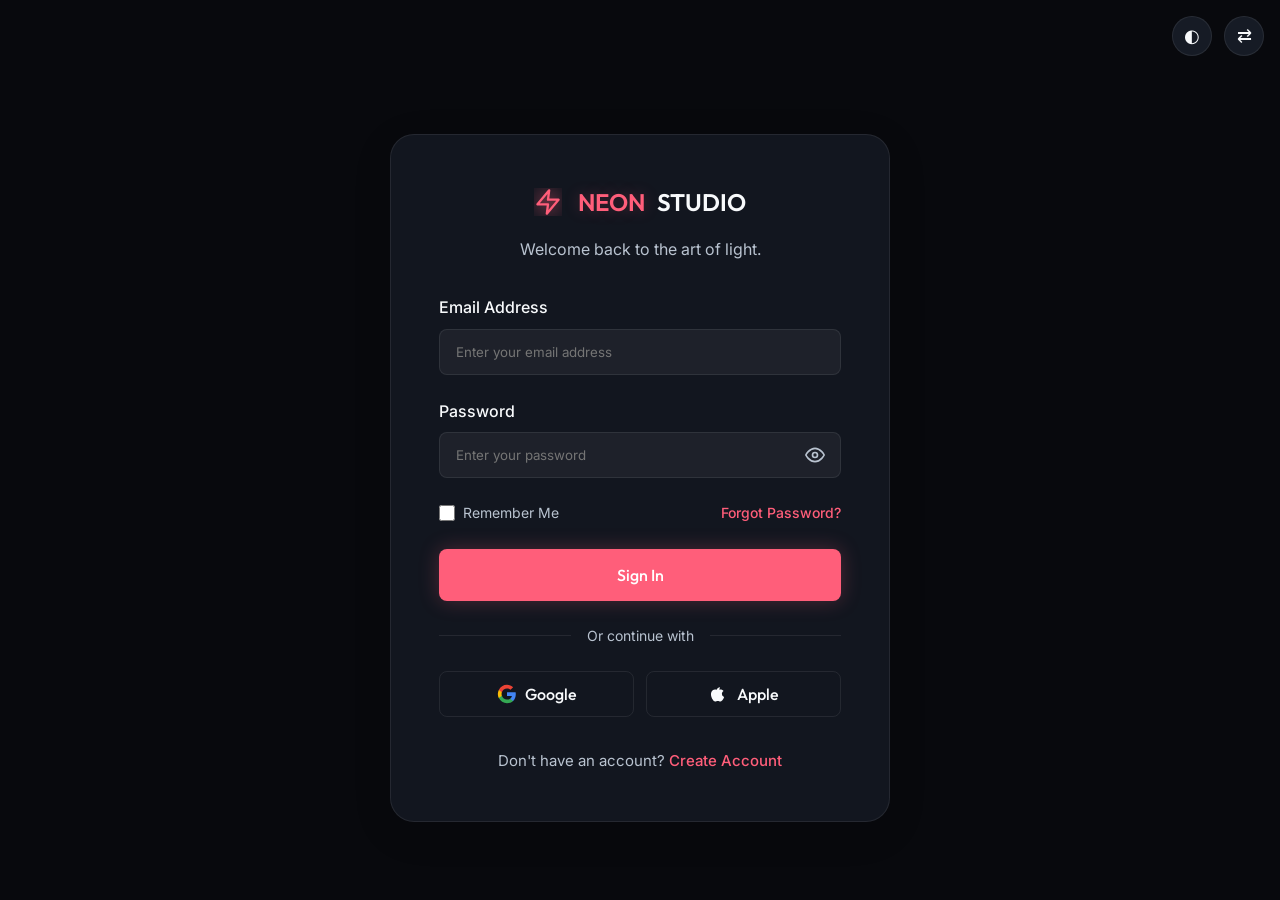
<file: login.html>
<!DOCTYPE html>
<html lang="en" dir="ltr">
<head>
  <meta charset="UTF-8">
  <meta name="viewport" content="width=device-width, initial-scale=1.0">
  <title>Login - Neon Studio</title>
  <link rel="stylesheet" href="assets/css/style.css">
  <link rel="stylesheet" href="assets/css/dark-mode.css">
  <link rel="stylesheet" href="assets/css/rtl.css">
    <style>
    .auth-link {
      color: var(--accent-primary);
      text-decoration: none;
    }
    .auth-link:hover {
      color: var(--accent-primary);
      text-shadow: 0 0 8px var(--neon-glow);
    }
  </style>
  <link rel="icon" type="image/svg+xml" href="assets/images/favicon.svg">
</head>
<body class="auth-layout" style="background: var(--bg-primary); padding: clamp(16px, 4vw, 24px); padding-top: 80px; min-height: 100vh; display: flex; flex-direction: column; justify-content: center;">

  <!-- Fixed Top-Right Controls (Outside Card) -->
  <div style="position: absolute; top: 16px; right: 16px; z-index: 1000; display: flex; gap: 12px;">
    <button class="btn-icon theme-toggle" title="Toggle Dark/Light Mode" style="background: var(--bg-card); border-color: var(--border-color); width: 40px; height: 40px; font-size: 18px;">◐</button>
    <button class="btn-icon rtl-toggle" title="Toggle RTL/LTR" style="background: var(--bg-card); border-color: var(--border-color); width: 40px; height: 40px; font-size: 18px;">⇄</button>
  </div>

  <div class="auth-card fade-up" style="box-shadow: 0 10px 40px rgba(0,0,0,0.1); border: 1px solid var(--border-color); border-radius: 24px; width: 100%; max-width: 500px; margin: 0 auto; padding: clamp(24px, 6vw, 48px);">
    <div class="text-center mb-8">
      <a href="index.html" class="nav-brand" style="justify-content: center; margin-bottom: 16px; white-space: nowrap; text-decoration: none;">
        <svg width="28" height="28" viewBox="0 0 24 24" fill="none" xmlns="http://www.w3.org/2000/svg" style="flex-shrink: 0; margin-right: 4px;">
        <path d="M13 2L3 14H12L11 22L21 10H12L13 2Z" stroke="var(--accent-primary)" fill="rgba(255, 94, 122, 0.1)" stroke-width="2" stroke-linecap="round" stroke-linejoin="round" style="filter: drop-shadow(0 0 8px var(--accent-primary));"/>
      </svg>
        <span>NEON</span> STUDIO
      </a>
      <p style="color: var(--text-secondary);">Welcome back to the art of light.</p>
    </div>

    <form action="index.html" style="text-align: start;">
      <div class="form-group">
        <label class="form-label" for="email">Email Address</label>
        <input type="email" id="email" class="form-control" placeholder="Enter your email address" required>
      </div>

      <div class="form-group" style="position: relative;">
        <label class="form-label" for="password">Password</label>
        <div style="position: relative;">
          <input type="password" id="password" class="form-control" placeholder="Enter your password" required style="padding-inline-end: 48px;">
          <button type="button" class="password-toggle" onclick="togglePassword('password', this)" style="position: absolute; inset-inline-end: 16px; top: 50%; transform: translateY(-50%); background: none; border: none; color: var(--text-secondary); cursor: pointer; display: flex; align-items: center; justify-content: center;">
            <svg width="20" height="20" viewBox="0 0 24 24" fill="none" stroke="currentColor" stroke-width="2" stroke-linecap="round" stroke-linejoin="round"><path d="M1 12s4-8 11-8 11 8 11 8-4 8-11 8-11-8-11-8z"></path><circle cx="12" cy="12" r="3"></circle></svg>
          </button>
        </div>
      </div>

      <div style="display: flex; justify-content: space-between; align-items: center; margin-bottom: 24px; margin-top: 16px; flex-wrap: nowrap; gap: 8px;">
        <label style="display: flex; align-items: center; gap: 8px; cursor: pointer; color: var(--text-secondary); font-size: 14px; white-space: nowrap;">
          <input type="checkbox" style="width: 16px; height: 16px; accent-color: var(--accent-primary);"> Remember Me
        </label>
        <a href="#" class="auth-link" style="font-size: 14px; font-weight: 500; white-space: nowrap; transition: color 0.3s ease;">Forgot Password?</a>
      </div>

      <button type="submit" class="btn btn-primary" style="width: 100%; padding: 16px;">Sign In</button>
      
      <div style="display: flex; align-items: center; margin: 24px 0;">
        <div style="flex: 1; height: 1px; background: var(--border-color);"></div>
        <span style="padding: 0 16px; color: var(--text-secondary); font-size: 14px;">Or continue with</span>
        <div style="flex: 1; height: 1px; background: var(--border-color);"></div>
      </div>

      <div style="display: flex; gap: 12px;">
        <button type="button" class="btn btn-secondary" style="flex: 1; padding: 12px 8px; display: flex; align-items: center; justify-content: center; gap: 8px; white-space: nowrap;">
          <svg width="20" height="20" viewBox="0 0 24 24" fill="currentColor" xmlns="http://www.w3.org/2000/svg"><path d="M22.56 12.25c0-.78-.07-1.53-.2-2.25H12v4.26h5.92c-.26 1.37-1.04 2.53-2.21 3.31v2.77h3.57c2.08-1.92 3.28-4.74 3.28-8.09z" fill="#4285F4"/><path d="M12 23c2.97 0 5.46-.98 7.28-2.66l-3.57-2.77c-.98.66-2.23 1.06-3.71 1.06-2.86 0-5.29-1.93-6.16-4.53H2.18v2.84C3.99 20.53 7.7 23 12 23z" fill="#34A853"/><path d="M5.84 14.09c-.22-.66-.35-1.36-.35-2.09s.13-1.43.35-2.09V7.07H2.18C1.43 8.55 1 10.22 1 12s.43 3.45 1.18 4.93l2.85-2.22.81-.62z" fill="#FBBC05"/><path d="M12 5.38c1.62 0 3.06.56 4.21 1.64l3.15-3.15C17.45 2.09 14.97 1 12 1 7.7 1 3.99 3.47 2.18 7.07l3.66 2.84c.87-2.6 3.3-4.53 6.16-4.53z" fill="#EA4335"/></svg>
          Google
        </button>
        <button type="button" class="btn btn-secondary" style="flex: 1; padding: 12px 8px; display: flex; align-items: center; justify-content: center; gap: 8px; white-space: nowrap;">
          <svg width="20" height="20" viewBox="0 0 24 24" fill="currentColor" xmlns="http://www.w3.org/2000/svg"><path d="M15.42 12.01c0-2.4 1.95-3.56 2.05-3.62-1.12-1.63-2.86-1.85-3.5-1.88-1.5-.15-2.92.88-3.68.88-.76 0-1.93-.86-3.18-.84-1.61.02-3.1.94-3.93 2.38-1.7 2.94-.43 7.3 1.23 9.7.81 1.18 1.77 2.5 3.03 2.45 1.21-.05 1.68-.78 3.14-.78 1.45 0 1.88.78 3.16.76 1.3-.02 2.13-1.19 2.93-2.36 1.05-1.52 1.48-3 1.5-3.08-.03-.01-2.67-1.02-2.67-3.61v-.01zM11.97 7.02c.67-.81 1.12-1.94.99-3.06-1 .04-2.19.67-2.87 1.48-.6.71-1.13 1.86-.98 2.95 1.11.09 2.19-.55 2.86-1.37z" /></svg>
          Apple
        </button>
      </div>

      <p class="text-center" style="font-size: 15px; margin-top: 32px;">
        Don't have an account? <a href="register.html" class="auth-link" style="font-weight: 500; transition: color 0.3s ease;">Create Account</a>
      </p>
    </form>
  </div>

  <script src="assets/js/main.js"></script>
  <script>
    function togglePassword(inputId, btn) {
      const input = document.getElementById(inputId);
      const icon = btn.querySelector('svg');
      if (input.type === 'password') {
        input.type = 'text';
        icon.innerHTML = '<path d="M17.94 17.94A10.07 10.07 0 0 1 12 20c-7 0-11-8-11-8a18.45 18.45 0 0 1 5.06-5.94M9.9 4.24A9.12 9.12 0 0 1 12 4c7 0 11 8 11 8a18.5 18.5 0 0 1-2.16 3.19m-6.72-1.07a3 3 0 1 1-4.24-4.24"></path><line x1="1" y1="1" x2="23" y2="23"></line>';
      } else {
        input.type = 'password';
        icon.innerHTML = '<path d="M1 12s4-8 11-8 11 8 11 8-4 8-11 8-11-8-11-8z"></path><circle cx="12" cy="12" r="3"></circle>';
      }
    }
  </script>
</body>
</html>
</file>
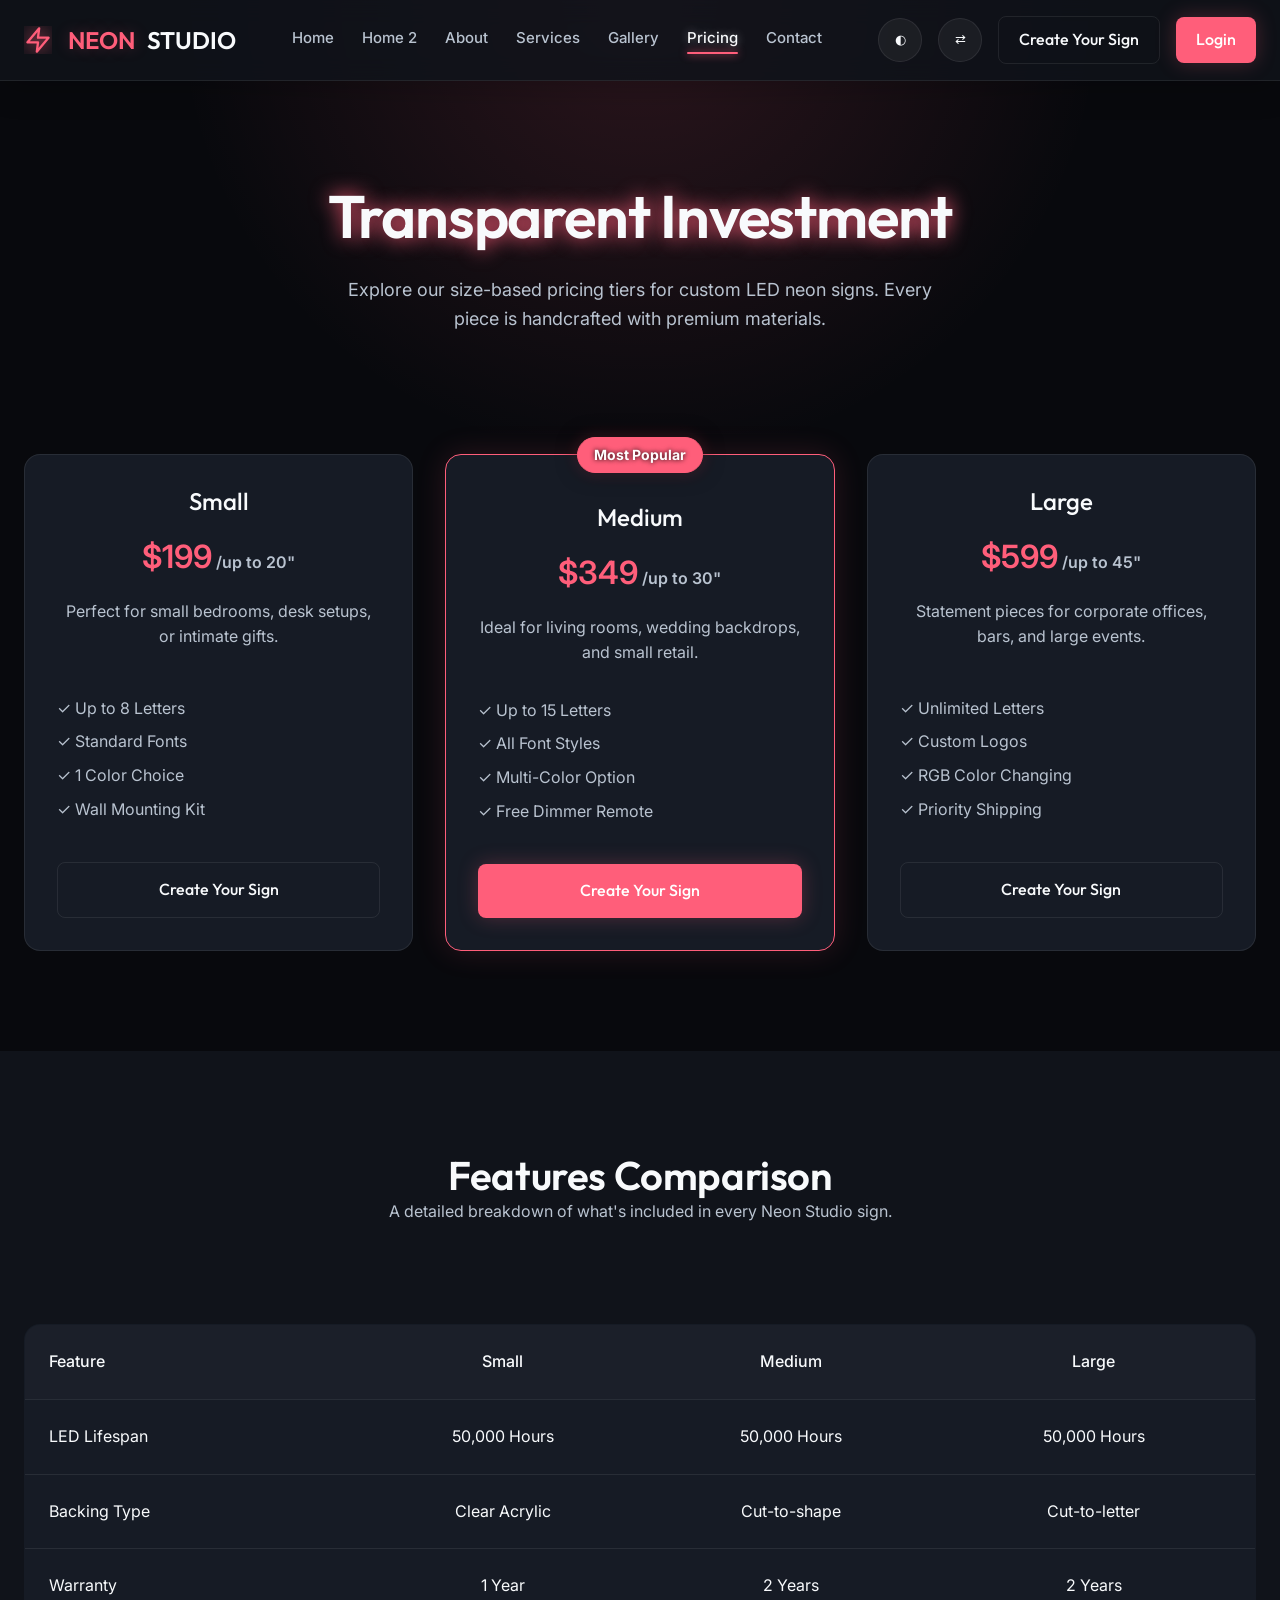
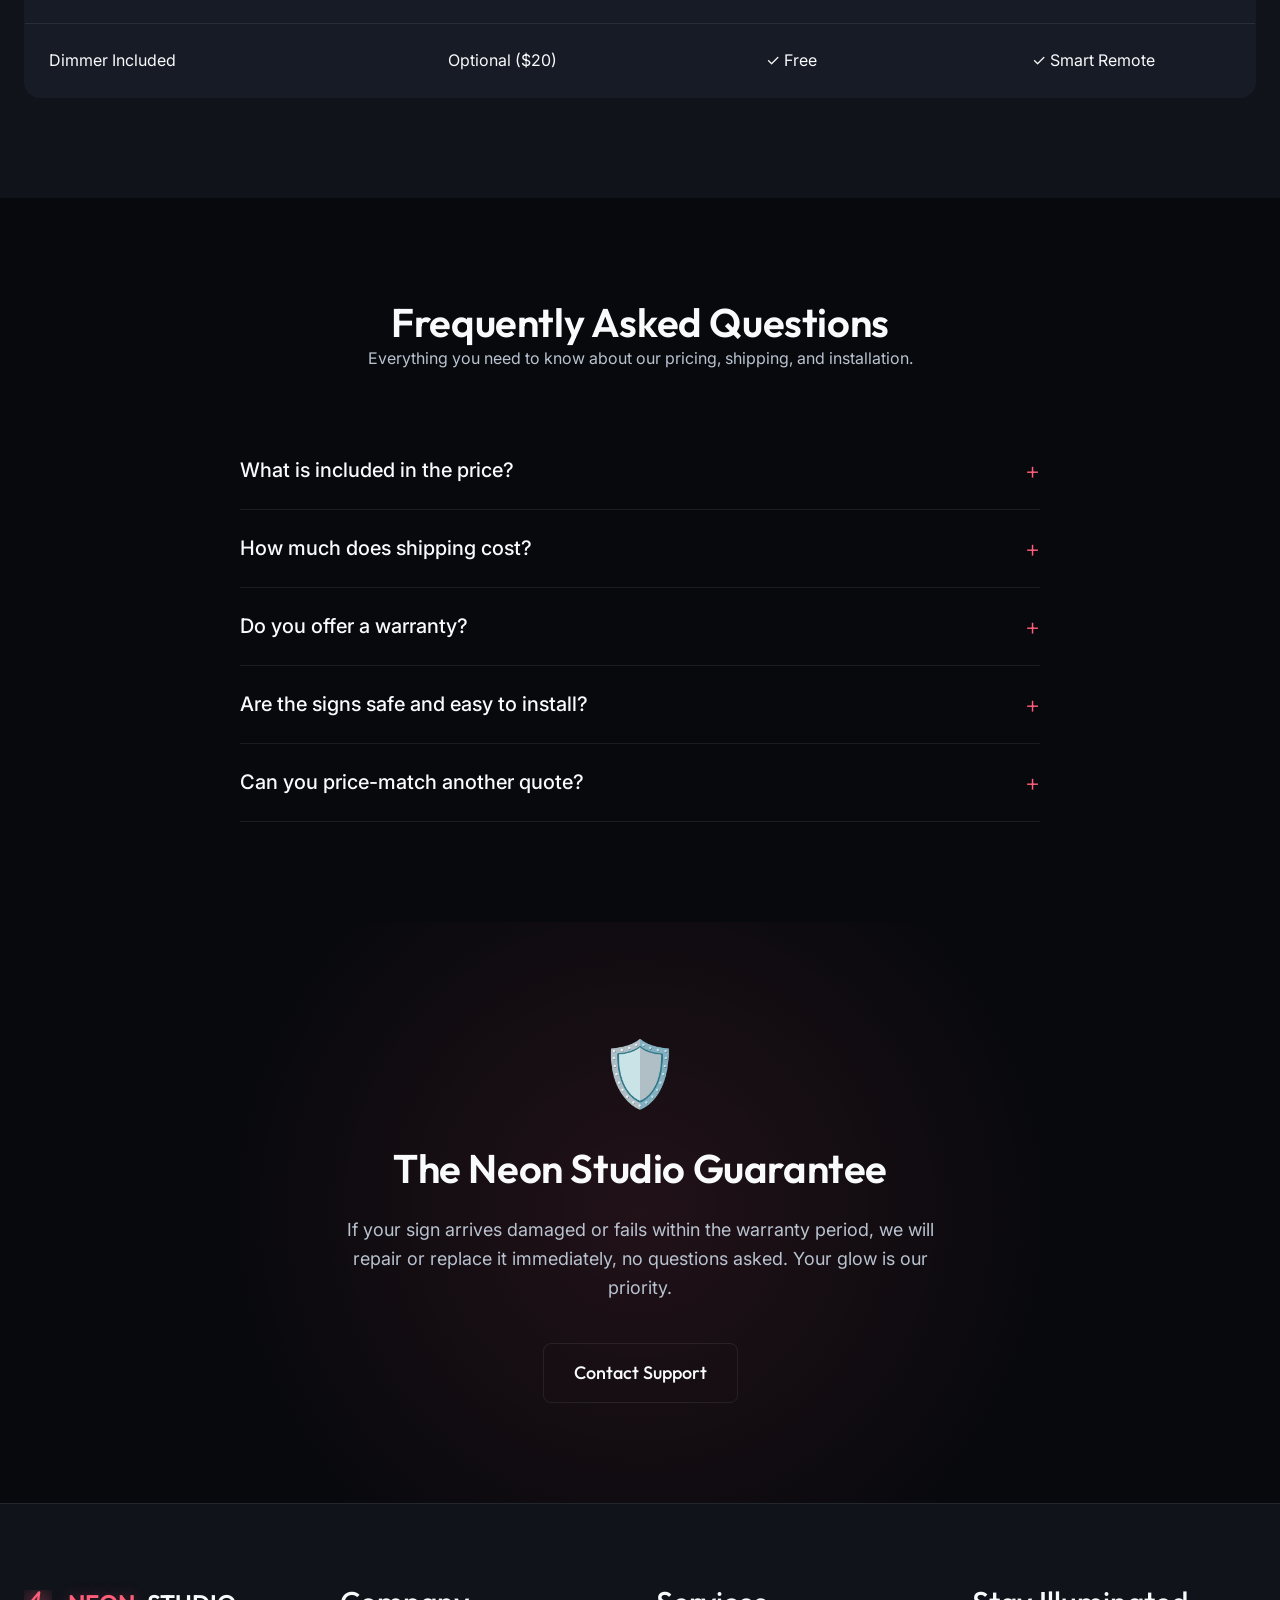
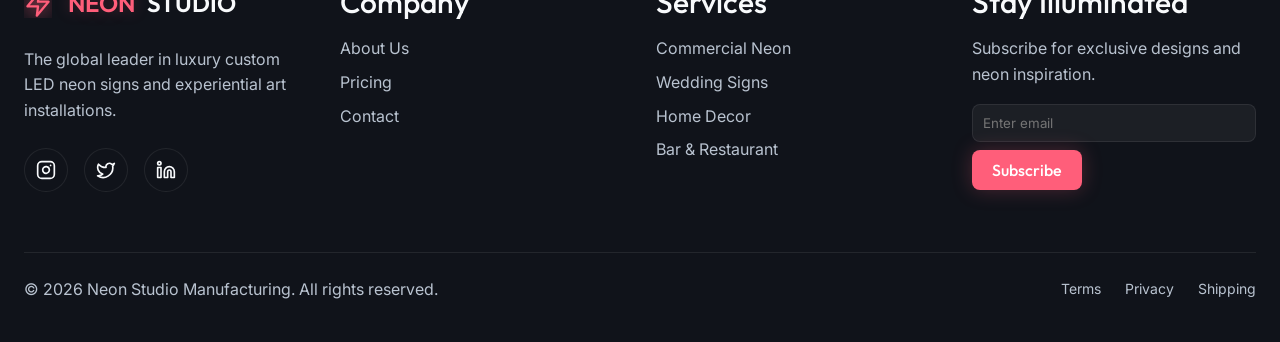
<file: pricing.html>
<!DOCTYPE html>
<html lang="en" dir="ltr">
<head>
  <meta charset="UTF-8">
  <meta name="viewport" content="width=device-width, initial-scale=1.0">
  <title>Pricing - Neon Studio</title>
  <link rel="stylesheet" href="assets/css/style.css">
  <link rel="stylesheet" href="assets/css/dark-mode.css">
  <link rel="stylesheet" href="assets/css/rtl.css">
  <style>
    .page-header {
      padding: 180px 0 100px;
      text-align: center;
      background: radial-gradient(circle at top center, rgba(255, 94, 122, 0.15), transparent 60%);
    }

    .pricing-table {
      width: 100%;
      border-collapse: collapse;
      margin-top: 40px;
      background: var(--bg-card);
      border-radius: 16px;
      overflow: hidden;
      border: 1px solid var(--border-color);
    }

    .pricing-table th, .pricing-table td {
      padding: 24px;
      text-align: left;
      border-bottom: 1px solid var(--border-color);
      white-space: nowrap;
    }

    .pricing-table th {
      background: rgba(255, 255, 255, 0.02);
      font-weight: 500;
      color: var(--text-primary);
    }

    .pricing-table tr:last-child td {
      border-bottom: none;
    }

    .pricing-table td:not(:first-child), .pricing-table th:not(:first-child) {
      text-align: center;
    }
  </style>
  <link rel="icon" type="image/svg+xml" href="assets/images/favicon.svg">
</head>
<body>

  <!-- Navbar -->
  <nav class="navbar">
    <a href="index.html" class="nav-brand">
      <svg width="28" height="28" viewBox="0 0 24 24" fill="none" xmlns="http://www.w3.org/2000/svg" style="flex-shrink: 0; margin-right: 4px;">
        <path d="M13 2L3 14H12L11 22L21 10H12L13 2Z" stroke="var(--accent-primary)" fill="rgba(255, 94, 122, 0.1)" stroke-width="2" stroke-linecap="round" stroke-linejoin="round" style="filter: drop-shadow(0 0 8px var(--accent-primary));"/>
      </svg>
      <span>NEON</span> STUDIO
    </a>
    <button class="hamburger">☰</button>
    <div class="nav-links">
      <a href="index.html">Home</a>
      <a href="home-2.html">Home 2</a>
      <a href="about.html">About</a>
      <a href="services.html">Services</a>
      <a href="gallery.html">Gallery</a>
      <a href="pricing.html" class="active">Pricing</a>
      <a href="contact.html">Contact</a>
    </div>
    <div class="nav-actions">
      <button class="btn-icon theme-toggle" title="Toggle Dark/Light Mode">◐</button>
      <button class="btn-icon rtl-toggle" title="Toggle RTL/LTR">⇄</button>
    <a href="design-configurator.html" class="btn btn-secondary" style="padding: 10px 20px;">Create Your Sign</a>
      <a href="login.html" class="btn btn-primary" style="padding: 10px 20px;">Login</a>
      </div>
  </nav>

  <!-- Page Header -->
  <header class="page-header">
    <div class="container fade-up">
      <h1 class="neon-text" style="text-shadow: 0 0 20px #FF5E7A;">Transparent Investment</h1>
      <p style="max-width: 600px; margin: 24px auto 0; font-size: 18px;">Explore our size-based pricing tiers for custom LED neon signs. Every piece is handcrafted with premium materials.</p>
    </div>
  </header>

  <!-- Pricing Cards -->
  <section class="section" style="padding-top: 0;">
    <div class="container">
      <div class="grid-3" style="padding-top: 20px;">
        <div class="card fade-up text-center">
          <div class="card-content">
            <h3 class="card-title">Small</h3>
            <p class="text-accent mb-4" style="font-size: 32px; font-weight: 600;">$199<span style="font-size: 16px; color: var(--text-secondary);"> /up to 20"</span></p>
            <p class="card-desc">Perfect for small bedrooms, desk setups, or intimate gifts.</p>
            <ul style="list-style: none; text-align: left; margin-bottom: 32px; color: var(--text-secondary);">
              <li class="mb-2">✓ Up to 8 Letters</li>
              <li class="mb-2">✓ Standard Fonts</li>
              <li class="mb-2">✓ 1 Color Choice</li>
              <li class="mb-2">✓ Wall Mounting Kit</li>
            </ul>
            <div class="card-footer">
              <a href="design-configurator.html" class="btn btn-secondary" style="width:100%">Create Your Sign</a>
            </div>
          </div>
        </div>

        <div class="card fade-up text-center" style="border-color: var(--accent-primary); box-shadow: 0 0 30px rgba(255,94,122,0.15); overflow: visible;">
          <div class="hero-badge" style="position: absolute; top: -18px; left: 50%; transform: translateX(-50%); background: var(--accent-primary); color: #fff; padding: 6px 16px; border-radius: 20px; font-weight: bold; font-size: 14px; white-space: nowrap; z-index: 10;">Most Popular</div>
          <div class="card-content" style="padding-top: 16px;">
            <h3 class="card-title">Medium</h3>
            <p class="text-accent mb-4" style="font-size: 32px; font-weight: 600;">$349<span style="font-size: 16px; color: var(--text-secondary);"> /up to 30"</span></p>
            <p class="card-desc">Ideal for living rooms, wedding backdrops, and small retail.</p>
            <ul style="list-style: none; text-align: left; margin-bottom: 32px; color: var(--text-secondary);">
              <li class="mb-2">✓ Up to 15 Letters</li>
              <li class="mb-2">✓ All Font Styles</li>
              <li class="mb-2">✓ Multi-Color Option</li>
              <li class="mb-2">✓ Free Dimmer Remote</li>
            </ul>
            <div class="card-footer">
              <a href="design-configurator.html" class="btn btn-primary" style="width:100%">Create Your Sign</a>
            </div>
          </div>
        </div>

        <div class="card fade-up text-center">
          <div class="card-content">
            <h3 class="card-title">Large</h3>
            <p class="text-accent mb-4" style="font-size: 32px; font-weight: 600;">$599<span style="font-size: 16px; color: var(--text-secondary);"> /up to 45"</span></p>
            <p class="card-desc">Statement pieces for corporate offices, bars, and large events.</p>
            <ul style="list-style: none; text-align: left; margin-bottom: 32px; color: var(--text-secondary);">
              <li class="mb-2">✓ Unlimited Letters</li>
              <li class="mb-2">✓ Custom Logos</li>
              <li class="mb-2">✓ RGB Color Changing</li>
              <li class="mb-2">✓ Priority Shipping</li>
            </ul>
            <div class="card-footer">
              <a href="design-configurator.html" class="btn btn-secondary" style="width:100%">Create Your Sign</a>
            </div>
          </div>
        </div>
      </div>
    </div>
  </section>

  <!-- Comparison Table -->
  <section class="section" style="background: var(--bg-secondary);">
    <div class="container fade-up">
      <div class="section-header text-center">
        <h2>Features Comparison</h2>
        <p>A detailed breakdown of what's included in every Neon Studio sign.</p>
      </div>
      <div style="overflow-x: auto;">
        <table class="pricing-table">
          <thead>
            <tr>
              <th>Feature</th>
              <th>Small</th>
              <th>Medium</th>
              <th>Large</th>
            </tr>
          </thead>
          <tbody>
            <tr>
              <td>LED Lifespan</td>
              <td>50,000 Hours</td>
              <td>50,000 Hours</td>
              <td>50,000 Hours</td>
            </tr>
            <tr>
              <td>Backing Type</td>
              <td>Clear Acrylic</td>
              <td>Cut-to-shape</td>
              <td>Cut-to-letter</td>
            </tr>
            <tr>
              <td>Warranty</td>
              <td>1 Year</td>
              <td>2 Years</td>
              <td>2 Years</td>
            </tr>
            <tr>
              <td>Dimmer Included</td>
              <td>Optional ($20)</td>
              <td>✓ Free</td>
              <td>✓ Smart Remote</td>
            </tr>
          </tbody>
        </table>
      </div>
    </div>
  </section>

  <!-- FAQ Section -->
  <section class="section">
    <div class="container fade-up">
      <div class="section-header text-center">
        <h2>Frequently Asked Questions</h2>
        <p>Everything you need to know about our pricing, shipping, and installation.</p>
      </div>
      <div class="faq-accordion">
        <div class="faq-item">
          <button class="faq-question">
            <span>What is included in the price?</span>
            <span class="faq-icon">+</span>
          </button>
          <div class="faq-answer">
            <p>Our pricing includes the fully assembled custom LED neon sign, a transparent acrylic backing cut to shape, a standardized power supply with appropriate regional plugs, and a basic wall mounting kit. Medium and Large sizes also include remote dimmers for free.</p>
          </div>
        </div>
        <div class="faq-item">
          <button class="faq-question">
            <span>How much does shipping cost?</span>
            <span class="faq-icon">+</span>
          </button>
          <div class="faq-answer">
            <p>We offer standard free shipping globally on all Medium and Large signs. Small signs have a flat $30 shipping fee. For expedited or priority commercial shipping, rates are calculated at checkout based on location.</p>
          </div>
        </div>
        <div class="faq-item">
          <button class="faq-question">
            <span>Do you offer a warranty?</span>
            <span class="faq-icon">+</span>
          </button>
          <div class="faq-answer">
            <p>Absolutely. We stand by our craftsmanship. Small signs come with a 1-year warranty, Medium/Large with a 2-year warranty, and Commercial installations feature an extended 5-year warranty covering electrical components and LED faults.</p>
          </div>
        </div>
        <div class="faq-item">
          <button class="faq-question">
            <span>Are the signs safe and easy to install?</span>
            <span class="faq-icon">+</span>
          </button>
          <div class="faq-answer">
            <p>Yes! Our signs use 12V low-voltage LED technology, making them cool to the touch and highly energy efficient. They are as easy to hang as a picture frame, using the pre-drilled holes in the acrylic backing and the included mounting hardware.</p>
          </div>
        </div>
        <div class="faq-item">
          <button class="faq-question">
            <span>Can you price-match another quote?</span>
            <span class="faq-icon">+</span>
          </button>
          <div class="faq-answer">
            <p>Since we handle all manufacturing in-house with premium, long-lasting LED flex, our prices reflect the uncompromising quality of our product. While we do not blindly price-match cheaper alternatives, we are happy to review any quote and explain the difference in material quality.</p>
          </div>
        </div>
      </div>
    </div>
  </section>

  <!-- Guarantee Banner -->
  <section class="section text-center" style="padding: 100px 0; background: radial-gradient(circle at center, rgba(255, 94, 122, 0.1) 0%, transparent 60%);">
    <div class="container fade-up">
      <div style="font-size: 64px; margin-bottom: 20px;">🛡️</div>
      <h2 class="mb-6">The Neon Studio Guarantee</h2>
      <p style="font-size: 18px; color: var(--text-secondary); max-width: 600px; margin: 0 auto 40px;">If your sign arrives damaged or fails within the warranty period, we will repair or replace it immediately, no questions asked. Your glow is our priority.</p>
      <a href="contact.html" class="btn btn-secondary" style="padding: 15px 30px; font-size: 18px;">Contact Support</a>
    </div>
  </section>

  <!-- Footer -->
  <footer class="footer">
    <div class="container">
      <div class="grid-4">
        <div>
          <a href="index.html" class="nav-brand mb-6">
            <svg width="28" height="28" viewBox="0 0 24 24" fill="none" xmlns="http://www.w3.org/2000/svg" style="flex-shrink: 0; margin-right: 4px;">
        <path d="M13 2L3 14H12L11 22L21 10H12L13 2Z" stroke="var(--accent-primary)" fill="rgba(255, 94, 122, 0.1)" stroke-width="2" stroke-linecap="round" stroke-linejoin="round" style="filter: drop-shadow(0 0 8px var(--accent-primary));"/>
      </svg>
            <span>NEON</span> STUDIO
          </a>
          <p>The global leader in luxury custom LED neon signs and experiential art installations.</p>
          <div class="social-links" style="display: flex; gap: 16px; margin-top: 24px;">
            <a href="#" class="social-icon" aria-label="Instagram">
              <svg viewBox="0 0 24 24" fill="none" stroke="currentColor" stroke-width="2" stroke-linecap="round" stroke-linejoin="round"><rect x="2" y="2" width="20" height="20" rx="5" ry="5"></rect><path d="M16 11.37A4 4 0 1 1 12.63 8 4 4 0 0 1 16 11.37z"></path><line x1="17.5" y1="6.5" x2="17.51" y2="6.5"></line></svg>
            </a>
            <a href="#" class="social-icon" aria-label="Twitter">
              <svg viewBox="0 0 24 24" fill="none" stroke="currentColor" stroke-width="2" stroke-linecap="round" stroke-linejoin="round"><path d="M22 4s-.7 2.1-2 3.4c1.6 10-9.4 17.3-18 11.6 2.2.1 4.4-.6 6-2C3 15.5.5 9.6 3 5c2.2 2.6 5.6 4.1 9 4-.9-4.2 4-6.6 7-3.8 1.1 0 3-1.2 3-1.2z"></path></svg>
            </a>
            <a href="#" class="social-icon" aria-label="LinkedIn">
              <svg viewBox="0 0 24 24" fill="none" stroke="currentColor" stroke-width="2" stroke-linecap="round" stroke-linejoin="round"><path d="M16 8a6 6 0 0 1 6 6v7h-4v-7a2 2 0 0 0-2-2 2 2 0 0 0-2 2v7h-4v-7a6 6 0 0 1 6-6z"></path><rect x="2" y="9" width="4" height="12"></rect><circle cx="4" cy="4" r="2"></circle></svg>
            </a>
          </div>
        </div>
        <div>
          <h3 class="mb-4">Company</h3>
          <p class="mb-2"><a href="about.html">About Us</a></p>
          <p class="mb-2"></p>
          <p class="mb-2"><a href="pricing.html">Pricing</a></p>
          <p class="mb-2"><a href="contact.html">Contact</a></p>
        </div>
        <div>
          <h3 class="mb-4">Services</h3>
          <p class="mb-2"><a href="services.html">Commercial Neon</a></p>
          <p class="mb-2"><a href="services.html">Wedding Signs</a></p>
          <p class="mb-2"><a href="services.html">Home Decor</a></p>
          <p class="mb-2"><a href="services.html">Bar & Restaurant</a></p>
        </div>
        <div>
          <h3 class="mb-4">Stay Illuminated</h3>
          <p class="mb-4">Subscribe for exclusive designs and neon inspiration.</p>
          <div style="display: flex; gap: 8px; flex-wrap: wrap;">
            <input type="email" class="form-control" placeholder="Enter email" style="padding: 10px;">
            <button class="btn btn-primary" style="padding: 10px 20px;">Subscribe</button>
          </div>
        </div>
      </div>
      <div class="footer-bottom">
        <p>&copy; 2026 Neon Studio Manufacturing. All rights reserved.</p>
        <div style="display: flex; gap: 24px;">
          <a href="#">Terms</a>
          <a href="#">Privacy</a>
          <a href="#">Shipping</a>
        </div>
      </div>
    </div>
  </footer>

  <script src="assets/js/main.js"></script>
</body>
</html>
</file>
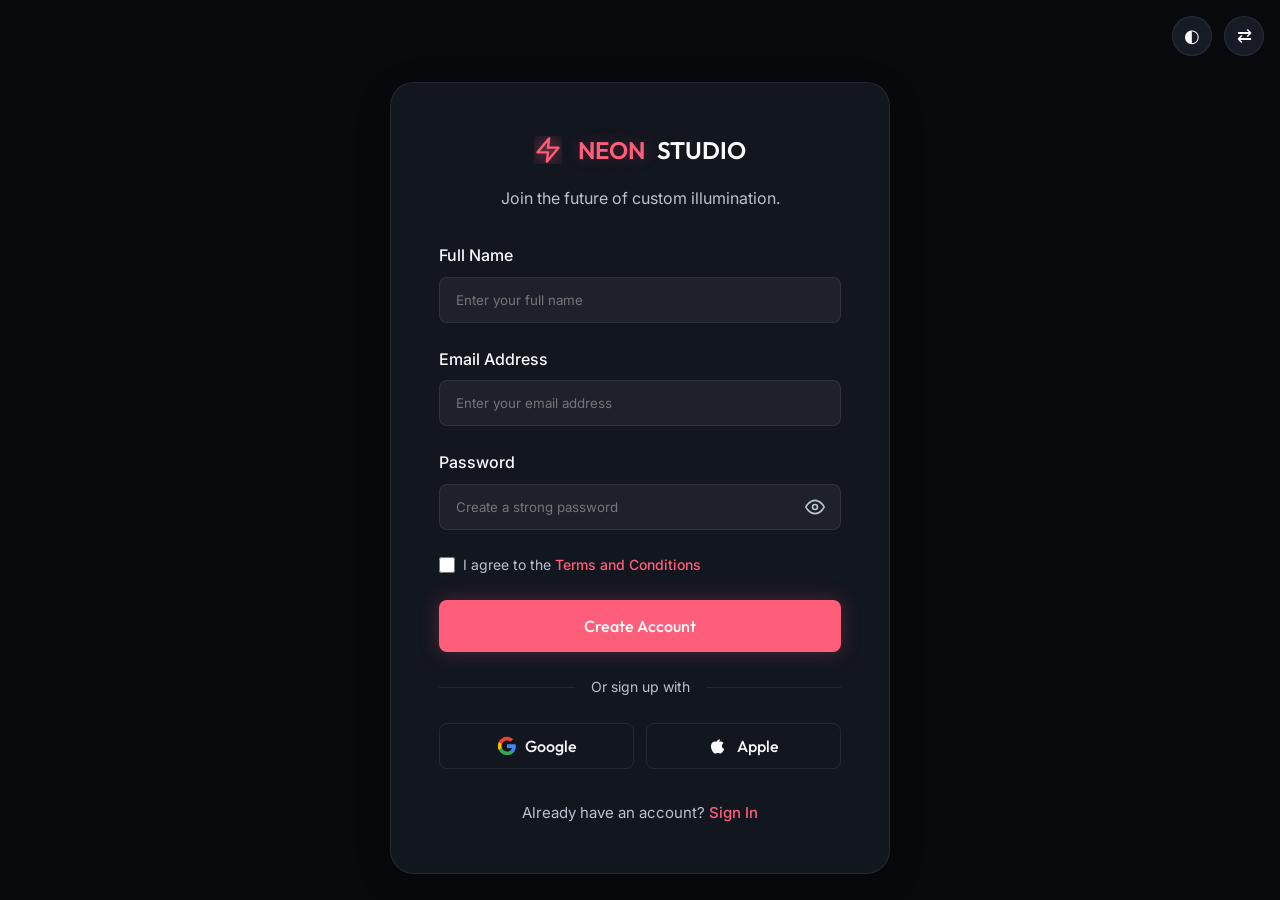
<file: register.html>
<!DOCTYPE html>
<html lang="en" dir="ltr">
<head>
  <meta charset="UTF-8">
  <meta name="viewport" content="width=device-width, initial-scale=1.0">
  <title>Register - Neon Studio</title>
  <link rel="stylesheet" href="assets/css/style.css">
  <link rel="stylesheet" href="assets/css/dark-mode.css">
  <link rel="stylesheet" href="assets/css/rtl.css">
  <style>
    .auth-link {
      color: var(--accent-primary);
      text-decoration: none;
    }
    .auth-link:hover {
      color: var(--accent-primary);
      text-shadow: 0 0 8px var(--neon-glow);
    }
  </style>
  <link rel="icon" type="image/svg+xml" href="assets/images/favicon.svg">
</head>
<body class="auth-layout" style="background: var(--bg-primary); padding: clamp(16px, 4vw, 24px); padding-top: 80px; min-height: 100vh; display: flex; flex-direction: column; justify-content: center;">

  <!-- Fixed Top-Right Controls (Outside Card) -->
  <div style="position: absolute; top: 16px; right: 16px; z-index: 1000; display: flex; gap: 12px;">
    <button class="btn-icon theme-toggle" title="Toggle Dark/Light Mode" style="background: var(--bg-card); border-color: var(--border-color); width: 40px; height: 40px; font-size: 18px;">◐</button>
    <button class="btn-icon rtl-toggle" title="Toggle RTL/LTR" style="background: var(--bg-card); border-color: var(--border-color); width: 40px; height: 40px; font-size: 18px;">⇄</button>
  </div>

  <div class="auth-card fade-up" style="box-shadow: 0 10px 40px rgba(0,0,0,0.1); border: 1px solid var(--border-color); border-radius: 24px; width: 100%; max-width: 500px; margin: 0 auto; padding: clamp(24px, 6vw, 48px);">
    <div class="text-center mb-8">
      <a href="index.html" class="nav-brand" style="justify-content: center; margin-bottom: 16px; white-space: nowrap; text-decoration: none;">
        <svg width="28" height="28" viewBox="0 0 24 24" fill="none" xmlns="http://www.w3.org/2000/svg" style="flex-shrink: 0; margin-right: 4px;">
        <path d="M13 2L3 14H12L11 22L21 10H12L13 2Z" stroke="var(--accent-primary)" fill="rgba(255, 94, 122, 0.1)" stroke-width="2" stroke-linecap="round" stroke-linejoin="round" style="filter: drop-shadow(0 0 8px var(--accent-primary));"/>
      </svg>
        <span>NEON</span> STUDIO
      </a>
      <p style="color: var(--text-secondary);">Join the future of custom illumination.</p>
    </div>

    <form action="index.html" style="text-align: start;">
      <div class="form-group">
        <label class="form-label" for="name">Full Name</label>
        <input type="text" id="name" class="form-control" placeholder="Enter your full name" required>
      </div>

      <div class="form-group">
        <label class="form-label" for="email">Email Address</label>
        <input type="email" id="email" class="form-control" placeholder="Enter your email address" required>
      </div>

      <div class="form-group" style="position: relative;">
        <label class="form-label" for="password">Password</label>
        <div style="position: relative;">
          <input type="password" id="password" class="form-control" placeholder="Create a strong password" required style="padding-inline-end: 48px;">
          <button type="button" class="password-toggle" onclick="togglePassword('password', this)" style="position: absolute; inset-inline-end: 16px; top: 50%; transform: translateY(-50%); background: none; border: none; color: var(--text-secondary); cursor: pointer; display: flex; align-items: center; justify-content: center;">
            <svg width="20" height="20" viewBox="0 0 24 24" fill="none" stroke="currentColor" stroke-width="2" stroke-linecap="round" stroke-linejoin="round"><path d="M1 12s4-8 11-8 11 8 11 8-4 8-11 8-11-8-11-8z"></path><circle cx="12" cy="12" r="3"></circle></svg>
          </button>
        </div>
      </div>

      <div style="display: flex; align-items: center; margin-bottom: 24px; margin-top: 16px;">
        <label style="display: flex; align-items: center; gap: 8px; cursor: pointer; color: var(--text-secondary); font-size: 14px;">
          <input type="checkbox" required style="width: 16px; height: 16px; accent-color: var(--accent-primary); flex-shrink: 0;"> 
          <span>I agree to the <a href="#" class="auth-link" style="font-weight: 500; transition: color 0.3s ease; text-decoration: none;">Terms and Conditions</a></span>
        </label>
      </div>

      <button type="submit" class="btn btn-primary" style="width: 100%; padding: 16px;">Create Account</button>
      
      <div style="display: flex; align-items: center; margin: 24px 0;">
        <div style="flex: 1; height: 1px; background: var(--border-color);"></div>
        <span style="padding: 0 16px; color: var(--text-secondary); font-size: 14px;">Or sign up with</span>
        <div style="flex: 1; height: 1px; background: var(--border-color);"></div>
      </div>

      <div style="display: flex; gap: 12px;">
        <button type="button" class="btn btn-secondary" style="flex: 1; padding: 12px 8px; display: flex; align-items: center; justify-content: center; gap: 8px; white-space: nowrap;">
          <svg width="20" height="20" viewBox="0 0 24 24" fill="currentColor" xmlns="http://www.w3.org/2000/svg"><path d="M22.56 12.25c0-.78-.07-1.53-.2-2.25H12v4.26h5.92c-.26 1.37-1.04 2.53-2.21 3.31v2.77h3.57c2.08-1.92 3.28-4.74 3.28-8.09z" fill="#4285F4"/><path d="M12 23c2.97 0 5.46-.98 7.28-2.66l-3.57-2.77c-.98.66-2.23 1.06-3.71 1.06-2.86 0-5.29-1.93-6.16-4.53H2.18v2.84C3.99 20.53 7.7 23 12 23z" fill="#34A853"/><path d="M5.84 14.09c-.22-.66-.35-1.36-.35-2.09s.13-1.43.35-2.09V7.07H2.18C1.43 8.55 1 10.22 1 12s.43 3.45 1.18 4.93l2.85-2.22.81-.62z" fill="#FBBC05"/><path d="M12 5.38c1.62 0 3.06.56 4.21 1.64l3.15-3.15C17.45 2.09 14.97 1 12 1 7.7 1 3.99 3.47 2.18 7.07l3.66 2.84c.87-2.6 3.3-4.53 6.16-4.53z" fill="#EA4335"/></svg>
          Google
        </button>
        <button type="button" class="btn btn-secondary" style="flex: 1; padding: 12px 8px; display: flex; align-items: center; justify-content: center; gap: 8px; white-space: nowrap;">
          <svg width="20" height="20" viewBox="0 0 24 24" fill="currentColor" xmlns="http://www.w3.org/2000/svg"><path d="M15.42 12.01c0-2.4 1.95-3.56 2.05-3.62-1.12-1.63-2.86-1.85-3.5-1.88-1.5-.15-2.92.88-3.68.88-.76 0-1.93-.86-3.18-.84-1.61.02-3.1.94-3.93 2.38-1.7 2.94-.43 7.3 1.23 9.7.81 1.18 1.77 2.5 3.03 2.45 1.21-.05 1.68-.78 3.14-.78 1.45 0 1.88.78 3.16.76 1.3-.02 2.13-1.19 2.93-2.36 1.05-1.52 1.48-3 1.5-3.08-.03-.01-2.67-1.02-2.67-3.61v-.01zM11.97 7.02c.67-.81 1.12-1.94.99-3.06-1 .04-2.19.67-2.87 1.48-.6.71-1.13 1.86-.98 2.95 1.11.09 2.19-.55 2.86-1.37z" /></svg>
          Apple
        </button>
      </div>

      <p class="text-center" style="font-size: 15px; margin-top: 32px;">
        Already have an account? <a href="login.html" class="auth-link" style="font-weight: 500; transition: color 0.3s ease;">Sign In</a>
      </p>
    </form>
  </div>

  <script src="assets/js/main.js"></script>
  <script>
    function togglePassword(inputId, btn) {
      const input = document.getElementById(inputId);
      const icon = btn.querySelector('svg');
      if (input.type === 'password') {
        input.type = 'text';
        icon.innerHTML = '<path d="M17.94 17.94A10.07 10.07 0 0 1 12 20c-7 0-11-8-11-8a18.45 18.45 0 0 1 5.06-5.94M9.9 4.24A9.12 9.12 0 0 1 12 4c7 0 11 8 11 8a18.5 18.5 0 0 1-2.16 3.19m-6.72-1.07a3 3 0 1 1-4.24-4.24"></path><line x1="1" y1="1" x2="23" y2="23"></line>';
      } else {
        input.type = 'password';
        icon.innerHTML = '<path d="M1 12s4-8 11-8 11 8 11 8-4 8-11 8-11-8-11-8z"></path><circle cx="12" cy="12" r="3"></circle>';
      }
    }
  </script>
</body>
</html>
</file>
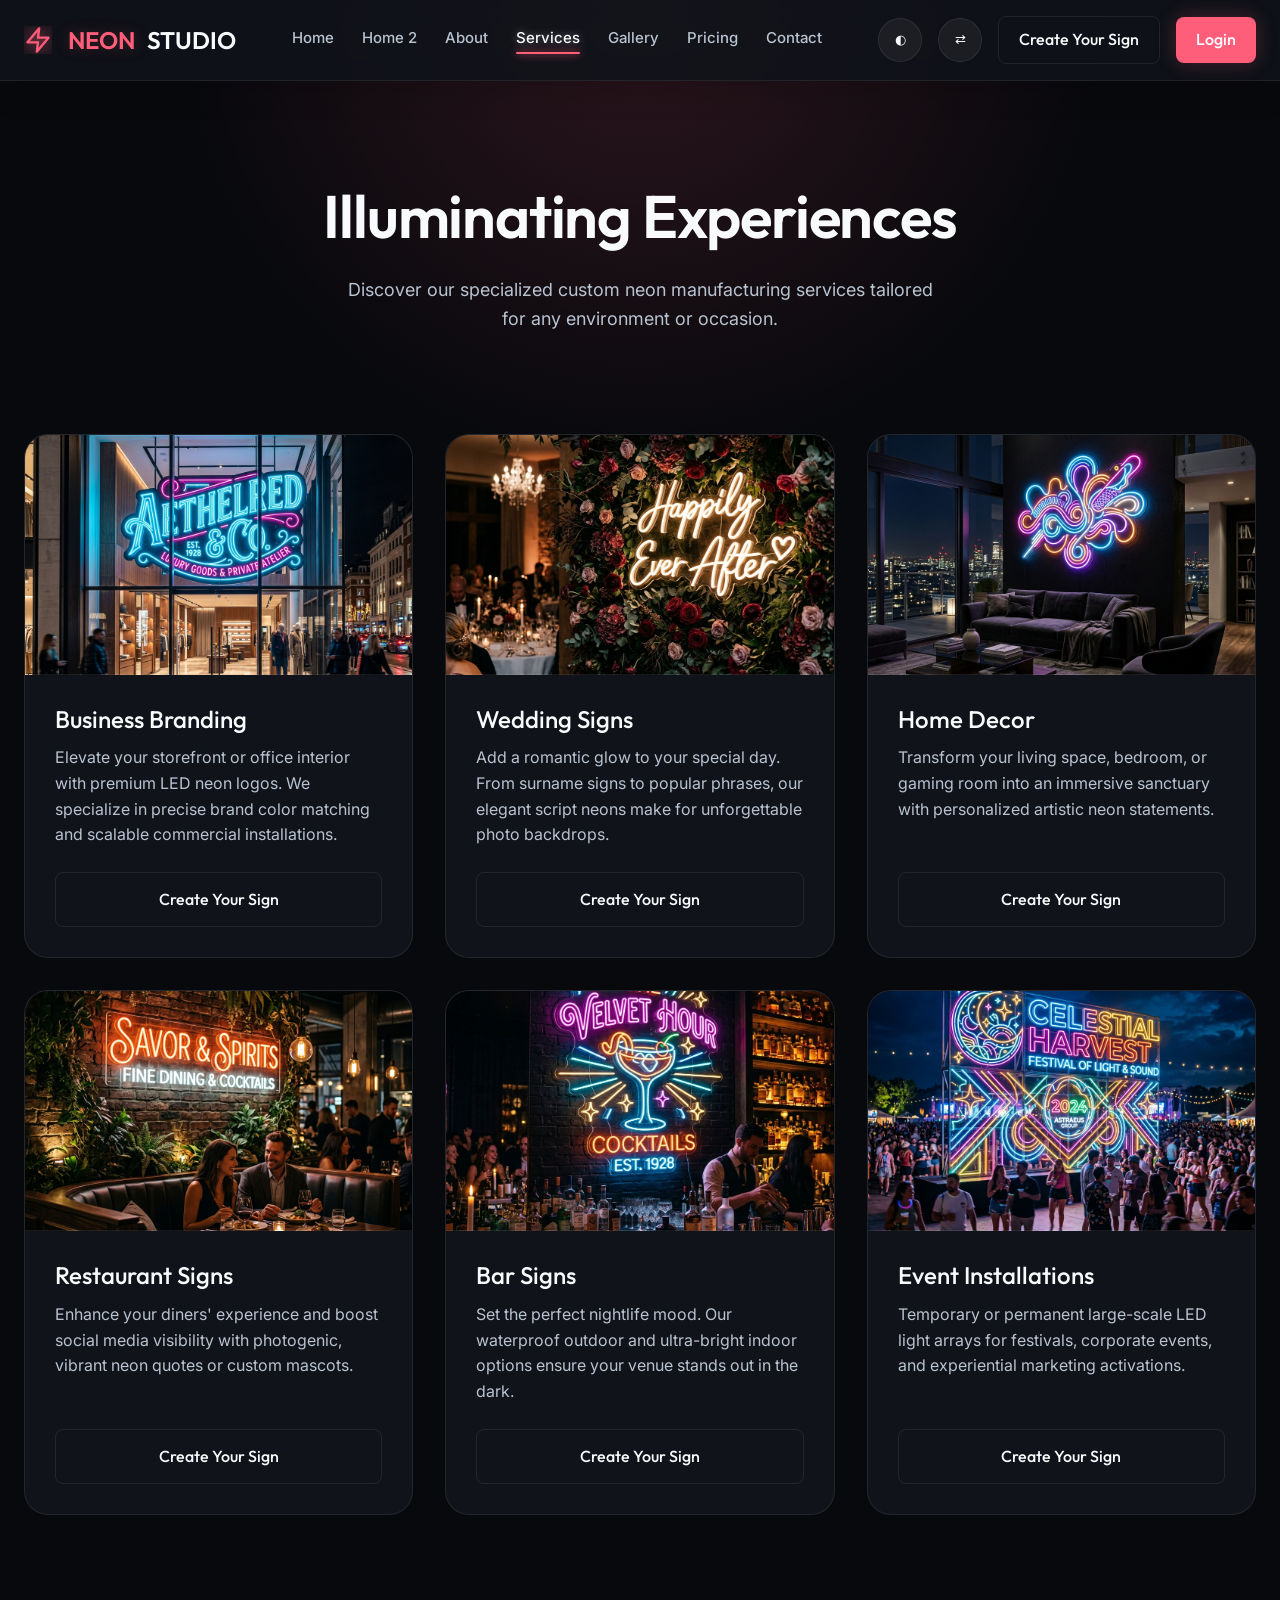
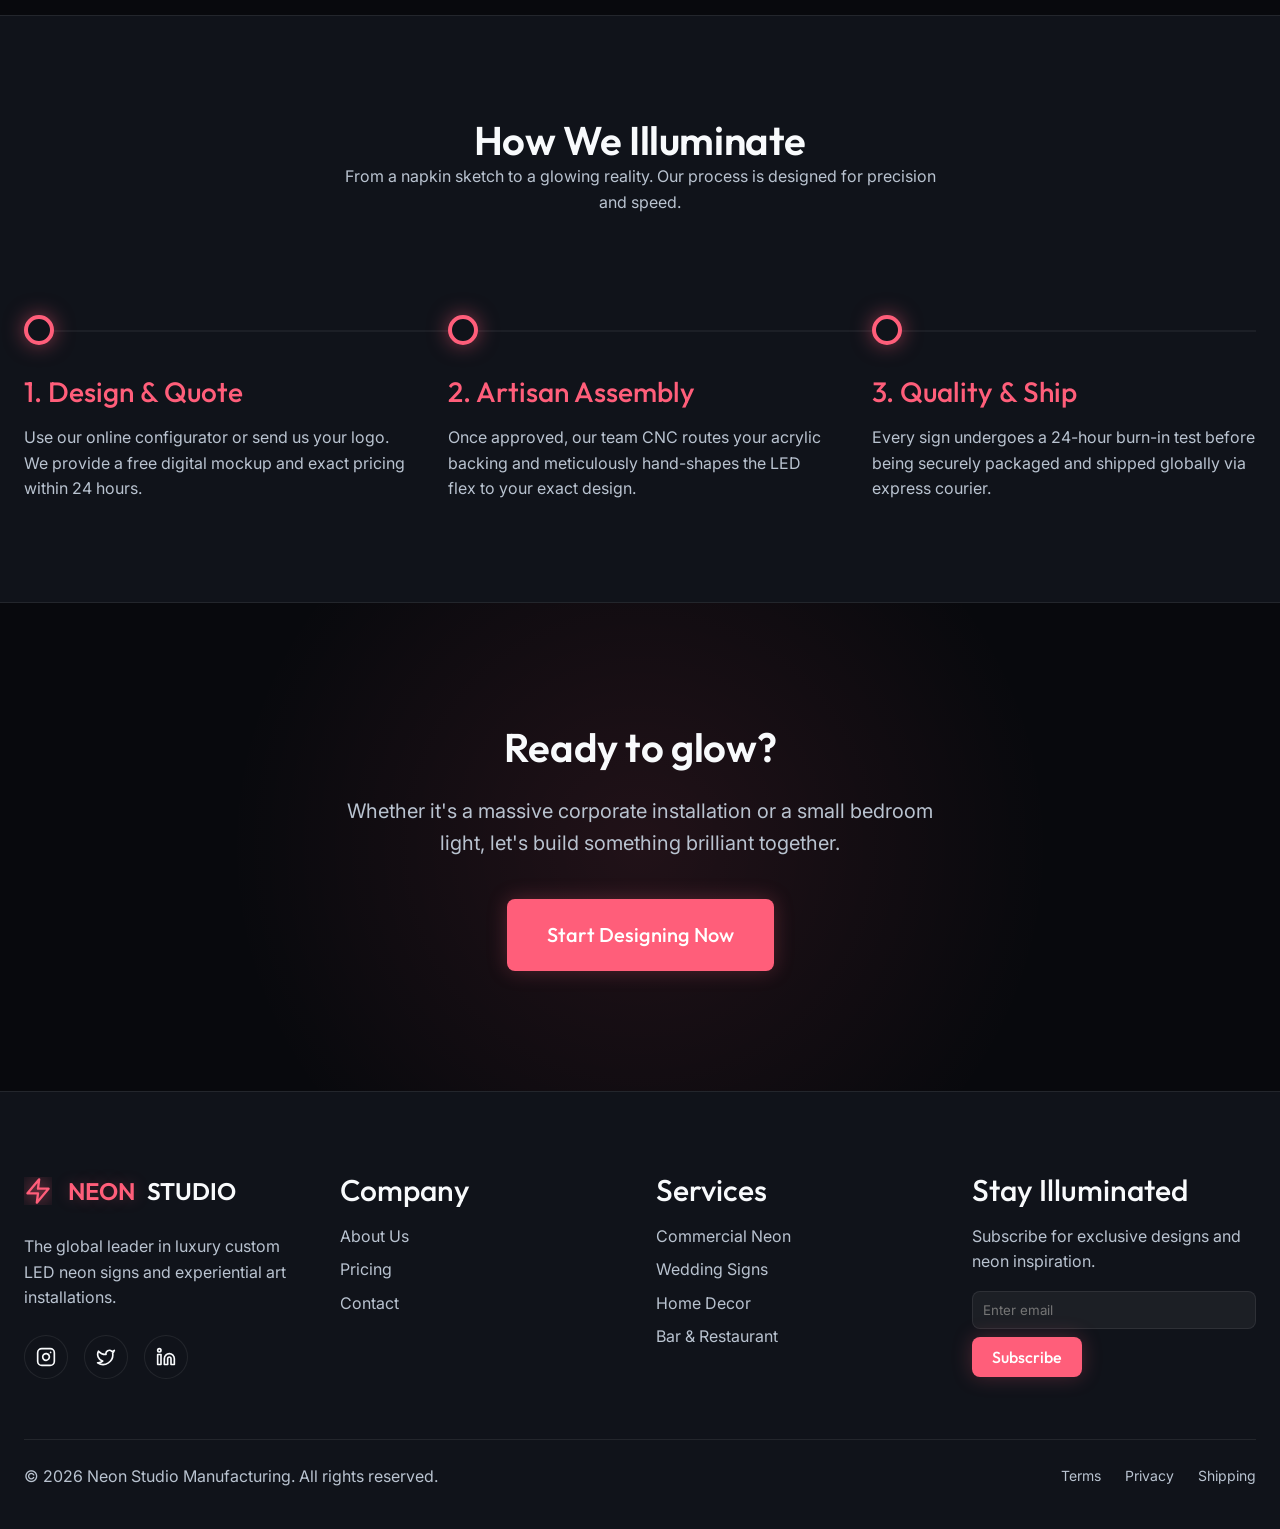
<file: service-details.html>
<!DOCTYPE html>
<html lang="en" dir="ltr">
<head>
  <meta charset="UTF-8">
  <meta name="viewport" content="width=device-width, initial-scale=1.0">
  <title>Service Details - Neon Studio</title>
  <link rel="stylesheet" href="assets/css/style.css">
  <link rel="icon" type="image/svg+xml" href="assets/images/favicon.svg">
</head>
<body>
  <!-- Simplified Stub Page -->
  <script>window.location.href = 'services.html';</script>
</body>
</html>
</file>
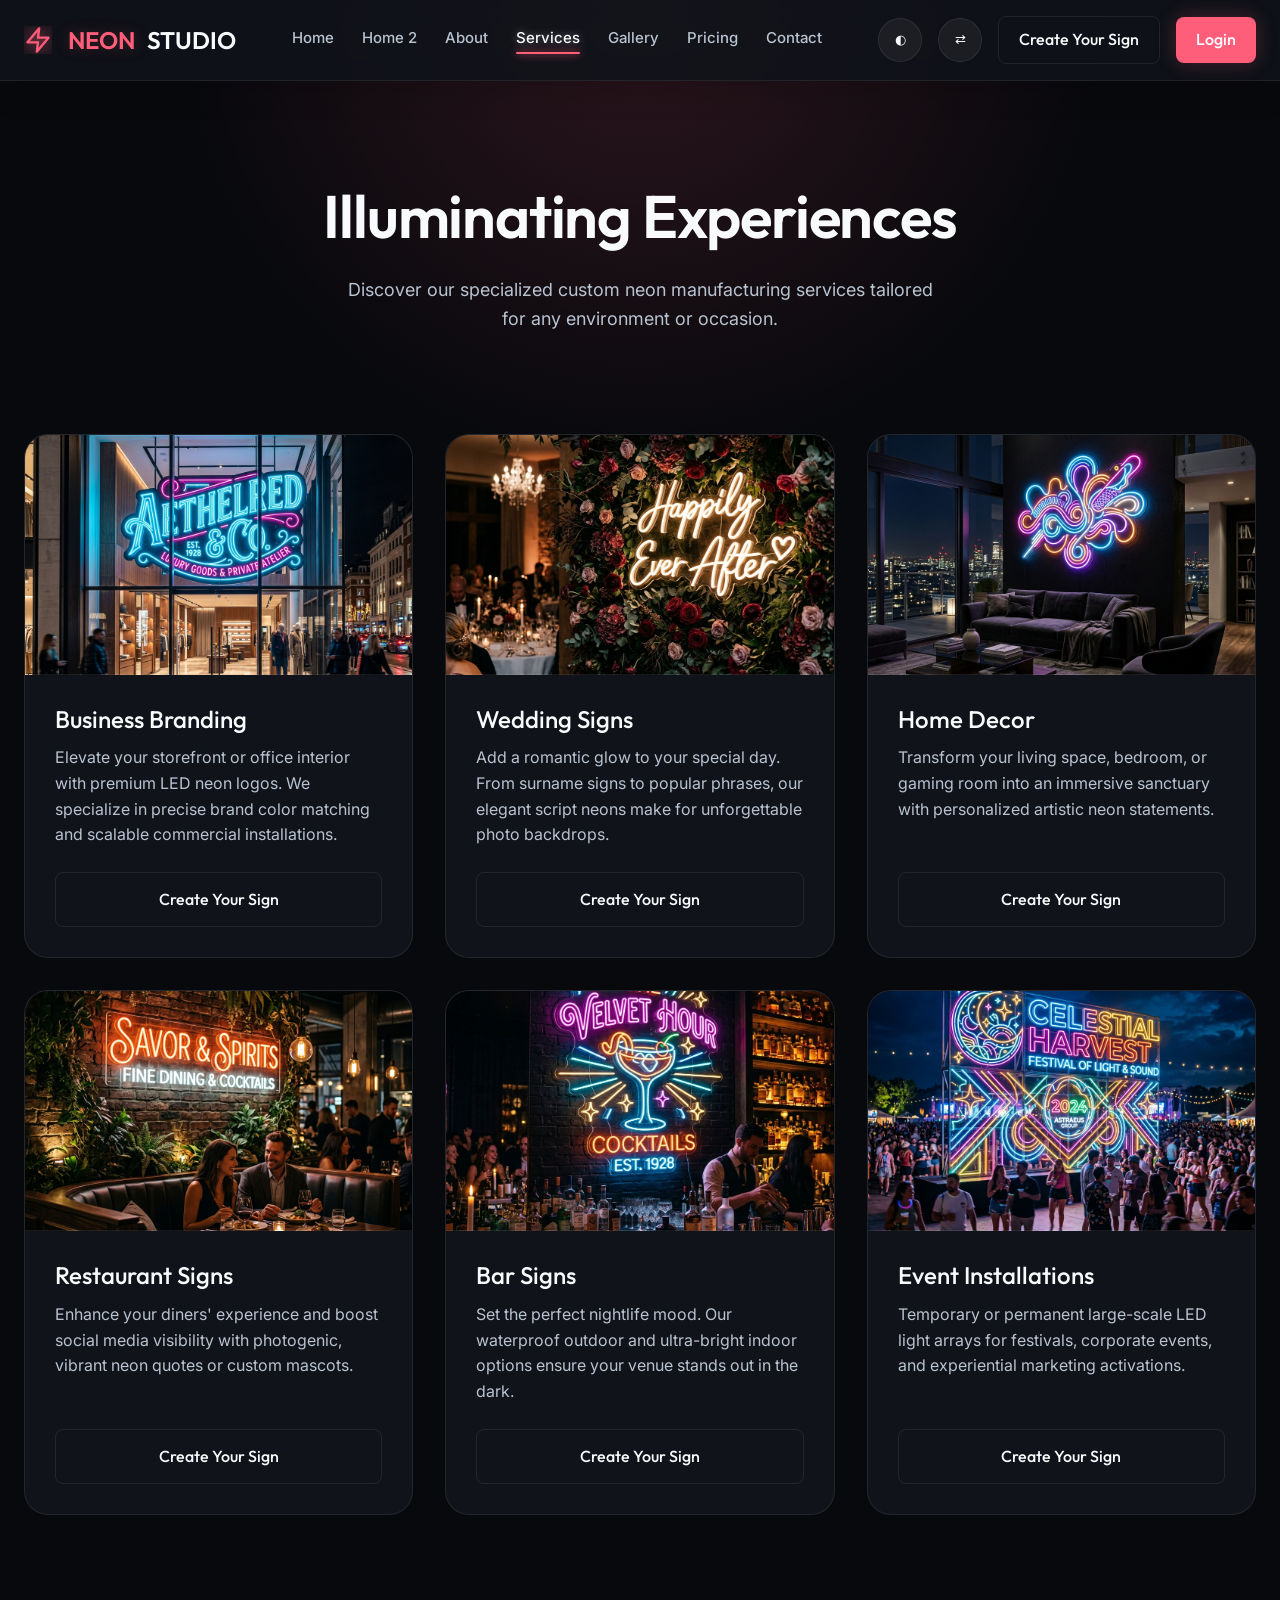
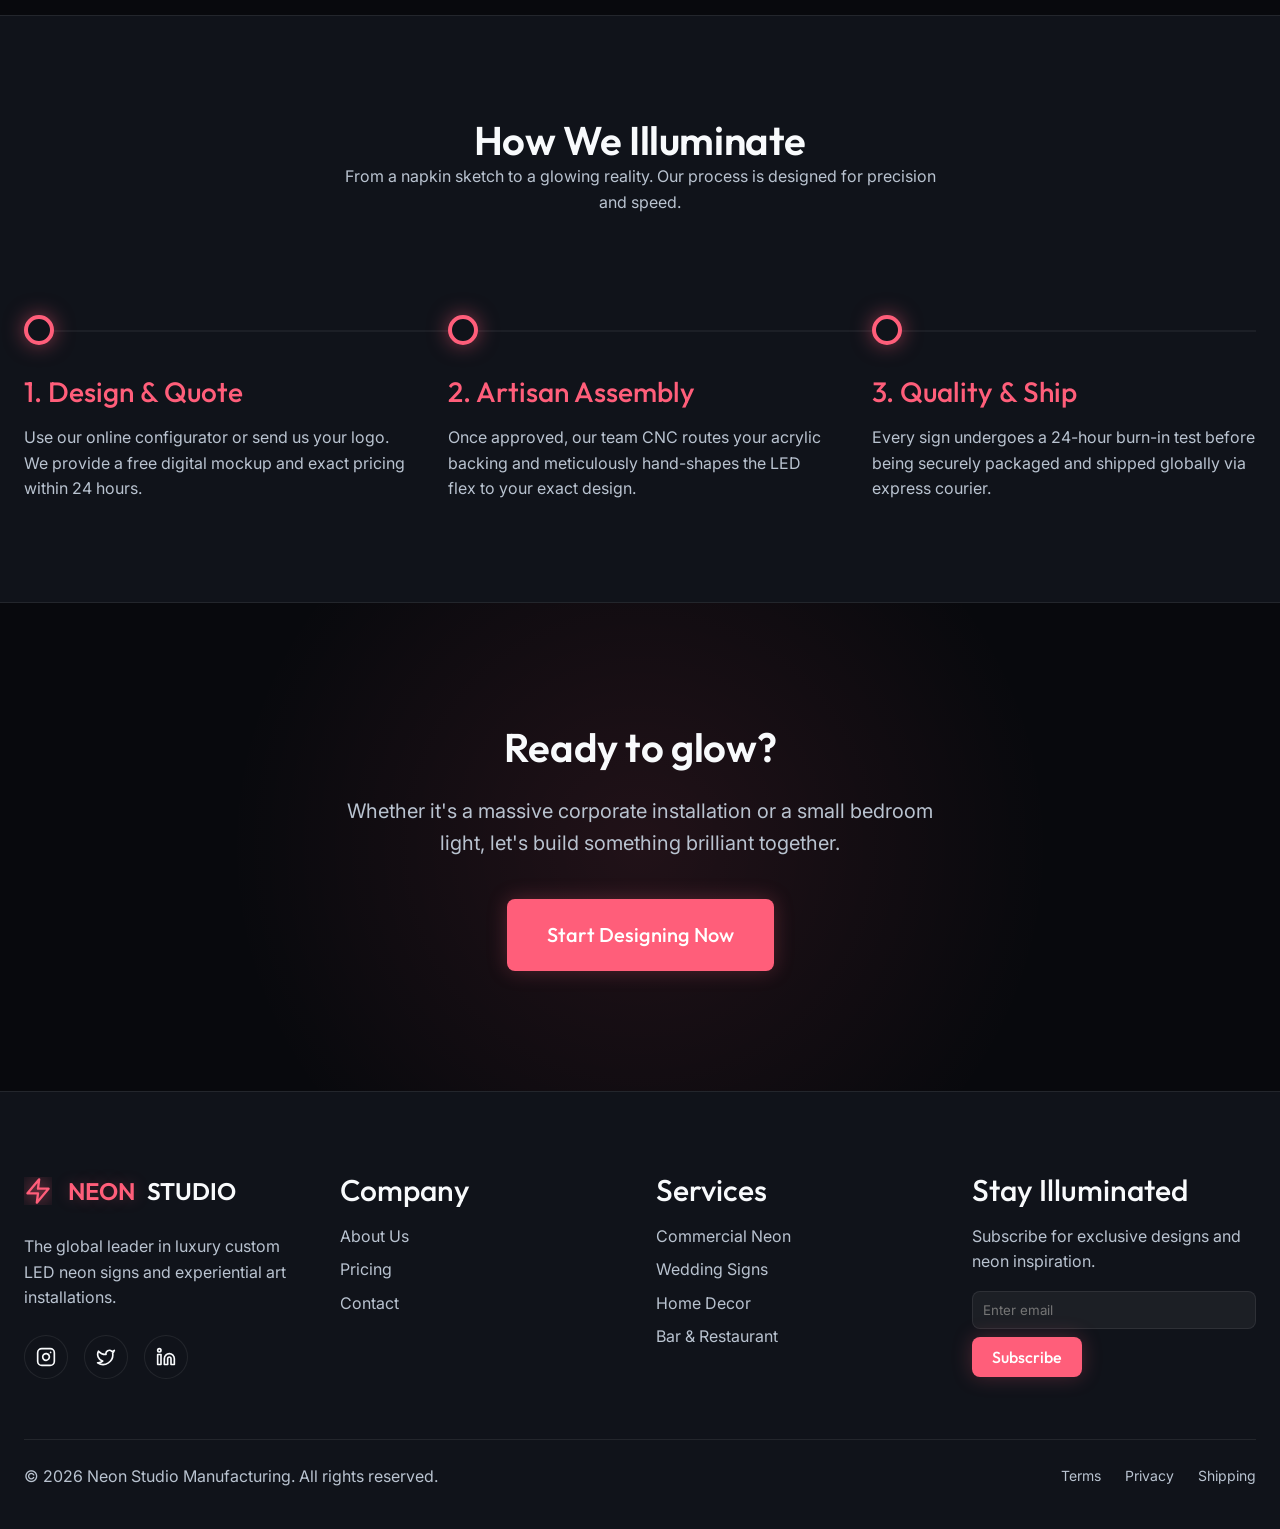
<file: services.html>
<!DOCTYPE html>
<html lang="en" dir="ltr">
<head>
  <meta charset="UTF-8">
  <meta name="viewport" content="width=device-width, initial-scale=1.0">
  <title>Our Services - Neon Studio</title>
  <link rel="stylesheet" href="assets/css/style.css">
  <link rel="stylesheet" href="assets/css/dark-mode.css">
  <link rel="stylesheet" href="assets/css/rtl.css">
  <style>
    .page-header {
      padding: 180px 0 100px;
      text-align: center;
      background: radial-gradient(circle at top center, rgba(255, 94, 122, 0.15), transparent 60%);
    }
  </style>
  <link rel="icon" type="image/svg+xml" href="assets/images/favicon.svg">
</head>
<body>

  <!-- Navbar -->
  <nav class="navbar">
    <a href="index.html" class="nav-brand">
      <svg width="28" height="28" viewBox="0 0 24 24" fill="none" xmlns="http://www.w3.org/2000/svg" style="flex-shrink: 0; margin-right: 4px;">
        <path d="M13 2L3 14H12L11 22L21 10H12L13 2Z" stroke="var(--accent-primary)" fill="rgba(255, 94, 122, 0.1)" stroke-width="2" stroke-linecap="round" stroke-linejoin="round" style="filter: drop-shadow(0 0 8px var(--accent-primary));"/>
      </svg>
      <span>NEON</span> STUDIO
    </a>
    <button class="hamburger">☰</button>
    <div class="nav-links">
      <a href="index.html">Home</a>
      <a href="home-2.html">Home 2</a>
      <a href="about.html">About</a>
      <a href="services.html" class="active">Services</a>
      <a href="gallery.html">Gallery</a>
      <a href="pricing.html">Pricing</a>
      <a href="contact.html">Contact</a>
    </div>
    <div class="nav-actions">
      <button class="btn-icon theme-toggle" title="Toggle Dark/Light Mode">◐</button>
      <button class="btn-icon rtl-toggle" title="Toggle RTL/LTR">⇄</button>
    <a href="design-configurator.html" class="btn btn-secondary" style="padding: 10px 20px;">Create Your Sign</a>
      <a href="login.html" class="btn btn-primary" style="padding: 10px 20px;">Login</a>
      </div>
  </nav>

  <!-- Page Header -->
  <header class="page-header">
    <div class="container fade-up">
      <h1 class="neon-text">Illuminating Experiences</h1>
      <p style="max-width: 600px; margin: 24px auto 0; font-size: 18px;">Discover our specialized custom neon manufacturing services tailored for any environment or occasion.</p>
    </div>
  </header>

  <!-- Services Grid -->
  <section class="section" style="padding-top: 0;">
    <div class="container">
      <div class="grid-3">
        <!-- Service 1 -->
        <div class="image-card fade-up">
          <div class="image-card-img-wrapper">
            <div class="image-card-img" style="background-image: url('assets/images/business_excellence_neon.png');"></div>
          </div>
          <div class="image-card-content">
            <h3 class="image-card-title">Business Branding</h3>
            <p class="image-card-desc">Elevate your storefront or office interior with premium LED neon logos. We specialize in precise brand color matching and scalable commercial installations.</p>
            <a href="design-configurator.html" class="btn btn-secondary" style="width:100%">Create Your Sign</a>
          </div>
        </div>
        <!-- Service 2 -->
        <div class="image-card fade-up" style="transition-delay: 0.1s;">
          <div class="image-card-img-wrapper">
            <div class="image-card-img" style="background-image: url('assets/images/wedding_excellence_neon.png');"></div>
          </div>
          <div class="image-card-content">
            <h3 class="image-card-title">Wedding Signs</h3>
            <p class="image-card-desc">Add a romantic glow to your special day. From surname signs to popular phrases, our elegant script neons make for unforgettable photo backdrops.</p>
            <a href="design-configurator.html" class="btn btn-secondary" style="width:100%">Create Your Sign</a>
          </div>
        </div>
        <!-- Service 3 -->
        <div class="image-card fade-up" style="transition-delay: 0.2s;">
          <div class="image-card-img-wrapper">
            <div class="image-card-img" style="background-image: url('assets/images/interior_excellence_neon.png');"></div>
          </div>
          <div class="image-card-content">
            <h3 class="image-card-title">Home Decor</h3>
            <p class="image-card-desc">Transform your living space, bedroom, or gaming room into an immersive sanctuary with personalized artistic neon statements.</p>
            <a href="design-configurator.html" class="btn btn-secondary" style="width:100%">Create Your Sign</a>
          </div>
        </div>
        <!-- Service 4 -->
        <div class="image-card fade-up">
          <div class="image-card-img-wrapper">
            <div class="image-card-img" style="background-image: url('assets/images/restaurant_service_neon.png');"></div>
          </div>
          <div class="image-card-content">
            <h3 class="image-card-title">Restaurant Signs</h3>
            <p class="image-card-desc">Enhance your diners' experience and boost social media visibility with photogenic, vibrant neon quotes or custom mascots.</p>
            <a href="design-configurator.html" class="btn btn-secondary" style="width:100%">Create Your Sign</a>
          </div>
        </div>
        <!-- Service 5 -->
        <div class="image-card fade-up" style="transition-delay: 0.1s;">
          <div class="image-card-img-wrapper">
            <div class="image-card-img" style="background-image: url('assets/images/bar_service_neon.png');"></div>
          </div>
          <div class="image-card-content">
            <h3 class="image-card-title">Bar Signs</h3>
            <p class="image-card-desc">Set the perfect nightlife mood. Our waterproof outdoor and ultra-bright indoor options ensure your venue stands out in the dark.</p>
            <a href="design-configurator.html" class="btn btn-secondary" style="width:100%">Create Your Sign</a>
          </div>
        </div>
        <!-- Service 6 -->
        <div class="image-card fade-up" style="transition-delay: 0.2s;">
          <div class="image-card-img-wrapper">
            <div class="image-card-img" style="background-image: url('assets/images/event_service_neon.png');"></div>
          </div>
          <div class="image-card-content">
            <h3 class="image-card-title">Event Installations</h3>
            <p class="image-card-desc">Temporary or permanent large-scale LED light arrays for festivals, corporate events, and experiential marketing activations.</p>
            <a href="design-configurator.html" class="btn btn-secondary" style="width:100%">Create Your Sign</a>
          </div>
        </div>
      </div>
    </div>
  </section>

  <!-- Section: The Manufacturing Process -->
  <section class="section" style="background: var(--bg-secondary); border-top: 1px solid var(--border-color); border-bottom: 1px solid var(--border-color);">
    <div class="container">
      <div class="section-header text-center fade-up">
        <h2>How We Illuminate</h2>
        <p>From a napkin sketch to a glowing reality. Our process is designed for precision and speed.</p>
      </div>
      <div class="process-timeline fade-up">
        <div class="process-step">
          <div class="step-dot" style="box-shadow: 0 0 20px rgba(255, 94, 122, 0.5); border-color: var(--accent-primary);"></div>
          <h3 style="color: var(--accent-primary);">1. Design & Quote</h3>
          <p>Use our online configurator or send us your logo. We provide a free digital mockup and exact pricing within 24 hours.</p>
        </div>
        <div class="process-step" style="transition-delay: 0.1s;">
          <div class="step-dot" style="box-shadow: 0 0 20px rgba(255, 94, 122, 0.5); border-color: var(--accent-primary);"></div>
          <h3 style="color: var(--accent-primary);">2. Artisan Assembly</h3>
          <p>Once approved, our team CNC routes your acrylic backing and meticulously hand-shapes the LED flex to your exact design.</p>
        </div>
        <div class="process-step" style="transition-delay: 0.2s;">
          <div class="step-dot" style="box-shadow: 0 0 20px rgba(255, 94, 122, 0.5); border-color: var(--accent-primary);"></div>
          <h3 style="color: var(--accent-primary);">3. Quality & Ship</h3>
          <p>Every sign undergoes a 24-hour burn-in test before being securely packaged and shipped globally via express courier.</p>
        </div>
      </div>
    </div>
  </section>

  <!-- Section: CTA Banner -->
  <section class="section text-center" style="padding: 120px 0; background: radial-gradient(circle at center, rgba(255, 94, 122, 0.1) 0%, transparent 60%);">
    <div class="container fade-up">
      <h2 class="mb-6">Ready to glow?</h2>
      <p style="font-size: 20px; color: var(--text-secondary); max-width: 600px; margin: 0 auto 40px;">Whether it's a massive corporate installation or a small bedroom light, let's build something brilliant together.</p>
      <a href="design-configurator.html" class="btn btn-primary" style="padding: 20px 40px; font-size: 20px;">Start Designing Now</a>
    </div>
  </section>

  <!-- Footer -->
  <footer class="footer">
    <div class="container">
      <div class="grid-4">
        <div>
          <a href="index.html" class="nav-brand mb-6">
            <svg width="28" height="28" viewBox="0 0 24 24" fill="none" xmlns="http://www.w3.org/2000/svg" style="flex-shrink: 0; margin-right: 4px;">
        <path d="M13 2L3 14H12L11 22L21 10H12L13 2Z" stroke="var(--accent-primary)" fill="rgba(255, 94, 122, 0.1)" stroke-width="2" stroke-linecap="round" stroke-linejoin="round" style="filter: drop-shadow(0 0 8px var(--accent-primary));"/>
      </svg>
            <span>NEON</span> STUDIO
          </a>
          <p>The global leader in luxury custom LED neon signs and experiential art installations.</p>
          <div class="social-links" style="display: flex; gap: 16px; margin-top: 24px;">
            <a href="#" class="social-icon" aria-label="Instagram">
              <svg viewBox="0 0 24 24" fill="none" stroke="currentColor" stroke-width="2" stroke-linecap="round" stroke-linejoin="round"><rect x="2" y="2" width="20" height="20" rx="5" ry="5"></rect><path d="M16 11.37A4 4 0 1 1 12.63 8 4 4 0 0 1 16 11.37z"></path><line x1="17.5" y1="6.5" x2="17.51" y2="6.5"></line></svg>
            </a>
            <a href="#" class="social-icon" aria-label="Twitter">
              <svg viewBox="0 0 24 24" fill="none" stroke="currentColor" stroke-width="2" stroke-linecap="round" stroke-linejoin="round"><path d="M22 4s-.7 2.1-2 3.4c1.6 10-9.4 17.3-18 11.6 2.2.1 4.4-.6 6-2C3 15.5.5 9.6 3 5c2.2 2.6 5.6 4.1 9 4-.9-4.2 4-6.6 7-3.8 1.1 0 3-1.2 3-1.2z"></path></svg>
            </a>
            <a href="#" class="social-icon" aria-label="LinkedIn">
              <svg viewBox="0 0 24 24" fill="none" stroke="currentColor" stroke-width="2" stroke-linecap="round" stroke-linejoin="round"><path d="M16 8a6 6 0 0 1 6 6v7h-4v-7a2 2 0 0 0-2-2 2 2 0 0 0-2 2v7h-4v-7a6 6 0 0 1 6-6z"></path><rect x="2" y="9" width="4" height="12"></rect><circle cx="4" cy="4" r="2"></circle></svg>
            </a>
          </div>
        </div>
        <div>
          <h3 class="mb-4">Company</h3>
          <p class="mb-2"><a href="about.html">About Us</a></p>
          <p class="mb-2"></p>
          <p class="mb-2"><a href="pricing.html">Pricing</a></p>
          <p class="mb-2"><a href="contact.html">Contact</a></p>
        </div>
        <div>
          <h3 class="mb-4">Services</h3>
          <p class="mb-2"><a href="services.html">Commercial Neon</a></p>
          <p class="mb-2"><a href="services.html">Wedding Signs</a></p>
          <p class="mb-2"><a href="services.html">Home Decor</a></p>
          <p class="mb-2"><a href="services.html">Bar & Restaurant</a></p>
        </div>
        <div>
          <h3 class="mb-4">Stay Illuminated</h3>
          <p class="mb-4">Subscribe for exclusive designs and neon inspiration.</p>
          <div style="display: flex; gap: 8px; flex-wrap: wrap;">
            <input type="email" class="form-control" placeholder="Enter email" style="padding: 10px;">
            <button class="btn btn-primary" style="padding: 10px 20px;">Subscribe</button>
          </div>
        </div>
      </div>
      <div class="footer-bottom">
        <p>&copy; 2026 Neon Studio Manufacturing. All rights reserved.</p>
        <div style="display: flex; gap: 24px;">
          <a href="#">Terms</a>
          <a href="#">Privacy</a>
          <a href="#">Shipping</a>
        </div>
      </div>
    </div>
  </footer>

  <script src="assets/js/main.js"></script>
</body>
</html>
</file>
<file: assets/css/style.css>
@import url('https://fonts.googleapis.com/css2?family=Outfit:wght@400;500;600&family=Inter:wght@400;500&display=swap');

:root {
  --bg-primary: #08090D;
  --bg-secondary: #10131A;
  --bg-card: #161B25;
  --accent-primary: #FF5E7A;
  --text-primary: #F8FAFC;
  --text-secondary: #B9C3D0;
  --border-color: rgba(255, 255, 255, 0.08);
  --neon-glow: rgba(255, 94, 122, 0.25);

  --font-heading: 'Outfit', sans-serif;
  --font-body: 'Inter', sans-serif;

  --h1-size: 60px;
  --h2-size: 40px;
  --h3-size: 30px;
  
  --transition-smooth: all 0.4s cubic-bezier(0.4, 0, 0.2, 1);
}

/* Form Groups & Contact Info */
.contact-info-item {
  display: flex;
  gap: 16px;
  margin-bottom: 32px;
  text-align: left;
}

@media (max-width: 1024px) {
  :root {
    --h1-size: 48px;
    --h2-size: 36px;
    --h3-size: 26px;
  }
}

@media (max-width: 768px) {
  :root {
    --h1-size: 38px;
    --h2-size: 30px;
    --h3-size: 22px;
  }
}

* {
  margin: 0;
  padding: 0;
  box-sizing: border-box;
}

html, body {
  overflow-x: hidden;
  width: 100%;
}

body {
  font-family: var(--font-body);
  background-color: var(--bg-primary);
  color: var(--text-primary);
  line-height: 1.6;
  -webkit-font-smoothing: antialiased;
  word-break: break-word;
}

h1, h2, h3, h4, h5, h6 {
  font-family: var(--font-heading);
  font-weight: 500;
  line-height: 1.2;
}

h1 { font-size: var(--h1-size); font-weight: 600; letter-spacing: -0.02em; }
h2 { font-size: var(--h2-size); font-weight: 600; letter-spacing: -0.01em; }
h3 { font-size: var(--h3-size); font-weight: 500; }

p {
  font-weight: 400;
  color: var(--text-secondary);
  font-size: 16px;
}

a {
  text-decoration: none;
  color: inherit;
  transition: var(--transition-smooth);
}

img {
  max-width: 100%;
  height: auto;
  display: block;
}

/* Container */
.container {
  max-width: 1280px;
  margin: 0 auto;
  padding: 0 24px;
}

/* Navbar */
.navbar {
  position: fixed;
  top: 0;
  left: 0;
  width: 100%;
  background: rgba(16, 19, 26, 0.85);
  backdrop-filter: blur(12px);
  -webkit-backdrop-filter: blur(12px);
  border-bottom: 1px solid var(--border-color);
  padding: 16px max(24px, calc(50% - 616px));
  display: flex;
  justify-content: space-between;
  align-items: center;
  z-index: 1000;
  box-shadow: 0 8px 32px rgba(0,0,0,0.2);
}

.nav-brand {
  display: flex;
  align-items: center;
  gap: 12px;
  font-family: var(--font-heading);
  font-weight: 600;
  font-size: 24px;
  color: var(--text-primary);
}

.nav-brand span {
  color: var(--accent-primary);
  text-shadow: 0 0 15px var(--neon-glow);
}

.nav-links {
  display: flex;
  gap: 28px;
  align-items: center;
}

.nav-links a {
  font-weight: 500;
  font-size: 15px;
  color: var(--text-secondary);
  position: relative;
  transition: color 0.3s ease;
  padding-bottom: 4px;
}

.nav-links a::after {
  content: '';
  position: absolute;
  bottom: 0;
  left: 0;
  width: 0;
  height: 2px;
  background: var(--accent-primary);
  transition: width 0.3s ease;
  box-shadow: 0 0 8px var(--accent-primary);
  border-radius: 2px;
}

.nav-links a:hover,
.nav-links a.active {
  color: var(--text-primary);
  text-shadow: 0 0 10px rgba(255,255,255,0.4);
}

.nav-links a:hover::after,
.nav-links a.active::after {
  width: 100%;
}

.nav-actions {
  display: flex;
  align-items: center;
  gap: 16px;
}

/* Buttons */
.btn {
  display: inline-flex;
  align-items: center;
  justify-content: center;
  padding: 14px 28px;
  border-radius: 8px;
  font-family: var(--font-heading);
  font-weight: 500;
  font-size: 16px;
  cursor: pointer;
  transition: var(--transition-smooth);
  border: none;
}

.btn-primary {
  background: var(--accent-primary);
  color: #fff;
  box-shadow: 0 0 20px var(--neon-glow);
}

.btn-primary:hover {
  transform: translateY(-2px);
  box-shadow: 0 0 30px rgba(255, 94, 122, 0.4);
  background: #ff758e;
}

.btn-secondary {
  background: transparent;
  color: var(--text-primary);
  border: 1px solid var(--border-color);
}

.btn-secondary:hover {
  background: rgba(255, 255, 255, 0.05);
  border-color: var(--text-secondary);
}

.btn-icon {
  width: 44px;
  height: 44px;
  border-radius: 50%;
  background: rgba(255, 255, 255, 0.05);
  border: 1px solid var(--border-color);
  color: var(--text-primary);
  display: flex;
  align-items: center;
  justify-content: center;
  cursor: pointer;
  transition: var(--transition-smooth);
}

.btn-icon:hover {
  background: rgba(255, 255, 255, 0.1);
}

.hamburger {
  display: none;
  background: none;
  border: none;
  color: var(--text-primary);
  font-size: 24px;
  cursor: pointer;
}

/* Sections */
.section {
  padding: 100px 0;
}

/* Hero Section */
.hero {
  min-height: 100vh;
  display: flex;
  align-items: center;
  position: relative;
  overflow: hidden;
  padding-top: 100px;
  padding-bottom: 80px;
  background-color: #08090D;
  color: #F8FAFC;
  z-index: 1;
  /* Force dark mode variables inside hero */
  --text-primary: #F8FAFC;
  --text-secondary: #B9C3D0;
  --border-color: rgba(255, 255, 255, 0.2);
}

.hero-bg {
  position: absolute;
  top: 0;
  left: 0;
  width: 100%;
  height: 100%;
  z-index: -2;
}

.hero-bg img {
  width: 100%;
  height: 100%;
  object-fit: cover;
  opacity: 1;
}

.hero-overlay {
  position: absolute;
  top: 0;
  left: 0;
  width: 100%;
  height: 100%;
  background: radial-gradient(circle at center, rgba(8,9,13,0.2) 0%, rgba(8,9,13,0.7) 100%);
  z-index: -1;
}

.hero-content {
  max-width: 800px;
  position: relative;
  z-index: 1;
  margin: 0 auto;
  text-align: center;
}

.hero-badge {
  display: inline-block;
  padding: 6px 16px;
  border-radius: 20px;
  background: rgba(8, 9, 13, 0.6);
  backdrop-filter: blur(4px);
  border: 1px solid var(--accent-primary);
  color: var(--accent-primary);
  font-size: 14px;
  font-weight: 600;
  margin-bottom: 24px;
  box-shadow: 0 0 20px rgba(0,0,0,0.5), 0 0 15px var(--neon-glow);
  text-shadow: 0 0 5px rgba(0,0,0,1);
}

.hero h1, .hero-blueprint h1 {
  font-size: 64px;
  line-height: 1.1;
  margin-bottom: 24px;
  text-shadow: 0 4px 20px rgba(0,0,0,0.9), 0 2px 5px rgba(0,0,0,0.5);
}

.hero p, .hero-blueprint p {
  font-size: 18px;
  max-width: 600px;
  margin: 0 auto 40px;
  color: var(--text-secondary);
  text-shadow: 0 2px 15px rgba(0,0,0,0.9), 0 1px 3px rgba(0,0,0,0.5);
}

.hero-actions {
  display: flex;
  gap: 16px;
  justify-content: center;
}

.hero .btn-secondary, .hero-blueprint .btn-secondary {
  background: rgba(255, 255, 255, 0.1) !important;
  backdrop-filter: blur(4px);
  border: 1px solid rgba(255, 255, 255, 0.3) !important;
  color: #F8FAFC !important;
  text-shadow: 0 1px 3px rgba(0,0,0,0.8);
}

.hero .btn-secondary:hover, .hero-blueprint .btn-secondary:hover {
  background: rgba(255, 255, 255, 0.2) !important;
  border-color: #fff !important;
}

/* Cards */
.card {
  background: var(--bg-card);
  border: 1px solid var(--border-color);
  border-radius: 16px;
  padding: 32px;
  transition: var(--transition-smooth);
  position: relative;
  overflow: hidden;
  height: 100%;
  display: flex;
  flex-direction: column;
}

.card::before {
  content: '';
  position: absolute;
  top: 0;
  left: 0;
  width: 100%;
  height: 100%;
  background: radial-gradient(800px circle at var(--mouse-x, 0) var(--mouse-y, 0), rgba(255, 255, 255, 0.06), transparent 40%);
  z-index: 0;
  opacity: 0;
  transition: opacity 0.3s;
}

.card:hover::before {
  opacity: 1;
}

.card:hover {
  border-color: var(--accent-primary);
  transform: translateY(-8px);
  box-shadow: 0 20px 40px rgba(0,0,0,0.6), 0 0 25px rgba(255,94,122,0.15);
}

.card-img-wrapper {
  position: relative;
  width: 100%;
  height: 220px;
  border-radius: 12px;
  overflow: hidden;
  margin-bottom: 24px;
  z-index: 1;
}

.card-img-wrapper img {
  width: 100%;
  height: 100%;
  object-fit: cover;
  transition: transform 0.8s cubic-bezier(0.2, 0.8, 0.2, 1);
}

.card:hover .card-img-wrapper img {
  transform: scale(1.1);
}

.card-img-overlay {
  position: absolute;
  top: 0; left: 0; right: 0; bottom: 0;
  background: linear-gradient(to top, rgba(8,9,13,0.9) 0%, transparent 60%);
  opacity: 0;
  transition: opacity 0.5s ease;
}

.card:hover .card-img-overlay {
  opacity: 1;
}

.card-content {
  position: relative;
  z-index: 2;
  flex: 1;
  display: flex;
  flex-direction: column;
}

.card-icon {
  width: 56px;
  height: 56px;
  border-radius: 12px;
  background: rgba(255, 94, 122, 0.1);
  color: var(--accent-primary);
  display: flex;
  align-items: center;
  justify-content: center;
  font-size: 24px;
  margin-bottom: 24px;
  transition: all 0.4s ease;
}

.card:hover .card-icon {
  background: var(--accent-primary);
  color: #fff;
  transform: scale(1.1) rotate(5deg);
  box-shadow: 0 0 15px var(--accent-primary);
}

.card-title {
  margin-bottom: 16px;
  font-size: 24px;
}

.card-desc {
  margin-bottom: 32px;
  flex: 1;
}

.card-footer {
  margin-top: auto;
}

/* Grid Layouts */
.grid-2 { display: grid; grid-template-columns: repeat(2, 1fr); gap: 32px; }
.grid-3 { display: grid; grid-template-columns: repeat(3, 1fr); gap: 32px; }
.grid-4 { display: grid; grid-template-columns: repeat(4, 1fr); gap: 32px; }

/* Responsive */
@media (max-width: 1024px) {
  .nav-links, .nav-actions { display: none; }
  .hamburger { display: block; }
  
  .navbar.menu-open {
    flex-wrap: wrap;
    background: rgba(16, 19, 26, 0.98);
  }
  
  .navbar.menu-open .nav-links {
    display: flex;
    flex-direction: column;
    width: 100%;
    order: 3;
    padding-top: 24px;
    gap: 16px;
    align-items: center;
  }
  
  .navbar.menu-open .nav-actions {
    display: flex;
    flex-direction: column;
    width: 100%;
    order: 4;
    padding-top: 16px;
    padding-bottom: 8px;
    gap: 16px;
    align-items: center;
  }

  .grid-3, .grid-4 { grid-template-columns: repeat(2, 1fr); }
  .grid-3 > *:nth-child(3):last-child {
    grid-column: 1 / -1;
    justify-self: center;
    width: calc(50% - 8px);
  }
  .hero-content { text-align: center; margin: 0 auto; }
  .hero-actions { justify-content: center; }
  body, .section { text-align: center; }
  .card { text-align: center; }
  .card-icon { margin: 0 auto 24px; }
  
  .contact-info-item {
    flex-direction: column;
    align-items: center;
    text-align: center;
  }
}

@media (max-width: 768px) {
  .navbar { padding: 16px 24px; }
}

@media (max-width: 576px) {
  .hero-actions { flex-direction: column; }
  .btn { width: 100%; }
  .grid-2, .grid-3, .grid-4 { grid-template-columns: 1fr; }
  .grid-3 > *:nth-child(3):last-child {
    grid-column: auto;
    width: 100%;
  }
  .footer-bottom {
    flex-direction: column;
    gap: 16px;
    text-align: center;
  }
  .faq-question {
    font-size: 16px;
    padding: 16px 0;
  }
}

/* Utility */
.text-center { text-align: center; }
.mb-2 { margin-bottom: 8px; }
.mb-4 { margin-bottom: 16px; }
.mb-6 { margin-bottom: 24px; }
.mb-8 { margin-bottom: 32px; }
.mt-8 { margin-top: 32px; }
.text-accent { color: var(--accent-primary); }
.text-accent-2 { color: var(--accent-primary); }

/* Section Headers */
.section-header {
  margin-bottom: 60px;
  max-width: 600px;
  margin-left: auto;
  margin-right: auto;
}

.section-header.text-left {
  margin-left: 0;
  margin-right: auto;
  text-align: left;
}

/* Gallery / Portfolio */
.portfolio-grid {
  display: grid;
  grid-template-columns: repeat(auto-fill, minmax(300px, 1fr));
  gap: 24px;
}

@media (max-width: 992px) and (min-width: 600px) {
  .portfolio-grid {
    grid-template-columns: repeat(2, 1fr);
  }
  .portfolio-grid > .portfolio-item:nth-child(3):last-child {
    grid-column: 1 / -1;
    justify-self: center;
    width: calc(50% - 12px);
  }
}

.portfolio-item {
  border-radius: 16px;
  overflow: hidden;
  position: relative;
  aspect-ratio: 4/5;
  cursor: pointer;
}

.portfolio-item img {
  width: 100%;
  height: 100%;
  object-fit: cover;
  transition: transform 0.5s ease;
}

.portfolio-item:hover img {
  transform: scale(1.05);
}

.portfolio-overlay {
  position: absolute;
  bottom: 0;
  left: 0;
  width: 100%;
  padding: 32px 24px;
  background: linear-gradient(to top, rgba(8, 9, 13, 0.9), transparent);
  opacity: 0;
  transform: translateY(20px);
  transition: var(--transition-smooth);
}

.portfolio-item:hover .portfolio-overlay {
  opacity: 1;
  transform: translateY(0);
}

/* Interactive Neon Effect */
.neon-text {
  color: var(--text-primary);
}

/* Configurator */
.configurator-layout {
  display: grid;
  grid-template-columns: 1fr 400px;
  gap: 40px;
  background: var(--bg-secondary);
  border-radius: 24px;
  border: 1px solid var(--border-color);
  overflow: hidden;
}

.config-preview {
  padding: 60px;
  display: flex;
  align-items: center;
  justify-content: center;
  background-image: radial-gradient(rgba(255,255,255,0.05) 1px, transparent 1px);
  background-size: 20px 20px;
  min-height: 500px;
}

.config-preview-text {
  font-family: 'Outfit', sans-serif;
  font-size: 80px;
  font-weight: 500;
  transition: all 0.3s;
}

.config-controls {
  padding: 40px;
  background: var(--bg-card);
  border-left: 1px solid var(--border-color);
}

.form-group {
  margin-bottom: 24px;
}

.form-label {
  display: block;
  margin-bottom: 8px;
  font-weight: 500;
  color: var(--text-primary);
  text-align: start;
}

.form-control {
  width: 100%;
  padding: 14px 16px;
  background: rgba(255,255,255,0.05);
  border: 1px solid var(--border-color);
  border-radius: 8px;
  color: var(--text-primary);
  font-family: inherit;
  transition: var(--transition-smooth);
}

.form-control:focus {
  outline: none;
  border-color: var(--accent-primary);
  box-shadow: 0 0 0 3px rgba(255, 94, 122, 0.1);
}

@media (max-width: 1024px) {
  .configurator-layout {
    grid-template-columns: 1fr;
  }
}

/* Footer */
.footer {
  background: var(--bg-secondary);
  border-top: 1px solid var(--border-color);
  padding: 80px 0 40px;
}

.footer-bottom {
  margin-top: 60px;
  padding-top: 24px;
  border-top: 1px solid var(--border-color);
  display: flex;
  justify-content: space-between;
  align-items: center;
  color: var(--text-secondary);
  font-size: 14px;
}

/* Auth Pages */
.auth-layout {
  min-height: 100vh;
  display: flex;
  align-items: center;
  justify-content: center;
  position: relative;
  overflow: hidden;
}

.auth-card {
  width: 100%;
  max-width: 480px;
  background: rgba(22, 27, 37, 0.8);
  backdrop-filter: blur(20px);
  border: 1px solid var(--border-color);
  border-radius: 24px;
  padding: 48px;
  position: relative;
  z-index: 1;
}

/* Dynamic Animation Utilities */
.fade-up {
  opacity: 0;
  transform: translateY(30px);
  transition: opacity 0.8s ease, transform 0.8s ease;
}

.fade-up.visible {
  opacity: 1;
  transform: translateY(0);
}

/* Bento Grid System */
.bento-grid {
  display: grid;
  grid-template-columns: repeat(4, 1fr);
  grid-auto-rows: minmax(320px, auto);
  gap: 24px;
}
.bento-item-1 { grid-column: span 2; grid-row: span 2; }
.bento-item-2 { grid-column: span 2; grid-row: span 1; }
.bento-item-3 { grid-column: span 1; grid-row: span 1; }
.bento-item-4 { grid-column: span 1; grid-row: span 1; }

@media (max-width: 1024px) {
}

@media (max-width: 768px) {
  .bento-grid { grid-template-columns: 1fr; }
  .bento-item-1, .bento-item-2, .bento-item-3, .bento-item-4 { grid-column: span 1; }
}

.bento-card {
  position: relative;
  border-radius: 24px;
  overflow: hidden;
  display: flex;
  flex-direction: column;
  justify-content: flex-end;
  padding: 32px;
  text-decoration: none;
  background: #08090D;
  transition: transform 0.4s cubic-bezier(0.2, 0.8, 0.2, 1), box-shadow 0.4s ease;
  border: 1px solid var(--border-color);
}

.bento-card:hover {
  transform: translateY(-8px);
  box-shadow: 0 20px 40px rgba(0,0,0,0.6), 0 0 30px rgba(255,94,122,0.15);
  border-color: var(--accent-primary);
}

.bento-bg {
  position: absolute;
  top: 0; left: 0; width: 100%; height: 100%;
  object-fit: cover;
  transition: transform 0.8s cubic-bezier(0.2, 0.8, 0.2, 1);
  z-index: 0;
  opacity: 0.6;
}

.bento-card:hover .bento-bg {
  transform: scale(1.08);
  opacity: 0.8;
}

.bento-overlay {
  position: absolute;
  top: 0; left: 0; width: 100%; height: 100%;
  background: linear-gradient(to top, rgba(8,9,13,0.8) 0%, rgba(8,9,13,0.2) 50%, transparent 100%);
  z-index: 1;
  transition: background 0.4s ease;
}

.bento-card:hover .bento-overlay {
  background: linear-gradient(to top, rgba(8,9,13,0.95) 0%, rgba(8,9,13,0.6) 60%, transparent 100%);
}

.bento-content {
  position: relative;
  z-index: 2;
  color: #fff;
  display: flex;
  flex-direction: column;
  justify-content: flex-end;
}

.bento-title {
  font-size: 28px;
  font-weight: 700;
  margin-bottom: 0;
  font-family: var(--font-heading);
  transition: color 0.3s ease, margin-bottom 0.4s ease;
  text-shadow: 0 4px 15px rgba(0,0,0,0.8);
}

.bento-item-1 .bento-title {
  font-size: 40px;
}
@media (max-width: 768px) {
  .bento-item-1 .bento-title { font-size: 32px; }
}

.bento-card:hover .bento-title {
  color: var(--accent-primary);
  margin-bottom: 12px;
}

.bento-details {
  max-height: 0;
  opacity: 0;
  overflow: hidden;
  transition: max-height 0.5s cubic-bezier(0.2, 0.8, 0.2, 1), opacity 0.4s ease;
}

.bento-card:hover .bento-details {
  max-height: 200px;
  opacity: 1;
}

.bento-desc {
  font-size: 16px;
  color: rgba(255,255,255,0.9);
  margin-bottom: 24px;
  max-width: 90%;
  line-height: 1.6;
  text-shadow: 0 2px 10px rgba(0,0,0,0.8);
}

.bento-btn {
  display: inline-flex;
  align-items: center;
  gap: 8px;
  font-weight: 600;
  color: var(--text-primary);
  text-decoration: none;
  text-transform: uppercase;
  font-size: 14px;
  letter-spacing: 1px;
  background: rgba(255,255,255,0.1);
  padding: 8px 16px;
  border-radius: 30px;
  backdrop-filter: blur(4px);
  transition: all 0.3s ease;
}

.bento-btn::after {
  content: '→';
  transition: transform 0.3s;
}

.bento-card:hover .bento-btn {
  background: var(--accent-primary);
  color: #fff;
}

.bento-card:hover .bento-btn::after {
  transform: translateX(4px);
}

/* Unique Process Layout */
.process-modern {
  max-width: 800px;
  margin: 0 auto;
}
.process-modern-right {
  display: flex;
  flex-direction: column;
  gap: 40px;
  position: relative;
  padding-bottom: 60px;
}
.process-modern-right::before {
  content: '';
  position: absolute;
  top: 40px; left: 40px;
  width: 2px; height: calc(100% - 120px);
  background: linear-gradient(to bottom, var(--accent-primary) 0%, var(--accent-primary) 50%, transparent 100%);
  opacity: 0.3;
}
.modern-step {
  display: flex;
  gap: 40px;
  align-items: flex-start;
  position: relative;
  transition: transform 0.4s ease;
  padding: 30px;
  border-radius: 24px;
  background: transparent;
  border: 1px solid transparent;
}
.modern-step:hover {
  transform: translateX(10px);
  background: rgba(255, 94, 122, 0.03);
  border-color: var(--accent-primary);
  box-shadow: 0 0 25px rgba(255, 94, 122, 0.3), inset 0 0 10px rgba(255, 94, 122, 0.1);
  backdrop-filter: blur(10px);
}
body.light-mode .modern-step:hover {
  background: rgba(255, 94, 122, 0.05);
  border-color: var(--accent-primary);
  box-shadow: 0 0 25px rgba(255, 94, 122, 0.4), inset 0 0 10px rgba(255, 94, 122, 0.15);
}
.modern-step-num {
  font-family: var(--font-heading);
  font-size: 64px;
  font-weight: 800;
  color: var(--text-primary);
  -webkit-text-stroke: 0px transparent;
  width: 80px;
  flex-shrink: 0;
  line-height: 0.9;
  transition: all 0.4s ease;
  text-align: center;
  position: relative;
  z-index: 1;
}
.modern-step:hover .modern-step-num {
  color: rgba(255, 94, 122, 0.1);
  -webkit-text-stroke: 2px var(--accent-primary);
  text-shadow: 0 0 20px rgba(255, 94, 122, 0.4);
}
.modern-step-content {
  padding-top: 10px;
}
.modern-step-content h3 {
  font-size: 28px;
  margin-bottom: 16px;
  color: var(--text-primary);
  position: relative;
  display: inline-block;
}
.modern-step-content p {
  color: var(--text-secondary);
  font-size: 18px;
  line-height: 1.6;
}

@media (max-width: 992px) {
  .process-modern {
    flex-direction: column;
    gap: 40px;
  }
  .process-modern-right::before {
    left: 20px;
  }
  .modern-step {
    gap: 20px;
    padding: 20px 0;
  }
  .modern-step:hover {
    transform: none;
    background: transparent;
    border-color: transparent;
    box-shadow: none;
  }
  .modern-step-num {
    font-size: 48px;
    width: 70px;
  }
}

/* Redesigned Masterpiece */
.masterpiece-wrapper {
  display: flex;
  align-items: center;
  gap: 80px;
  background: rgba(255, 255, 255, 0.02);
  border: 1px solid rgba(255, 255, 255, 0.05);
  border-radius: 40px;
  padding: 60px;
  box-shadow: 0 30px 60px rgba(0,0,0,0.2);
}
body.light-mode .masterpiece-wrapper {
  background: rgba(0, 0, 0, 0.02);
  border-color: rgba(0, 0, 0, 0.05);
  box-shadow: 0 30px 60px rgba(0,0,0,0.05);
}
.masterpiece-content {
  flex: 1;
}
.masterpiece-content h2 {
  font-size: 48px;
  margin-bottom: 24px;
  line-height: 1.1;
}
.lead-text {
  font-size: 18px;
  color: var(--text-secondary);
  line-height: 1.6;
  margin-bottom: 40px;
}
.masterpiece-visual {
  flex: 1;
}
.visual-inner {
  position: relative;
  border-radius: 24px;
  overflow: hidden;
  height: 450px;
  box-shadow: 0 20px 40px rgba(0,0,0,0.3);
}
.visual-inner img {
  width: 100%;
  height: 100%;
  object-fit: cover;
  transition: transform 0.8s ease;
}
.visual-inner:hover img {
  transform: scale(1.05);
}
.glow-overlay {
  position: absolute;
  top: 0; left: 0; right: 0; bottom: 0;
  background: linear-gradient(135deg, rgba(0, 240, 255, 0.2), rgba(255, 94, 122, 0.2));
  opacity: 0;
  transition: opacity 0.4s ease;
  pointer-events: none;
  mix-blend-mode: screen;
}
.visual-inner:hover .glow-overlay {
  opacity: 1;
}

.badge-accent {
  display: inline-block;
  padding: 6px 12px;
  background: rgba(0, 255, 255, 0.1);
  color: var(--accent-primary);
  font-size: 13px;
  font-weight: 700;
  letter-spacing: 2px;
  text-transform: uppercase;
  border-radius: 4px;
  margin-bottom: 20px;
  border: 1px solid rgba(0, 255, 255, 0.2);
}
.project-metrics {
  display: flex;
  gap: 40px;
  margin-bottom: 30px;
  padding-bottom: 30px;
  border-bottom: 1px solid var(--border-color);
}
.metric {
  display: flex;
  flex-direction: column;
}
.metric-value {
  font-family: var(--font-heading);
  font-size: 36px;
  font-weight: 800;
  color: var(--text-primary);
  margin-bottom: 4px;
}
.metric-label {
  font-size: 14px;
  color: var(--text-secondary);
  text-transform: uppercase;
  letter-spacing: 1px;
}

/* Horizontal Split Guarantee Layout */
.guarantee-horizontal {
   display: flex;
   align-items: stretch;
   gap: 40px;
   padding: 40px 0;
   border-top: 1px solid rgba(255, 255, 255, 0.05);
   border-bottom: 1px solid rgba(255, 255, 255, 0.05);
}
body.light-mode .guarantee-horizontal {
   border-top: 1px solid rgba(0, 0, 0, 0.05);
   border-bottom: 1px solid rgba(0, 0, 0, 0.05);
}
.guarantee-part {
   flex: 1;
   position: relative;
   padding: 40px;
   overflow: hidden;
}
.bg-number {
   position: absolute;
   bottom: -20px;
   right: -10px;
   font-size: 130px;
   font-weight: 900;
   font-family: var(--font-heading);
   line-height: 1;
   z-index: 0;
   pointer-events: none;
   transition: transform 0.6s ease;
}
.guarantee-part:hover .bg-number {
   transform: scale(1.1) rotate(5deg);
}
.guarantee-part h3, .guarantee-part p {
   position: relative;
   z-index: 1;
}
.guarantee-divider {
   width: 2px;
   background: rgba(255, 255, 255, 0.2);
}
body.light-mode .guarantee-divider {
   background: rgba(0, 0, 0, 0.2);
}

@media (max-width: 992px) {
  .guarantee-horizontal {
    flex-direction: row;
    flex-wrap: wrap;
    justify-content: center;
    gap: 20px;
  }
  .guarantee-part {
    flex: 0 0 calc(50% - 30px);
  }

  .guarantee-divider {
    display: block;
  }
  .guarantee-divider:nth-child(2) {
    width: 2px;
    height: auto;
  }
  .guarantee-divider:nth-child(4) {
    width: 100%;
    height: 2px;
  }
}
/* Excellence Accordion Layout */
.excellence-accordion {
  display: flex;
  height: 500px;
  gap: 20px;
  width: 100%;
}
.ex-item {
  flex: 1;
  position: relative;
  border-radius: 24px;
  overflow: hidden;
  transition: flex 0.6s cubic-bezier(0.25, 1, 0.5, 1);
  cursor: pointer;
}
.ex-item:hover, .ex-item.active {
  flex: 3;
}
.ex-bg {
  position: absolute;
  top: 0; left: 0; width: 100%; height: 100%;
  background-size: cover;
  background-position: center;
  transition: transform 0.6s ease;
}
.ex-item:hover .ex-bg {
  transform: scale(1.05);
}
.ex-overlay {
  position: absolute;
  top: 0; left: 0; width: 100%; height: 100%;
  background: linear-gradient(to top, rgba(8,9,13,0.9) 0%, rgba(8,9,13,0.2) 50%, transparent 100%);
}

.excellence-accordion {
  --text-primary: #F8FAFC;
  --text-secondary: rgba(248, 250, 252, 0.8);
  color: var(--text-primary);
}

.ex-content {
  position: absolute;
  bottom: 0; left: 0; width: 100%;
  padding: 40px;
  opacity: 0;
  transform: translateY(20px);
  transition: all 0.4s ease 0.2s;
  white-space: normal;
}
.ex-item:hover .ex-content, .ex-item.active .ex-content {
  opacity: 1;
  transform: translateY(0);
}
.ex-content h3 {
  font-size: 36px;
  margin-bottom: 12px;
  white-space: nowrap;
}
.ex-content p {
  font-size: 18px;
  color: var(--text-secondary);
  margin: 0;
  max-width: 400px;
}
@media (max-width: 992px) {
  .excellence-accordion {
    flex-wrap: wrap;
    justify-content: center;
    height: auto;
  }
  .excellence-accordion .ex-item {
    flex: 0 0 calc(50% - 10px) !important;
    height: 350px;
  }
  .ex-content {
    opacity: 1 !important;
    transform: translateY(0) !important;
    padding: 24px;
    text-align: center;
  }
  .ex-content h3 {
    white-space: normal;
    font-size: 28px;
  }
  .ex-content p {
    margin: 0 auto;
  }
}
@media (max-width: 576px) {
  .guarantee-horizontal {
    flex-direction: column;
    flex-wrap: nowrap;
    gap: 40px;
  }
  .guarantee-part {
    flex: 1;
  }
  .guarantee-divider,
  .guarantee-divider:nth-child(2),
  .guarantee-divider:nth-child(4) {
    display: block;
    width: 100%;
    height: 2px;
  }
  .excellence-accordion {
    flex-direction: column;
    flex-wrap: nowrap;
    height: auto;
    gap: 20px;
  }
  .excellence-accordion .ex-item {
    flex: none !important;
    width: 100%;
    height: 300px;
  }
  .excellence-accordion .ex-item.active {
    flex: none !important;
  }
}

/* Brand Pillars Layout */
.brand-pillars {
  display: flex;
  gap: 30px;
  margin-top: 60px;
}
.pillar-card {
  flex: 1;
  background: rgba(255, 255, 255, 0.05);
  backdrop-filter: blur(16px);
  -webkit-backdrop-filter: blur(16px);
  border: 1px solid rgba(255, 255, 255, 0.1);
  padding: 50px 40px;
  border-radius: 24px;
  transition: transform 0.4s ease, background 0.4s ease;
}
.pillar-card:hover {
  transform: translateY(-10px);
  background: rgba(255, 255, 255, 0.1);
}
.pillar-card h3 {
  font-size: 32px;
  margin-bottom: 20px;
}
.pillar-card p {
  font-size: 18px;
  color: rgba(255, 255, 255, 0.8);
  line-height: 1.6;
}

/* Image Card Layout */
.image-card {
  padding: 0;
  overflow: hidden;
  border: 1px solid var(--border-color);
  background: var(--bg-secondary);
  border-radius: 24px;
  display: flex;
  flex-direction: column;
}
.image-card-img {
  width: 100%;
  height: 240px;
  background-size: cover;
  background-position: center;
  border-bottom: 1px solid var(--border-color);
  transition: transform 0.6s ease;
}
.image-card:hover .image-card-img {
  transform: scale(1.05);
}
.image-card-img-wrapper {
  overflow: hidden;
  position: relative;
}
.image-card-content {
  padding: 30px;
  display: flex;
  flex-direction: column;
  flex-grow: 1;
}
.image-card-title {
  font-size: 24px;
  margin-bottom: 12px;
}
.image-card-desc {
  color: var(--text-secondary);
  font-size: 16px;
  line-height: 1.6;
  margin-bottom: 24px;
  flex-grow: 1;
}
.image-card-content .btn:hover {
  background: var(--accent-primary);
  border-color: var(--accent-primary);
  color: #fff;
  box-shadow: 0 0 20px rgba(255, 94, 122, 0.4);
}

/* Process Timeline */
.process-timeline {
  display: grid;
  grid-template-columns: repeat(3, 1fr);
  gap: 40px;
  position: relative;
  padding-top: 40px;
}
.process-timeline::before {
  content: '';
  position: absolute;
  top: 55px;
  left: 0;
  width: 100%;
  height: 2px;
  background: rgba(255, 255, 255, 0.05);
  z-index: 0;
}
body.light-mode .process-timeline::before {
  background: rgba(0, 0, 0, 0.05);
}
.process-step {
  position: relative;
  z-index: 1;
}
.step-dot {
  width: 30px;
  height: 30px;
  border-radius: 50%;
  background: var(--bg-secondary);
  border: 4px solid;
  margin-bottom: 30px;
  position: relative;
}
.process-step h3 {
  font-size: 28px;
  margin-bottom: 16px;
}
.process-step p {
  color: var(--text-secondary);
  font-size: 16px;
  line-height: 1.6;
}

@media (max-width: 992px) {
  .section {
    padding: 50px 0 !important;
  }
  .section-header {
    text-align: center !important;
  }
  .masterpiece-wrapper {
    flex-direction: column;
    padding: 30px;
    gap: 40px;
  }
  .masterpiece-wrapper .project-metrics {
    justify-content: center;
  }
  .visual-inner {
    height: 450px;
  }
  .brand-pillars {
    flex-direction: column;
  }
  .process-timeline {
    grid-template-columns: 1fr;
    gap: 60px;
    padding-left: 0;
    padding-top: 0;
  }
  .process-timeline::before {
    display: none;
  }
  .step-dot {
    margin: 0 auto 24px;
  }
}

/* FAQ Accordion */
.faq-accordion {
  max-width: 800px;
  margin: 0 auto;
}
.faq-item {
  border-bottom: 1px solid var(--border-color);
}
.faq-question {
  width: 100%;
  text-align: left;
  background: transparent;
  border: none;
  padding: 24px 0;
  font-size: 20px;
  font-weight: 500;
  color: var(--text-primary);
  display: flex;
  justify-content: space-between;
  align-items: center;
  gap: 16px;
  cursor: pointer;
  transition: color 0.3s;
  font-family: inherit;
}
.faq-question:hover {
  color: var(--accent-primary);
}
.faq-icon {
  font-size: 24px;
  font-weight: 300;
  transition: transform 0.3s ease;
  color: var(--accent-primary);
}
.faq-item.active .faq-icon {
  transform: rotate(45deg);
}
.faq-answer {
  max-height: 0;
  overflow: hidden;
  transition: max-height 0.4s ease;
  color: var(--text-secondary);
  line-height: 1.6;
}
.faq-answer p {
  padding-bottom: 24px;
}

/* Fix dropdown option visibility */
select.form-control option {
  background-color: var(--bg-primary);
  color: var(--text-primary);
}

/* Social Icons */
.social-icon {
  display: flex;
  align-items: center;
  justify-content: center;
  width: 44px;
  height: 44px;
  border-radius: 50%;
  background: var(--bg-secondary);
  color: var(--text-primary);
  transition: all 0.3s ease;
  border: 1px solid var(--border-color);
}
.social-icon svg {
  width: 20px;
  height: 20px;
}
.social-icon:hover {
  background: var(--accent-primary);
  color: #fff;
  border-color: var(--accent-primary);
  transform: translateY(-4px);
  box-shadow: 0 8px 20px rgba(255, 94, 122, 0.4);
}

/* Back to Top Button */
.back-to-top {
  position: fixed;
  bottom: 30px;
  right: 30px;
  width: 50px;
  height: 50px;
  background: var(--bg-card);
  border: 1px solid var(--accent-primary);
  border-radius: 50%;
  display: flex;
  align-items: center;
  justify-content: center;
  color: var(--accent-primary);
  font-size: 24px;
  cursor: pointer;
  z-index: 999;
  opacity: 0;
  visibility: hidden;
  transform: translateY(20px);
  transition: all 0.4s cubic-bezier(0.4, 0, 0.2, 1);
  box-shadow: 0 4px 15px rgba(0, 0, 0, 0.2);
}

.back-to-top.visible {
  opacity: 1;
  visibility: visible;
  transform: translateY(0);
}

.back-to-top:hover {
  background: var(--accent-primary);
border-color: var(--accent-primary);
  color: #fff;
  box-shadow: 0 0 20px rgba(255, 94, 122, 0.4);
}

/* Process Timeline */
.process-timeline {
  display: grid;
  grid-template-columns: repeat(3, 1fr);
  gap: 40px;
  position: relative;
  padding-top: 40px;
}
.process-timeline::before {
  content: '';
  position: absolute;
  top: 55px;
  left: 0;
  width: 100%;
  height: 2px;
  background: rgba(255, 255, 255, 0.05);
  z-index: 0;
}
body.light-mode .process-timeline::before {
  background: rgba(0, 0, 0, 0.05);
}
.process-step {
  position: relative;
  z-index: 1;
}
.step-dot {
  width: 30px;
  height: 30px;
  border-radius: 50%;
  background: var(--bg-secondary);
  border: 4px solid;
  margin-bottom: 30px;
  position: relative;
}
.process-step h3 {
  font-size: 28px;
  margin-bottom: 16px;
}
.process-step p {
  color: var(--text-secondary);
  font-size: 16px;
  line-height: 1.6;
}

@media (max-width: 992px) {
  .section {
    padding: 50px 0 !important;
  }
  .section-header {
    text-align: center !important;
  }
  .masterpiece-wrapper {
    flex-direction: column;
    padding: 30px;
    gap: 40px;
  }
  .masterpiece-wrapper .project-metrics {
    justify-content: center;
  }
  .visual-inner {
    height: 450px;
  }
  .brand-pillars {
    flex-direction: column;
  }
  .process-timeline {
    grid-template-columns: 1fr;
    gap: 60px;
    padding-left: 0;
    padding-top: 0;
  }
  .process-timeline::before {
    display: none;
  }
  .step-dot {
    margin: 0 auto 24px;
  }
}

/* FAQ Accordion */
.faq-accordion {
  max-width: 800px;
  margin: 0 auto;
}
.faq-item {
  border-bottom: 1px solid var(--border-color);
}
.faq-question {
  width: 100%;
  text-align: left;
  background: transparent;
  border: none;
  padding: 24px 0;
  font-size: 20px;
  font-weight: 500;
  color: var(--text-primary);
  display: flex;
  justify-content: space-between;
  align-items: center;
  gap: 16px;
  cursor: pointer;
  transition: color 0.3s;
  font-family: inherit;
}
.faq-question:hover {
  color: var(--accent-primary);
}
.faq-icon {
  font-size: 24px;
  font-weight: 300;
  transition: transform 0.3s ease;
  color: var(--accent-primary);
}
.faq-item.active .faq-icon {
  transform: rotate(45deg);
}
.faq-answer {
  max-height: 0;
  overflow: hidden;
  transition: max-height 0.4s ease;
  color: var(--text-secondary);
  line-height: 1.6;
}
.faq-answer p {
  padding-bottom: 24px;
}

/* Fix dropdown option visibility */
select.form-control option {
  background-color: var(--bg-primary);
  color: var(--text-primary);
}

/* Social Icons */
.social-icon {
  display: flex;
  align-items: center;
  justify-content: center;
  width: 44px;
  height: 44px;
  border-radius: 50%;
  background: var(--bg-secondary);
  color: var(--text-primary);
  transition: all 0.3s ease;
  border: 1px solid var(--border-color);
}
.social-icon svg {
  width: 20px;
  height: 20px;
}
.social-icon:hover {
  background: var(--accent-primary);
  color: #fff;
  border-color: var(--accent-primary);
  transform: translateY(-4px);
  box-shadow: 0 8px 20px rgba(255, 94, 122, 0.4);
}

/* Back to Top Button */
.back-to-top {
  position: fixed;
  bottom: 30px;
  right: 30px;
  width: 50px;
  height: 50px;
  background: var(--bg-card);
  border: 1px solid var(--accent-primary);
  border-radius: 50%;
  display: flex;
  align-items: center;
  justify-content: center;
  color: var(--accent-primary);
  font-size: 24px;
  cursor: pointer;
  z-index: 999;
  opacity: 0;
  visibility: hidden;
  transform: translateY(20px);
  transition: all 0.4s cubic-bezier(0.4, 0, 0.2, 1);
  box-shadow: 0 4px 15px rgba(0, 0, 0, 0.2);
}

.back-to-top.visible {
  opacity: 1;
  visibility: visible;
  transform: translateY(0);
}

.back-to-top:hover {
  background: var(--accent-primary);
  color: #fff;
  transform: translateY(-5px);
  box-shadow: 0 8px 25px rgba(255, 94, 122, 0.5);
}

/* ------------------------------------- */
/* Premium Custom Sections for Home 2    */
/* ------------------------------------- */

/* 1. The Alchemy of Light (Split Layout) */
.alchemy-section {
  padding: 80px 0;
  background: var(--bg-primary);
  border-top: 1px solid var(--border-color);
  border-bottom: 1px solid var(--border-color);
  overflow: hidden;
}

.alchemy-image {
  background-image: url('../images/neon_craftsmanship.png');
  background-size: cover;
  background-position: center;
}

.glowing-reveal {
  opacity: 0;
  animation: glowReveal 2s ease-out forwards;
  animation-delay: 0.5s;
}

@keyframes glowReveal {
  0% { opacity: 0; text-shadow: 0 0 0 transparent; transform: translateY(20px); }
  50% { opacity: 0.5; text-shadow: 0 0 10px var(--accent-primary); transform: translateY(0); }
  100% { opacity: 1; text-shadow: 0 0 30px var(--accent-primary); transform: translateY(0); }
}

@media (max-width: 992px) {
  .alchemy-section .container { flex-direction: column !important; }
  .alchemy-image { width: 100%; height: 50vh !important; }
  .alchemy-content { width: 100%; text-align: center; padding: 60px 0; }
}

/* 2. Architectural Integration (Full-width Parallax) */
.architectural-section {
  position: relative;
  width: 100%;
  min-height: 90vh;
  background-image: url('../images/neon_luxury_lounge.png');
  background-attachment: fixed;
  background-position: center;
  background-repeat: no-repeat;
  background-size: cover;
  display: flex;
  align-items: center;
  justify-content: center;
}

.architectural-overlay {
  position: absolute;
  top: 0; left: 0; right: 0; bottom: 0;
  background: rgba(8, 9, 13, 0.6);
  z-index: 1;
}

.floating-glassmorphism {
  position: relative;
  z-index: 2;
  background: rgba(22, 27, 37, 0.4);
  backdrop-filter: blur(12px);
  -webkit-backdrop-filter: blur(12px);
  border: 1px solid rgba(255, 255, 255, 0.1);
  border-radius: 24px;
  padding: 60px 80px;
  max-width: 800px;
  text-align: center;
  box-shadow: 0 30px 60px rgba(0,0,0,0.5), inset 0 0 20px rgba(255,94,122,0.1);
  animation: floatLevitate 6s ease-in-out infinite;
}

@keyframes floatLevitate {
  0%, 100% { transform: translateY(0px) rotateX(0deg); box-shadow: 0 30px 60px rgba(0,0,0,0.5), inset 0 0 20px rgba(255,94,122,0.1); }
  50% { transform: translateY(-15px) rotateX(2deg); box-shadow: 0 45px 75px rgba(0,0,0,0.6), inset 0 0 30px rgba(255,94,122,0.2); }
}

@media (max-width: 768px) {
  .floating-glassmorphism { margin: 20px; padding: 40px 20px; }
}
</file>
<file: assets/css/dark-mode.css>
body.light-mode {
  --bg-primary: #F8FAFC;
  --bg-secondary: #E2E8F0;
  --bg-card: #FFFFFF;
  --text-primary: #08090D;
  --text-secondary: #475569;
  --border-color: rgba(0, 0, 0, 0.1);
  --neon-glow: rgba(255, 94, 122, 0.3);
}

body.light-mode .navbar {
  background: rgba(255, 255, 255, 0.9);
}



body.light-mode .portfolio-overlay {
  background: linear-gradient(to top, rgba(255,255,255, 0.95), transparent);
}

body.light-mode .card-icon {
  background: rgba(255, 94, 122, 0.15);
  border-color: rgba(255, 94, 122, 0.3);
}

body.light-mode .btn-secondary {
  border-color: var(--border-color);
  color: var(--text-primary);
}

body.light-mode .btn-secondary:hover {
  background: rgba(0, 0, 0, 0.05);
}

body.light-mode .auth-card {
  background: rgba(255, 255, 255, 0.9);
}

body.light-mode .nav-links a:hover,
body.light-mode .nav-links a.active {
  text-shadow: 0 0 10px rgba(0, 0, 0, 0.2);
}

body.light-mode ::selection {
  background: var(--accent-primary);
  color: #08090D;
}
body.light-mode ::-moz-selection {
  background: var(--accent-primary);
  color: #08090D;
}

body.light-mode .badge-accent {
  background: rgba(0, 150, 150, 0.1);
  color: #008080;
  border-color: rgba(0, 150, 150, 0.3);
}
</file>
<file: assets/css/rtl.css>
body[dir="rtl"] {
  direction: rtl;
  text-align: right;
}

body[dir="rtl"] .nav-brand {
  flex-direction: row-reverse;
}

body[dir="rtl"] .nav-links {
  flex-direction: row-reverse;
}

body[dir="rtl"] .nav-actions {
  flex-direction: row-reverse;
}

body[dir="rtl"] .section-header.text-left {
  text-align: right;
  margin-left: auto;
  margin-right: 0;
}

body[dir="rtl"] .configurator-layout {
  direction: rtl;
}

body[dir="rtl"] .config-controls {
  border-left: none;
  border-right: 1px solid var(--border-color);
}

body[dir="rtl"] .hero-actions {
  flex-direction: row-reverse;
}

@media (max-width: 768px) {
  body[dir="rtl"] .hero-actions {
    flex-direction: column;
  }
}

body[dir="rtl"] .btn {
  flex-direction: row-reverse;
}

body[dir="rtl"] .btn i, body[dir="rtl"] .btn svg {
  margin-right: 0;
  margin-left: 8px;
}

body[dir="rtl"] .process-modern-right::before {
  left: auto;
  right: 40px;
}

@media (max-width: 992px) {
  body[dir="rtl"] .process-modern-right::before {
    left: auto;
    right: 20px;
  }
}

body[dir="rtl"] .faq-question {
  text-align: right;
}
</file>
